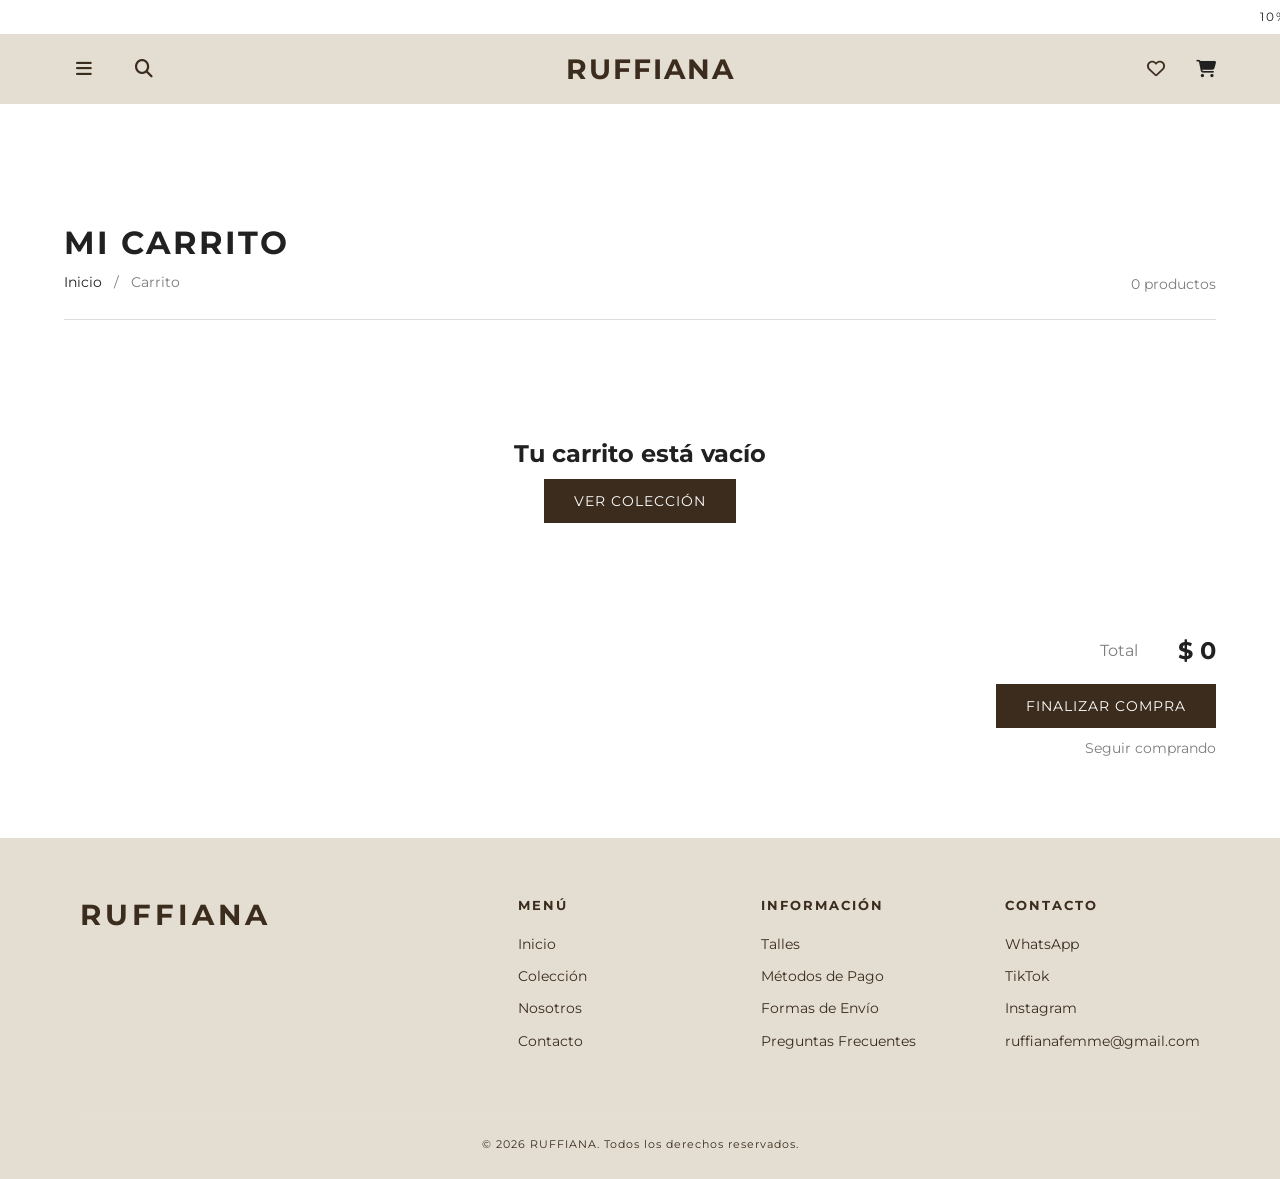
<file: pages/carrito.html>
<!DOCTYPE html>
<html lang="es">

<head>

    <meta charset="UTF-8">

    <meta
        name="viewport"
        content="width=device-width, initial-scale=1.0"
    >

    <title>Carrito | RUFFIANA</title>
    <link rel="icon" type="logo" href="https://media.discordapp.net/attachments/1369088341806682162/1549955371035267073/perfil3.png?ex=6aac93ed&is=6aab426d&hm=20d282a0bd9e2254ed91b00e723239c7509928349552ae250d4722e37c009782&=&format=webp&quality=lossless&width=768&height=679">



    <link
        rel="stylesheet"
        href="../css/style.css"
    >
    
    <link
        rel="stylesheet"
        href="../css/header.css"
    >

    <link
        rel="stylesheet"
        href="../css/products.css"
    >

    <link
        rel="stylesheet"
        href="../css/cart.css"
    >

    <link
        rel="stylesheet"
        href="../css/responsive.css"
    >


    <link
        rel="stylesheet"
        href="https://cdnjs.cloudflare.com/ajax/libs/font-awesome/6.5.0/css/all.min.css"
    >

</head>


<body>


    <!-- =====================================================
    HEADER
    ====================================================== -->

    <header class="header">


        <!-- Barra de anuncio -->

        <div class="adbar">

            <p>
                10% OFF EN TRANSFERENCIA //
                ENVÍO GRATIS A TODO EL PAÍS EN COMPRAS
                SUPERIORES A $120.000 //
            </p>

        </div>


        <!-- Navegación -->

        <nav class="navbar">

            <div class="nav-items-container">


                <!-- Navegación izquierda -->

                <div class="nav-left">

                    <button
                        type="button"
                        id="hamburger-icon"
                        aria-label="Abrir menú"
                        aria-expanded="false"
                        aria-controls="mobile-navigation"
                    >
                        <i class="fa-solid fa-bars"></i>
                    </button>


                    <button
                        type="button"
                        class="search-button"
                        aria-label="Buscar"
                    >
                        <i class="fa-solid fa-magnifying-glass"></i>
                    </button>

                </div>


                <!-- Logo -->

                <a
                    href="../index.html"
                    class="nav-logo"
                    aria-label="RUFFIANA - Inicio"
                >
                    RUFFIANA
                </a>


                <!-- Navegación derecha -->

                <div class="nav-right">

                    <button
                        type="button"
                        class="favorites-button"
                        aria-label="Favoritos"
                    >
                        <i class="fa-regular fa-heart"></i>
                    </button>


                <a
                    href="./carrito.html"
                    class="cart-button"
                    aria-label="Carrito"
                >
                    <i class="fa-solid fa-cart-shopping"></i>
                </a>

                </div>

            </div>


            <!-- Menú mobile -->

            <div
                class="mobile-nav"
                id="mobile-nav"
            >

                <ul class="mobile-nav-list">

                    <li>
                        <a href="../index.html">
                            INICIO
                        </a>
                    </li>

                    <li>
                        <a href="./coleccion.html">
                            COLECCIÓN
                        </a>
                    </li>

                    <li>
                        <a href="./nosotros.html">
                            NOSOTROS
                        </a>
                    </li>

                    <li>
                        <a href="./contacto.html">
                            CONTACTO
                        </a>
                    </li>

                </ul>

            </div>

        </nav>

    </header>


<!-- =====================================================
CARRITO
===================================================== -->

<main class="cart-page">


    <header class="cart-header">

        <h1>
            MI CARRITO
        </h1>

        <p>
            <a href="../index.html">
                Inicio
            </a>

            <span>/</span>

            Carrito
        </p>

        <span
            id="cart-count"
            class="cart-count"
        >
            0 productos
        </span>

    </header>


    <!-- Productos -->

    <section class="cart-products-section">

        <ul
            id="cart-products"
            class="cart-products"
        >
        </ul>

    </section>


    <!-- Resumen -->

    <section class="cart-summary">


        <div class="cart-total">

            <span>
                Total
            </span>

            <strong id="cart-total">
                $0
            </strong>

        </div>


        <a
            href="./checkout.html"
            class="checkout-button"
        >
            FINALIZAR COMPRA
        </a>


        <a
            href="./coleccion.html"
            class="continue-shopping"
        >

            Seguir comprando

        </a>


    </section>


</main>


<!-- =====================================================
    FOOTER
    ====================================================== -->

    <footer class="footer">

        <div class="footer-content">


            <!-- Marca -->

            <div class="footer-brand">

                <h2>
                    RUFFIANA
                </h2>

            </div>


            <!-- Menú -->

            <nav
                class="footer-links"
                aria-label="Menú del footer"
            >

                <h3>
                    MENÚ
                </h3>

                <a href="../index.html">
                    Inicio
                </a>

                <a href="./coleccion.html">
                    Colección
                </a>

                <a href="./nosotros.html">
                    Nosotros
                </a>

                <a href="./contacto.html">
                    Contacto
                </a>

            </nav>


            <!-- Información -->

            <nav
                class="footer-links"
                aria-label="Información"
            >

                <h3>
                    INFORMACIÓN
                </h3>

                <a href="./talles.html">
                    Talles
                </a>

                <a href="./preguntas-frecuentes.html?faq=pago">
                    Métodos de Pago
                </a>

                <a href="./preguntas-frecuentes.html?faq=envio">
                    Formas de Envío
                </a>

                <a href="./preguntas-frecuentes.html">
                    Preguntas Frecuentes
                </a>

            </nav>


            <!-- Contacto -->

            <div class="footer-contact">

                <h3>
                    CONTACTO
                </h3>

                <a href="https://wa.me/5491165557412">
                    WhatsApp
                </a>

                <a
                    href="https://www.tiktok.com/@ruffianaboutique"
                    target="_blank"
                    rel="noopener noreferrer"
                >
                    TikTok
                </a>

                <a
                    href="https://www.instagram.com/ruffiana.boutique/"
                    target="_blank"
                    rel="noopener noreferrer"
                >
                    Instagram
                </a>

                <a href="mailto:ruffianafemme@gmail.com">
                    ruffianafemme@gmail.com
                </a>

            </div>


        </div>


        <!-- Copyright -->

        <div class="footer-bottom">

            <p>
                © 2026 RUFFIANA. Todos los derechos reservados.
            </p>

        </div>

    </footer>





<!-- =====================================================
SCRIPTS
===================================================== -->

<script src="../js/menu.js"></script>

<script src="../js/cart.js"></script>


</body>

</html>
</file>
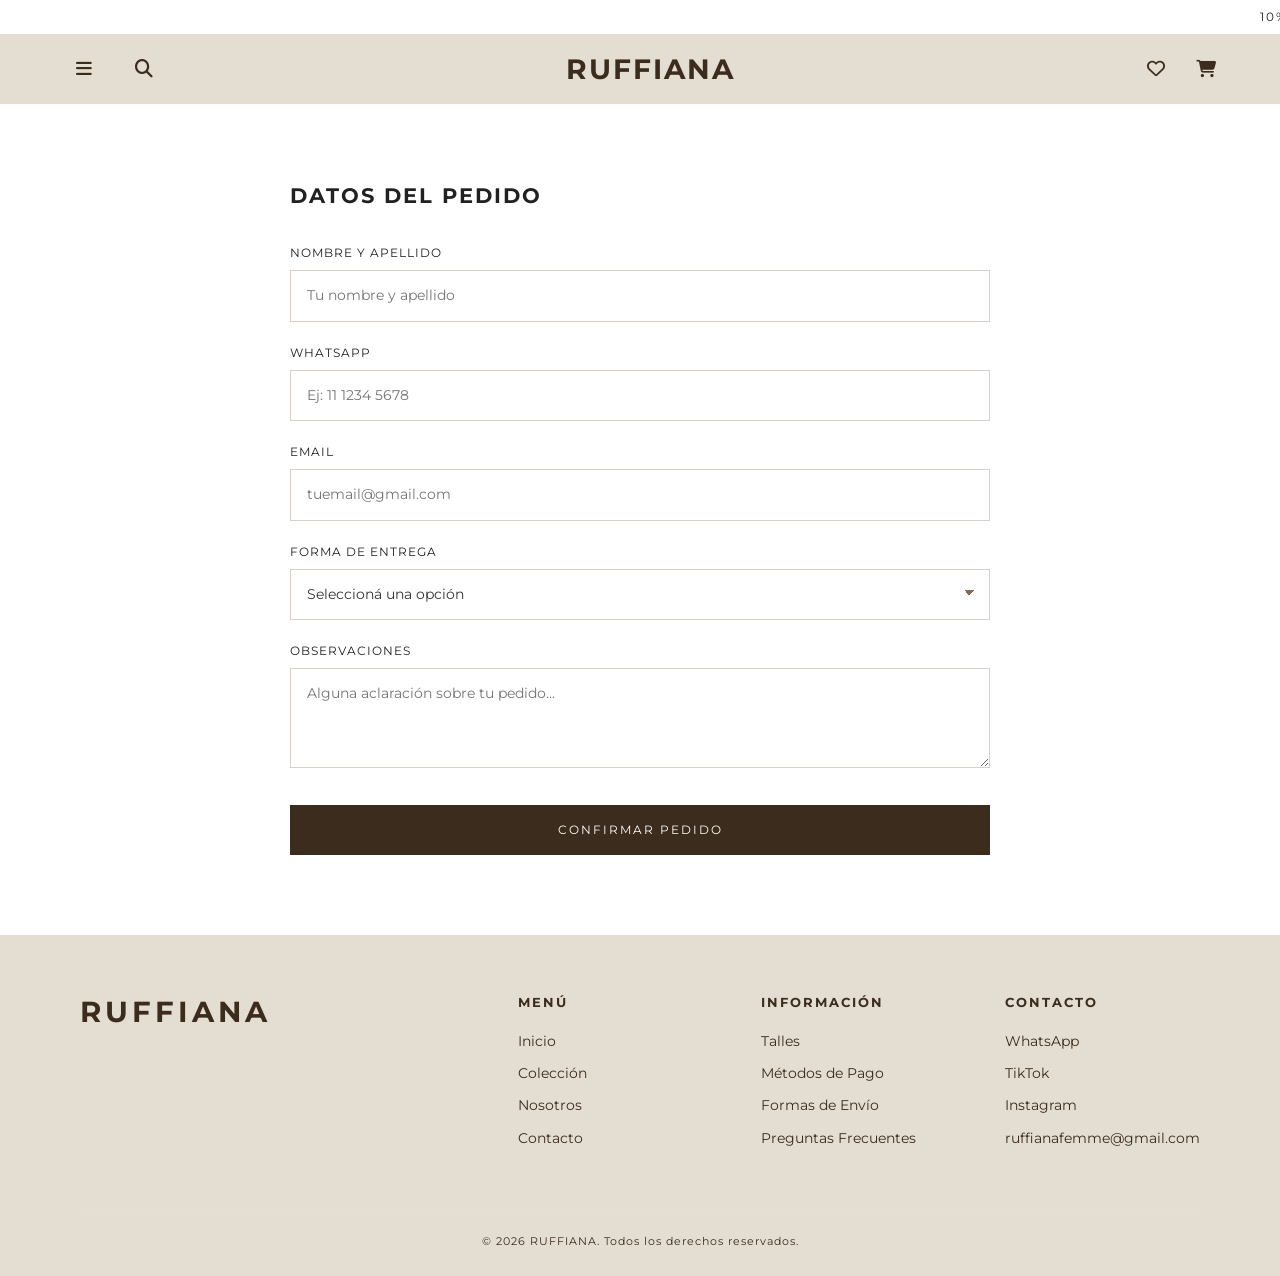
<file: pages/checkout.html>
<!DOCTYPE html>
<html lang="en">
<head>
    <meta charset="UTF-8">
    <meta name="viewport" content="width=device-width, initial-scale=1.0">
    <title>Document</title>
    <link rel="icon" type="logo" href="https://media.discordapp.net/attachments/1369088341806682162/1549955371035267073/perfil3.png?ex=6aac93ed&is=6aab426d&hm=20d282a0bd9e2254ed91b00e723239c7509928349552ae250d4722e37c009782&=&format=webp&quality=lossless&width=768&height=679">


    <!-- Google Fonts -->
    <link rel="preconnect" href="https://fonts.googleapis.com">
    <link rel="preconnect" href="https://fonts.gstatic.com" crossorigin>

    <link
        href="https://fonts.googleapis.com/css2?family=Montserrat:wght@400;500;600;700&display=swap"
        rel="stylesheet"
    >


    <!-- Font Awesome -->
    <link
        rel="stylesheet"
        href="https://cdnjs.cloudflare.com/ajax/libs/font-awesome/6.5.0/css/all.min.css"
    >


    <!-- CSS -->
    <link rel="stylesheet" href="../css/style.css">
    <link rel="stylesheet" href="../css/header.css">
    <link rel="stylesheet" href="../css/hero.css">
    <link rel="stylesheet" href="../css/products.css">
    <link rel="stylesheet" href="../css/footer.css">
    <link rel="stylesheet" href="../css/responsive.css">
    <link rel="stylesheet" href="../css/checkout.css">


</head>


<body>


    <!-- =====================================================
    HEADER
    ====================================================== -->

    <header class="header">


        <!-- Barra de anuncio -->

        <div class="adbar">

            <p>
                10% OFF EN TRANSFERENCIA //
                ENVÍO GRATIS A TODO EL PAÍS EN COMPRAS
                SUPERIORES A $120.000 //
            </p>

        </div>


        <!-- Navegación -->

        <nav class="navbar">

            <div class="nav-items-container">


                <!-- Navegación izquierda -->

                <div class="nav-left">

                    <button
                        type="button"
                        id="hamburger-icon"
                        aria-label="Abrir menú"
                        aria-expanded="false"
                        aria-controls="mobile-navigation"
                    >
                        <i class="fa-solid fa-bars"></i>
                    </button>


                    <button
                        type="button"
                        class="search-button"
                        aria-label="Buscar"
                    >
                        <i class="fa-solid fa-magnifying-glass"></i>
                    </button>

                </div>


                <!-- Logo -->

                <a
                    href="../index.html"
                    class="nav-logo"
                    aria-label="RUFFIANA - Inicio"
                >
                    RUFFIANA
                </a>


                <!-- Navegación derecha -->

                <div class="nav-right">

                    <button
                        type="button"
                        class="favorites-button"
                        aria-label="Favoritos"
                    >
                        <i class="fa-regular fa-heart"></i>
                    </button>


                <a
                    href="./carrito.html"
                    class="cart-button"
                    aria-label="Carrito"
                >
                    <i class="fa-solid fa-cart-shopping"></i>
                </a>

                </div>

            </div>


            <!-- Menú mobile -->

            <div
                class="mobile-nav"
                id="mobile-nav"
            >

                <ul class="mobile-nav-list">

                    <li>
                        <a href="../index.html">
                            INICIO
                        </a>
                    </li>

                    <li>
                        <a href="./coleccion.html">
                            COLECCIÓN
                        </a>
                    </li>

                    <li>
                        <a href="./nosotros.html">
                            NOSOTROS
                        </a>
                    </li>

                    <li>
                        <a href="./contacto.html">
                            CONTACTO
                        </a>
                    </li>

                </ul>

            </div>

        </nav>

    </header>

<!-- ===================================================== CHECKOUT ====================================================== --> 

<section class="checkout-form">

    <h2>
        DATOS DEL PEDIDO
    </h2>

    <form id="checkout-form">

        <!-- =================================================
             DATOS DEL CLIENTE
        ================================================== -->

        <!-- Nombre -->

        <div class="form-group">

            <label for="customer-name">
                Nombre y apellido
            </label>

            <input
                type="text"
                id="customer-name"
                name="customerName"
                placeholder="Tu nombre y apellido"
                required
            >

        </div>


        <!-- WhatsApp -->

        <div class="form-group">

            <label for="customer-phone">
                WhatsApp
            </label>

            <input
                type="tel"
                id="customer-phone"
                name="customerPhone"
                placeholder="Ej: 11 1234 5678"
                required
            >

        </div>


        <!-- Email -->

        <div class="form-group">

            <label for="customer-email">
                Email
            </label>

            <input
                type="email"
                id="customer-email"
                name="customerEmail"
                placeholder="tuemail@gmail.com"
                required
            >

        </div>


        <!-- =================================================
             FORMA DE ENTREGA
        ================================================== -->

        <div class="form-group">

            <label for="shipping-method">
                Forma de entrega
            </label>

            <select
                id="shipping-method"
                name="shippingMethod"
                required
            >

                <option value="">
                    Seleccioná una opción
                </option>

                <option value="envio">
                    Envío a domicilio
                </option>

                <option value="retiro">
                    Retiro en showroom
                </option>

            </select>

        </div>


        <!-- =================================================
             DATOS DE ENVÍO
        ================================================== -->

        <div
            id="shipping-fields"
            hidden
        >


            <!-- =================
                 PROVINCIA
            ================== -->

            <div class="form-group">

                <label for="customer-province">
                    Provincia
                </label>

                <select
                    id="customer-province"
                    name="customerProvince"
                >

                    <option value="">
                        Seleccioná una provincia
                    </option>

                </select>

            </div>


            <!-- =================
                 LOCALIDAD BUENOS AIRES
            ================== -->

            <div
                class="form-group"
                id="city-group"
                hidden
            >

                <label for="customer-city">
                    Localidad
                </label>

                <select
                    id="customer-city"
                    name="customerCity"
                >

                    <option value="">
                        Seleccioná una localidad
                    </option>

                </select>

            </div>


            <!-- =================
                 LOCALIDAD OTRAS PROVINCIAS
            ================== -->

            <div
                class="form-group"
                id="other-city-group"
                hidden
            >

                <label for="customer-city-other">
                    Localidad
                </label>

                <input
                    type="text"
                    id="customer-city-other"
                    name="customerCityOther"
                    placeholder="Ingresá tu localidad"
                >

            </div>


            <!-- =================
                 EMPRESA DE ENVÍO
            ================== -->

            <div
                class="form-group"
                id="carrier-group"
                hidden
            >

                <label for="shipping-carrier">
                    Empresa de envío
                </label>

                <select
                    id="shipping-carrier"
                    name="shippingCarrier"
                >

                    <option value="">
                        Seleccioná una opción
                    </option>

                    <option value="correo-argentino">
                        Correo Argentino
                    </option>

                    <option value="via-cargo">
                        Vía Cargo
                    </option>

                </select>

            </div>


            <!-- =================
                 RESUMEN DE ENVÍO
            ================== -->

            <div
                id="shipping-summary"
                hidden
            >

                <span id="shipping-summary-label"></span>

                <strong id="shipping-summary-price"></strong>

            </div>


            <!-- =================
                 DIRECCIÓN
            ================== -->

            <div class="form-group">

                <label for="customer-address">
                    Dirección
                </label>

                <input
                    type="text"
                    id="customer-address"
                    name="customerAddress"
                    placeholder="Calle y número"
                >

            </div>


            <!-- =================
                 CÓDIGO POSTAL
            ================== -->

            <div class="form-group">

                <label for="customer-postal-code">
                    Código postal
                </label>

                <input
                    type="text"
                    id="customer-postal-code"
                    name="customerPostalCode"
                    placeholder="Ej: 1824"
                >

            </div>


        </div>


        <!-- =================================================
             OBSERVACIONES
        ================================================== -->

        <div class="form-group">

            <label for="customer-notes">
                Observaciones
            </label>

            <textarea
                id="customer-notes"
                name="customerNotes"
                placeholder="Alguna aclaración sobre tu pedido..."
            ></textarea>

        </div>


        <!-- =================================================
             BOTÓN
        ================================================== -->

        <button
            type="submit"
            class="checkout-button"
        >
            CONFIRMAR PEDIDO
        </button>


    </form>

</section>

<!-- =====================================================
    FOOTER
    ====================================================== -->

    <footer class="footer">

        <div class="footer-content">


            <!-- Marca -->

            <div class="footer-brand">

                <h2>
                    RUFFIANA
                </h2>

            </div>


            <!-- Menú -->

            <nav
                class="footer-links"
                aria-label="Menú del footer"
            >

                <h3>
                    MENÚ
                </h3>

                <a href="../index.html">
                    Inicio
                </a>

                <a href="./coleccion.html">
                    Colección
                </a>

                <a href="./nosotros.html">
                    Nosotros
                </a>

                <a href="./contacto.html">
                    Contacto
                </a>

            </nav>


            <!-- Información -->

            <nav
                class="footer-links"
                aria-label="Información"
            >

                <h3>
                    INFORMACIÓN
                </h3>

                <a href="./talles.html">
                    Talles
                </a>

                <a href="./preguntas-frecuentes.html?faq=pago">
                    Métodos de Pago
                </a>

                <a href="./preguntas-frecuentes.html?faq=envio">
                    Formas de Envío
                </a>

                <a href="./preguntas-frecuentes.html">
                    Preguntas Frecuentes
                </a>

            </nav>


            <!-- Contacto -->

            <div class="footer-contact">

                <h3>
                    CONTACTO
                </h3>

                <a href="https://wa.me/5491165557412">
                    WhatsApp
                </a>

                <a
                    href="https://www.tiktok.com/@ruffianaboutique"
                    target="_blank"
                    rel="noopener noreferrer"
                >
                    TikTok
                </a>

                <a
                    href="https://www.instagram.com/ruffiana.boutique/"
                    target="_blank"
                    rel="noopener noreferrer"
                >
                    Instagram
                </a>

                <a href="mailto:ruffianafemme@gmail.com">
                    ruffianafemme@gmail.com
                </a>

            </div>


        </div>


        <!-- Copyright -->

        <div class="footer-bottom">

            <p>
                © 2026 RUFFIANA. Todos los derechos reservados.
            </p>

        </div>

    </footer>



<!-- ================= SCRIPTS ================= -->

<script src="../js/menu.js"></script>

<script src="../js/datos/provincias.js"></script>
<script src="../js/datos/localidades-envio.js"></script>
<script src="../js/checkout.js"></script>
<script src="../js/cart.js"></script>

<script src="../js/buscador.js"></script>
<script src="../js/productos.js"></script>
<script src="../js/coleccion.js"></script>




</body>

</html>
</body>
</html>
</file>
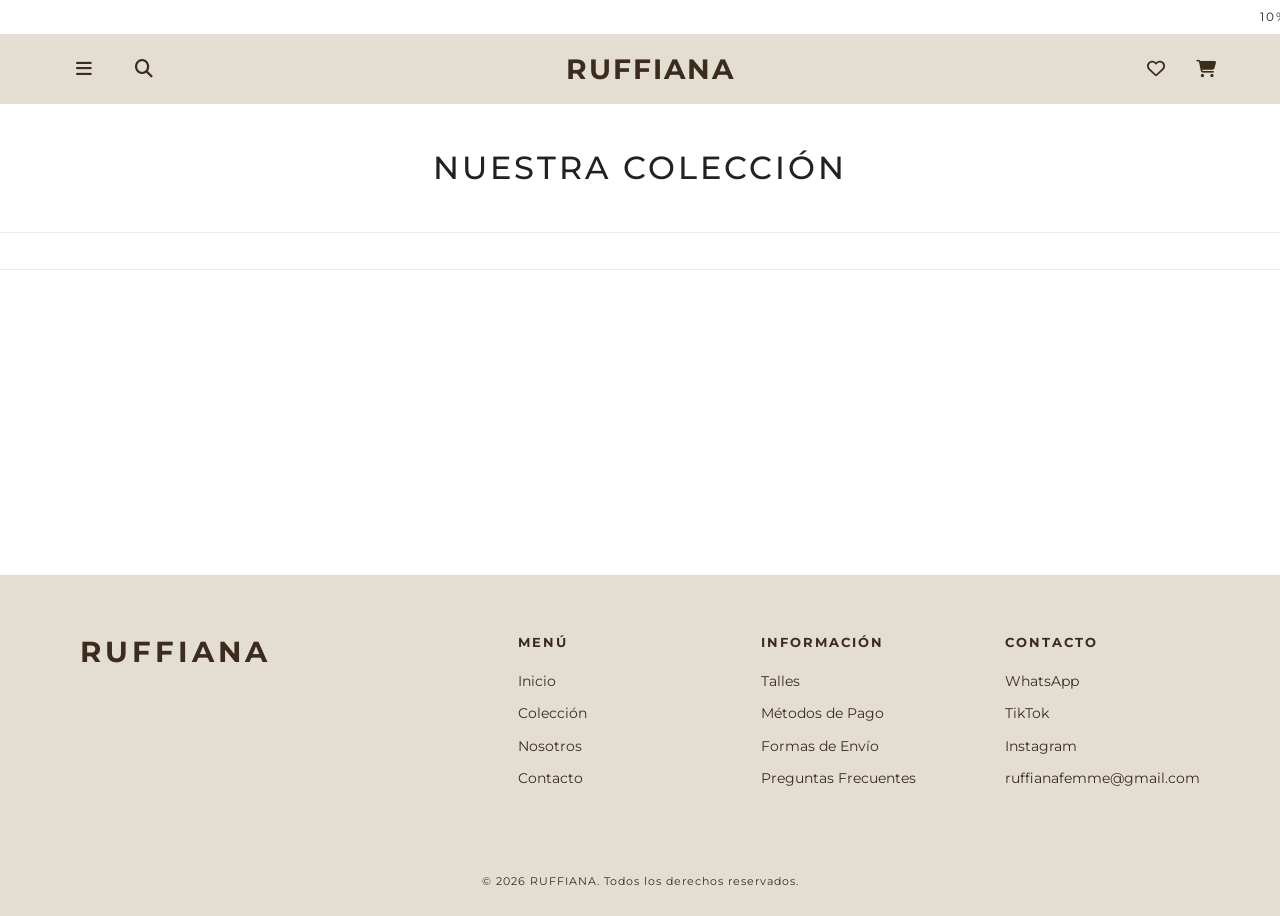
<file: pages/coleccion.html>
<!DOCTYPE html>

<html lang="es">

<head>

    <meta charset="UTF-8">

    <meta
        name="viewport"
        content="width=device-width, initial-scale=1.0"
    >

    <title>Colección | RUFFIANA</title>
    <link rel="icon" type="logo" href="https://media.discordapp.net/attachments/1369088341806682162/1549955371035267073/perfil3.png?ex=6aac93ed&is=6aab426d&hm=20d282a0bd9e2254ed91b00e723239c7509928349552ae250d4722e37c009782&=&format=webp&quality=lossless&width=768&height=679">


        <!-- CSS -->
    <link
        rel="stylesheet"
        href="../css/style.css"
    >

    <link
        rel="stylesheet"
        href="../css/products.css"
    >

    <link
        rel="stylesheet"
        href="../css/coleccion.css"
    >    

    <link
        rel="stylesheet"
        href="../css/responsive.css"
    >


    <link
        rel="stylesheet"
        href="https://cdnjs.cloudflare.com/ajax/libs/font-awesome/6.5.0/css/all.min.css"
    >

</head>


<body>


    <!-- =====================================================
    HEADER
    ====================================================== -->

    <header class="header">


        <!-- Barra de anuncio -->

        <div class="adbar">

            <p>
                10% OFF EN TRANSFERENCIA //
                ENVÍO GRATIS A TODO EL PAÍS EN COMPRAS
                SUPERIORES A $120.000 //
            </p>

        </div>


        <!-- Navegación -->

        <nav class="navbar">

            <div class="nav-items-container">


                <!-- Navegación izquierda -->

                <div class="nav-left">

                    <button
                        type="button"
                        id="hamburger-icon"
                        aria-label="Abrir menú"
                        aria-expanded="false"
                        aria-controls="mobile-navigation"
                    >
                        <i class="fa-solid fa-bars"></i>
                    </button>


                    <button
                        type="button"
                        class="search-button"
                        aria-label="Buscar"
                    >
                        <i class="fa-solid fa-magnifying-glass"></i>
                    </button>

                </div>


                <!-- Logo -->

                <a
                    href="../index.html"
                    class="nav-logo"
                    aria-label="RUFFIANA - Inicio"
                >
                    RUFFIANA
                </a>


                <!-- Navegación derecha -->

                <div class="nav-right">

                    <button
                        type="button"
                        class="favorites-button"
                        aria-label="Favoritos"
                    >
                        <i class="fa-regular fa-heart"></i>
                    </button>


                <a
                    href="./carrito.html"
                    class="cart-button"
                    aria-label="Carrito"
                >
                    <i class="fa-solid fa-cart-shopping"></i>
                </a>

                </div>

            </div>


            <!-- Menú mobile -->

            <div
                class="mobile-nav"
                id="mobile-nav"
            >

                <ul class="mobile-nav-list">

                    <li>
                        <a href="../index.html">
                            INICIO
                        </a>
                    </li>

                    <li>
                        <a href="./coleccion.html">
                            COLECCIÓN
                        </a>
                    </li>

                    <li>
                        <a href="./nosotros.html">
                            NOSOTROS
                        </a>
                    </li>

                    <li>
                        <a href="./contacto.html">
                            CONTACTO
                        </a>
                    </li>

                </ul>

            </div>

        </nav>

    </header>


    <!-- ================= COLECCIÓN ================= -->

    <main>

        <div class="collection-header">

    <h1 id="collection-title">
        NUESTRA COLECCIÓN
    </h1>

</div>


<!-- ================= CATEGORÍAS ================= -->

<nav
    class="collection-categories"
    aria-label="Categorías de productos"
    id="collection-categories"
>
    <!-- Las categorías se generan automáticamente desde Google Sheets -->
</nav>


<!-- ================= RESULTADOS ================= -->

<div class="collection-toolbar">

    <p
        class="collection-results"
        id="collection-results"
    ></p>

</div>


<!-- ================= PRODUCTOS ================= -->

<section
    class="products-section"
    aria-label="Productos"
>

    <div
        class="products-grid"
        id="products-grid"
    >
        <!-- Los productos se cargarán desde Google Sheets -->
    </div>

</section>


<!-- ================= PAGINACIÓN ================= -->

<nav
    class="collection-pagination"
    id="collection-pagination"
    aria-label="Páginas de productos"
>
</nav>

    </main>


    <!-- =====================================================
    FOOTER
    ====================================================== -->

    <footer class="footer">

        <div class="footer-content">


            <!-- Marca -->

            <div class="footer-brand">

                <h2>
                    RUFFIANA
                </h2>

            </div>


            <!-- Menú -->

            <nav
                class="footer-links"
                aria-label="Menú del footer"
            >

                <h3>
                    MENÚ
                </h3>

                <a href="../index.html">
                    Inicio
                </a>

                <a href="./coleccion.html">
                    Colección
                </a>

                <a href="./nosotros.html">
                    Nosotros
                </a>

                <a href="./contacto.html">
                    Contacto
                </a>

            </nav>


            <!-- Información -->

            <nav
                class="footer-links"
                aria-label="Información"
            >

                <h3>
                    INFORMACIÓN
                </h3>

                <a href="./talles.html">
                    Talles
                </a>

                <a href="./preguntas-frecuentes.html?faq=pago">
                    Métodos de Pago
                </a>

                <a href="./preguntas-frecuentes.html?faq=envio">
                    Formas de Envío
                </a>

                <a href="./preguntas-frecuentes.html">
                    Preguntas Frecuentes
                </a>

            </nav>


            <!-- Contacto -->

            <div class="footer-contact">

                <h3>
                    CONTACTO
                </h3>

                <a href="https://wa.me/5491165557412">
                    WhatsApp
                </a>

                <a
                    href="https://www.tiktok.com/@ruffianaboutique"
                    target="_blank"
                    rel="noopener noreferrer"
                >
                    TikTok
                </a>

                <a
                    href="https://www.instagram.com/ruffiana.boutique/"
                    target="_blank"
                    rel="noopener noreferrer"
                >
                    Instagram
                </a>

                <a href="mailto:ruffianafemme@gmail.com">
                    ruffianafemme@gmail.com
                </a>

            </div>


        </div>


        <!-- Copyright -->

        <div class="footer-bottom">

            <p>
                © 2026 RUFFIANA. Todos los derechos reservados.
            </p>

        </div>

    </footer>


    <!-- ================= SCRIPTS ================= -->
    <script src="../js/menu.js"></script>
    
    <script src="../js/cart.js"></script>
    
    <script src="../js/buscador.js"></script>
    
    <script src="../js/productos.js"></script>
    
    <script src="../js/productossaleoff.js"></script>
    
    <script src="../js/coleccion.js"></script>

</body>

</html>
</file>
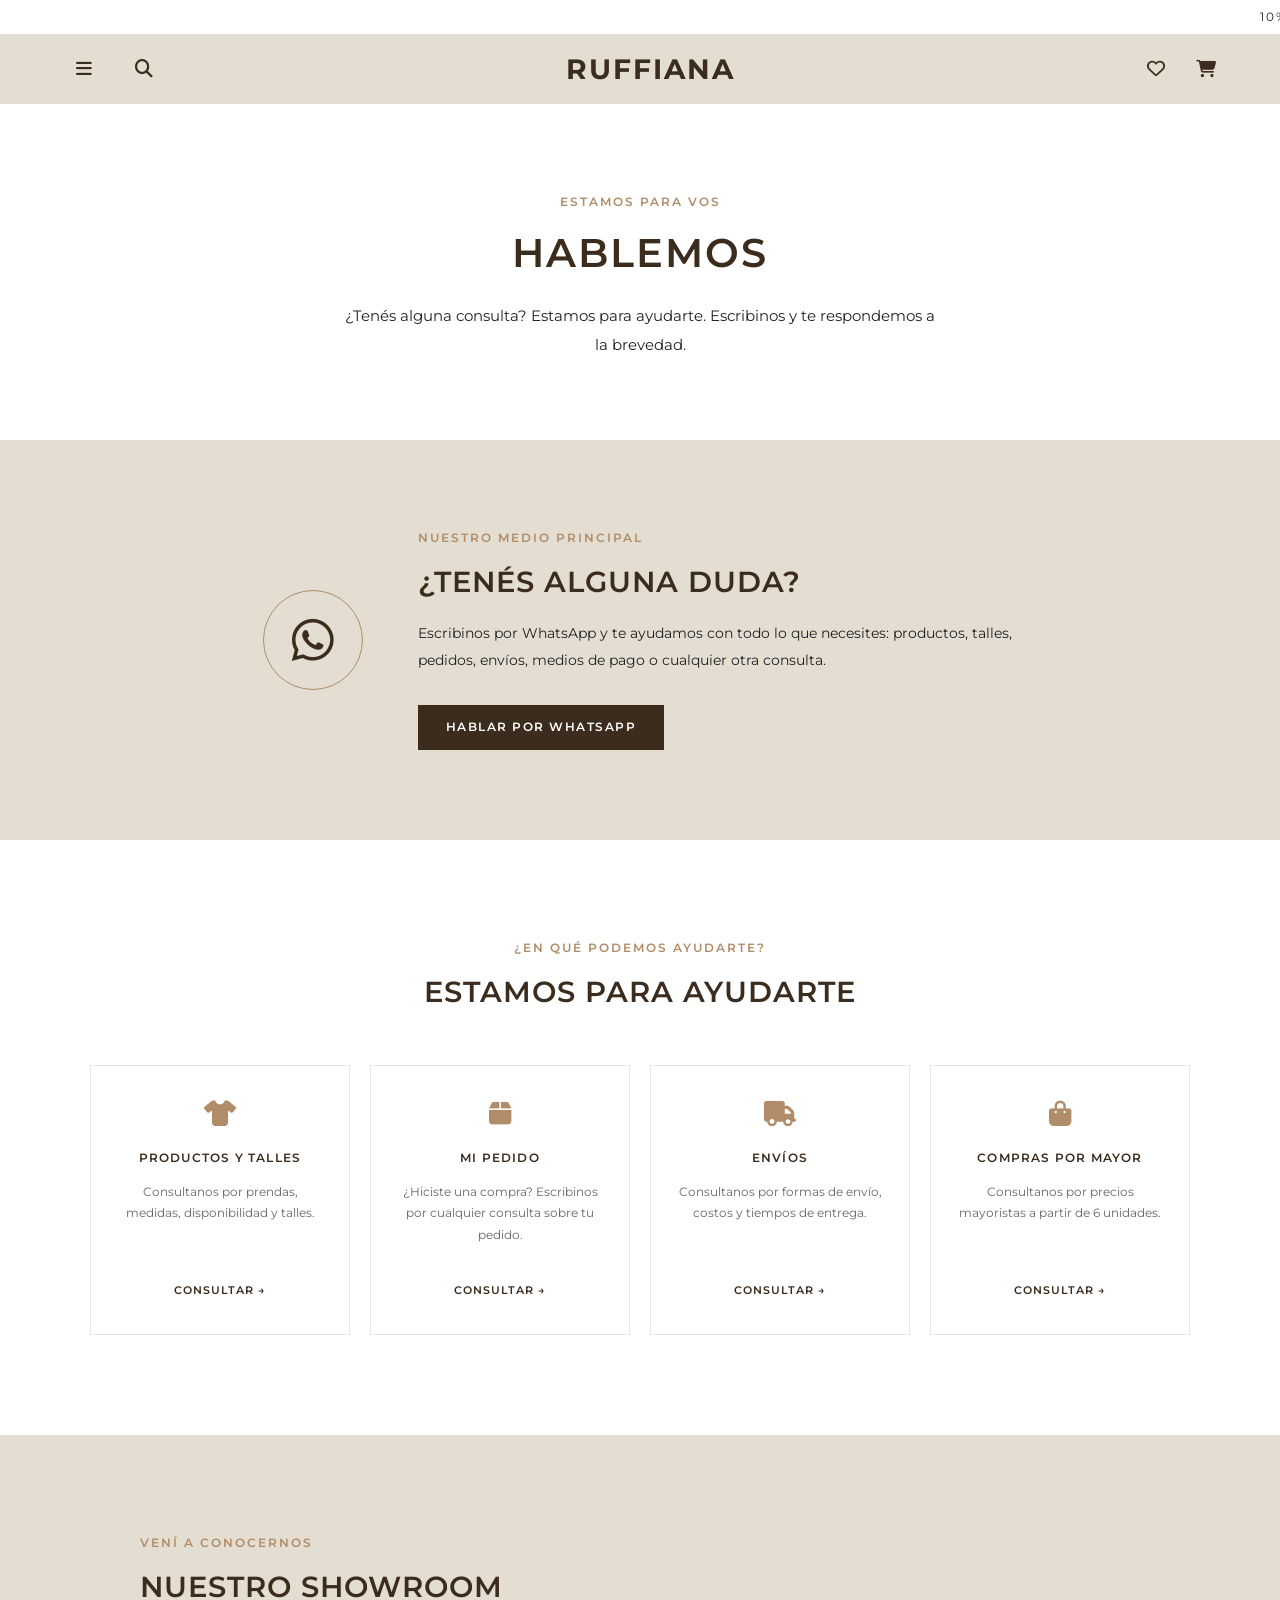
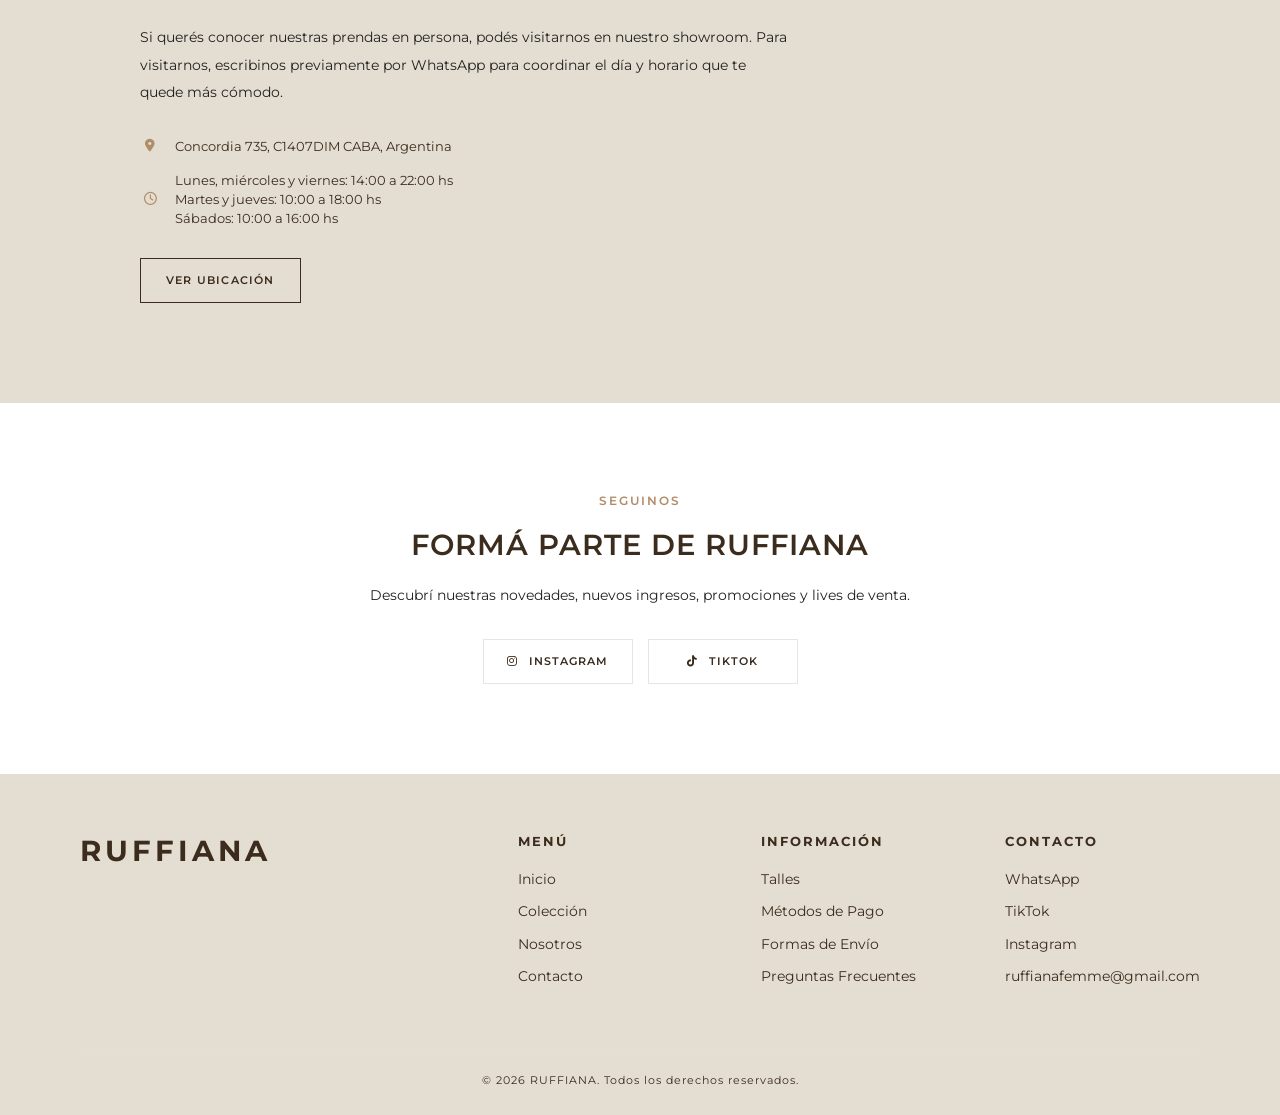
<file: pages/contacto.html>
<!DOCTYPE html>

<html lang="es">

<head>

    <meta charset="UTF-8">

    <meta
        name="viewport"
        content="width=device-width, initial-scale=1.0"
    >

    <title>Contacto | RUFFIANA</title>
    <link rel="icon" type="logo" href="https://media.discordapp.net/attachments/1369088341806682162/1549955371035267073/perfil3.png?ex=6aac93ed&is=6aab426d&hm=20d282a0bd9e2254ed91b00e723239c7509928349552ae250d4722e37c009782&=&format=webp&quality=lossless&width=768&height=679">



    <!-- ================= FONT AWESOME ================= -->

    <link
        rel="stylesheet"
        href="https://cdnjs.cloudflare.com/ajax/libs/font-awesome/6.5.0/css/all.min.css"
    >


    <!-- ================= CSS GENERAL ================= -->

    <link
        rel="stylesheet"
        href="../css/style.css"
    >


    <!-- ================= CSS CONTACTO ================= -->

    <link
        rel="stylesheet"
        href="../css/contacto.css"
    >

</head>


<body>

    <!-- =====================================================
    HEADER
    ====================================================== -->

    <header class="header">


        <!-- Barra de anuncio -->

        <div class="adbar">

            <p>
                10% OFF EN TRANSFERENCIA //
                ENVÍO GRATIS A TODO EL PAÍS EN COMPRAS
                SUPERIORES A $120.000 //
            </p>

        </div>


        <!-- Navegación -->

        <nav class="navbar">

            <div class="nav-items-container">


                <!-- Navegación izquierda -->

                <div class="nav-left">

                    <button
                        type="button"
                        id="hamburger-icon"
                        aria-label="Abrir menú"
                        aria-expanded="false"
                        aria-controls="mobile-navigation"
                    >
                        <i class="fa-solid fa-bars"></i>
                    </button>


                    <button
                        type="button"
                        class="search-button"
                        aria-label="Buscar"
                    >
                        <i class="fa-solid fa-magnifying-glass"></i>
                    </button>

                </div>


                <!-- Logo -->

                <a
                    href="../index.html"
                    class="nav-logo"
                    aria-label="RUFFIANA - Inicio"
                >
                    RUFFIANA
                </a>


                <!-- Navegación derecha -->

                <div class="nav-right">

                    <button
                        type="button"
                        class="favorites-button"
                        aria-label="Favoritos"
                    >
                        <i class="fa-regular fa-heart"></i>
                    </button>


                <a
                    href="./carrito.html"
                    class="cart-button"
                    aria-label="Carrito"
                >
                    <i class="fa-solid fa-cart-shopping"></i>
                </a>

                </div>

            </div>


            <!-- Menú mobile -->

            <div
                class="mobile-nav"
                id="mobile-nav"
            >

                <ul class="mobile-nav-list">

                    <li>
                        <a href="../index.html">
                            INICIO
                        </a>
                    </li>

                    <li>
                        <a href="./coleccion.html">
                            COLECCIÓN
                        </a>
                    </li>

                    <li>
                        <a href="./nosotros.html">
                            NOSOTROS
                        </a>
                    </li>

                    <li>
                        <a href="./contacto.html">
                            CONTACTO
                        </a>
                    </li>

                </ul>

            </div>

        </nav>

    </header>


    <!-- =====================================================
     CONTACTO
    ====================================================== -->

<main class="contacto">

    <!-- =====================================================
         HERO
    ====================================================== -->

    <section class="contacto-hero">

        <div class="contacto-hero-content">

            <span class="contacto-label">
                ESTAMOS PARA VOS
            </span>

            <h1>
                HABLEMOS
            </h1>

            <p>
                ¿Tenés alguna consulta? Estamos para ayudarte.
                Escribinos y te respondemos a la brevedad.
            </p>

        </div>

    </section>


    <!-- =====================================================
         WHATSAPP
    ====================================================== -->

    <section class="contacto-whatsapp">

        <div class="contacto-whatsapp-icon">
            <i class="fa-brands fa-whatsapp"></i>
        </div>

        <div class="contacto-whatsapp-content">

            <span class="contacto-label">
                NUESTRO MEDIO PRINCIPAL
            </span>

            <h2>
                ¿TENÉS ALGUNA DUDA?
            </h2>

            <p>
                Escribinos por WhatsApp y te ayudamos con todo lo
                que necesites: productos, talles, pedidos, envíos,
                medios de pago o cualquier otra consulta.
            </p>

            <a
                href="https://wa.me/5491165557412?text=Hola%20Ruffiana%20%F0%9F%A4%8E%20Queria%20hacer%20una%20consulta."
                class="contacto-whatsapp-button"
                target="_blank"
                rel="noopener noreferrer"
            >
                HABLAR POR WHATSAPP
            </a>

        </div>

    </section>


    <!-- =====================================================
         CONSULTAS
    ====================================================== -->

    <section class="contacto-consultas">

        <div class="contacto-section-title">

            <span class="contacto-label">
                ¿EN QUÉ PODEMOS AYUDARTE?
            </span>

            <h2>
                ESTAMOS PARA AYUDARTE
            </h2>

        </div>


        <div class="contacto-consultas-grid">

            <a
                href="https://wa.me/5491165557412?text=Hola%20Ruffiana%20%F0%9F%A4%8E%20Queria%20consultar%20por%20un%20producto."
                class="contacto-card"
                target="_blank"
                rel="noopener noreferrer"
            >

                <i class="fa-solid fa-shirt"></i>

                <h3>
                    PRODUCTOS Y TALLES
                </h3>

                <p>
                    Consultanos por prendas, medidas,
                    disponibilidad y talles.
                </p>

                <span>
                    CONSULTAR →
                </span>

            </a>


            <a
                href="https://wa.me/5491165557412?text=Hola%20Ruffiana%20%F0%9F%A4%8E%20Queria%20consultar%20por%20mi%20pedido."
                class="contacto-card"
                target="_blank"
                rel="noopener noreferrer"
            >

                <i class="fa-solid fa-box"></i>

                <h3>
                    MI PEDIDO
                </h3>

                <p>
                    ¿Hiciste una compra? Escribinos
                    por cualquier consulta sobre tu pedido.
                </p>

                <span>
                    CONSULTAR →
                </span>

            </a>


            <a
                href="https://wa.me/5491165557412?text=Hola%20Ruffiana%20%F0%9F%A4%8E%20Queria%20consultar%20por%20un%20metodo%20de%20envio."
                class="contacto-card"
                target="_blank"
                rel="noopener noreferrer"
            >

                <i class="fa-solid fa-truck"></i>

                <h3>
                    ENVÍOS
                </h3>

                <p>
                    Consultanos por formas de envío,
                    costos y tiempos de entrega.
                </p>

                <span>
                    CONSULTAR →
                </span>

            </a>


            <a
                href="https://wa.me/5491165557412?text=Hola%20Ruffiana%20%F0%9F%A4%8E%20Queria%20consultar%20por%20compras%20por%20mayor."
                class="contacto-card"
                target="_blank"
                rel="noopener noreferrer"
            >

                <i class="fa-solid fa-bag-shopping"></i>

                <h3>
                    COMPRAS POR MAYOR
                </h3>

                <p>
                    Consultanos por precios mayoristas
                    a partir de 6 unidades.
                </p>

                <span>
                    CONSULTAR →
                </span>

            </a>

        </div>

    </section>


    <!-- =====================================================
         SHOWROOM
    ====================================================== -->

    <section class="contacto-showroom">

        <div class="contacto-showroom-content">

            <div class="contacto-showroom-text">

                <span class="contacto-label">
                    VENÍ A CONOCERNOS
                </span>

                <h2>
                    NUESTRO SHOWROOM
                </h2>

                <p>
                    Si querés conocer nuestras prendas en persona,
                    podés visitarnos en nuestro showroom.

                    Para visitarnos, escribinos previamente por WhatsApp para coordinar el día y horario que te quede más cómodo.
                </p>

                <div class="contacto-showroom-info">

                    <div>
                        <i class="fa-solid fa-location-dot"></i>

                        <span>
                            Concordia 735, C1407DIM CABA, Argentina
                        </span>
                    </div>

                    <div>
                        <i class="fa-regular fa-clock"></i>

                        <span>
                                Lunes, miércoles y viernes: 14:00 a 22:00 hs<br>
                                Martes y jueves: 10:00 a 18:00 hs<br>
                                Sábados: 10:00 a 16:00 hs
                        </span>
                    </div>

                </div>

                <a
                    href="https://maps.app.goo.gl/jmXo6fE5dhtHPs4x9"
                    class="contacto-location-button"
                >
                    VER UBICACIÓN
                </a>

            </div>

        </div>

    </section>


    <!-- =====================================================
         REDES
    ====================================================== -->

    <section class="contacto-redes">

        <span class="contacto-label">
            SEGUINOS
        </span>

        <h2>
            FORMÁ PARTE DE RUFFIANA
        </h2>

        <p>
            Descubrí nuestras novedades, nuevos ingresos,
            promociones y lives de venta.
        </p>

        <div class="contacto-redes-links">

            <a
                href="https://www.instagram.com/ruffiana.boutique/"
                target="_blank"
                rel="noopener noreferrer"
            >
                <i class="fa-brands fa-instagram"></i>
                INSTAGRAM
            </a>

            <a
                href="https://www.tiktok.com/@ruffianaboutique"
                target="_blank"
                rel="noopener noreferrer"
            >
                <i class="fa-brands fa-tiktok"></i>
                TIKTOK
            </a>

        </div>

    </section>

</main>

    <!-- =====================================================
    FOOTER
    ====================================================== -->

    <footer class="footer">


        <div class="footer-content">


            <!-- Marca -->

            <div class="footer-brand">

                <h2>
                    RUFFIANA
                </h2>

            </div>


            <!-- Menú -->

            <nav
                class="footer-links"
                aria-label="Menú del footer"
            >

                <h3>
                    MENÚ
                </h3>

                <a href="../index.html">
                    Inicio
                </a>

                <a href="./coleccion.html">
                    Colección
                </a>

                <a href="./nosotros.html">
                    Nosotros
                </a>

                <a href="./contacto.html">
                    Contacto
                </a>

            </nav>


            <!-- Información -->

            <nav
                class="footer-links"
                aria-label="Información"
            >

                <h3>
                    INFORMACIÓN
                </h3>

                <a href="./talles.html">
                    Talles
                </a>

                <a href="./preguntas-frecuentes.html?faq=pago">
                    Métodos de Pago
                </a>

                <a href="./preguntas-frecuentes.html?faq=envio">
                    Formas de Envío
                </a>

                <a href="./preguntas-frecuentes.html">
                    Preguntas Frecuentes
                </a>

            </nav>


            <!-- Contacto -->

            <div class="footer-contact">

                <h3>
                    CONTACTO
                </h3>

                <a href="https://wa.me/5491165557412">
                    WhatsApp
                </a>

                <a
                    href="https://www.tiktok.com/@ruffianaboutique"
                    target="_blank"
                    rel="noopener noreferrer"
                >
                    TikTok
                </a>

                <a
                    href="https://www.instagram.com/ruffiana.boutique/"
                    target="_blank"
                    rel="noopener noreferrer"
                >
                    Instagram
                </a>

                <a href="mailto:ruffianafemme@gmail.com">
                    ruffianafemme@gmail.com
                </a>

            </div>


        </div>


        <!-- Copyright -->

        <div class="footer-bottom">

            <p>
                © 2026 RUFFIANA. Todos los derechos reservados.
            </p>

        </div>


    </footer>



    <!-- ================= SCRIPTS ================= -->

    <script src="../js/menu.js"></script>

    <script src="../js/cart.js"></script>

    <script src="../js/buscador.js"></script>


</body>

</html>
</file>
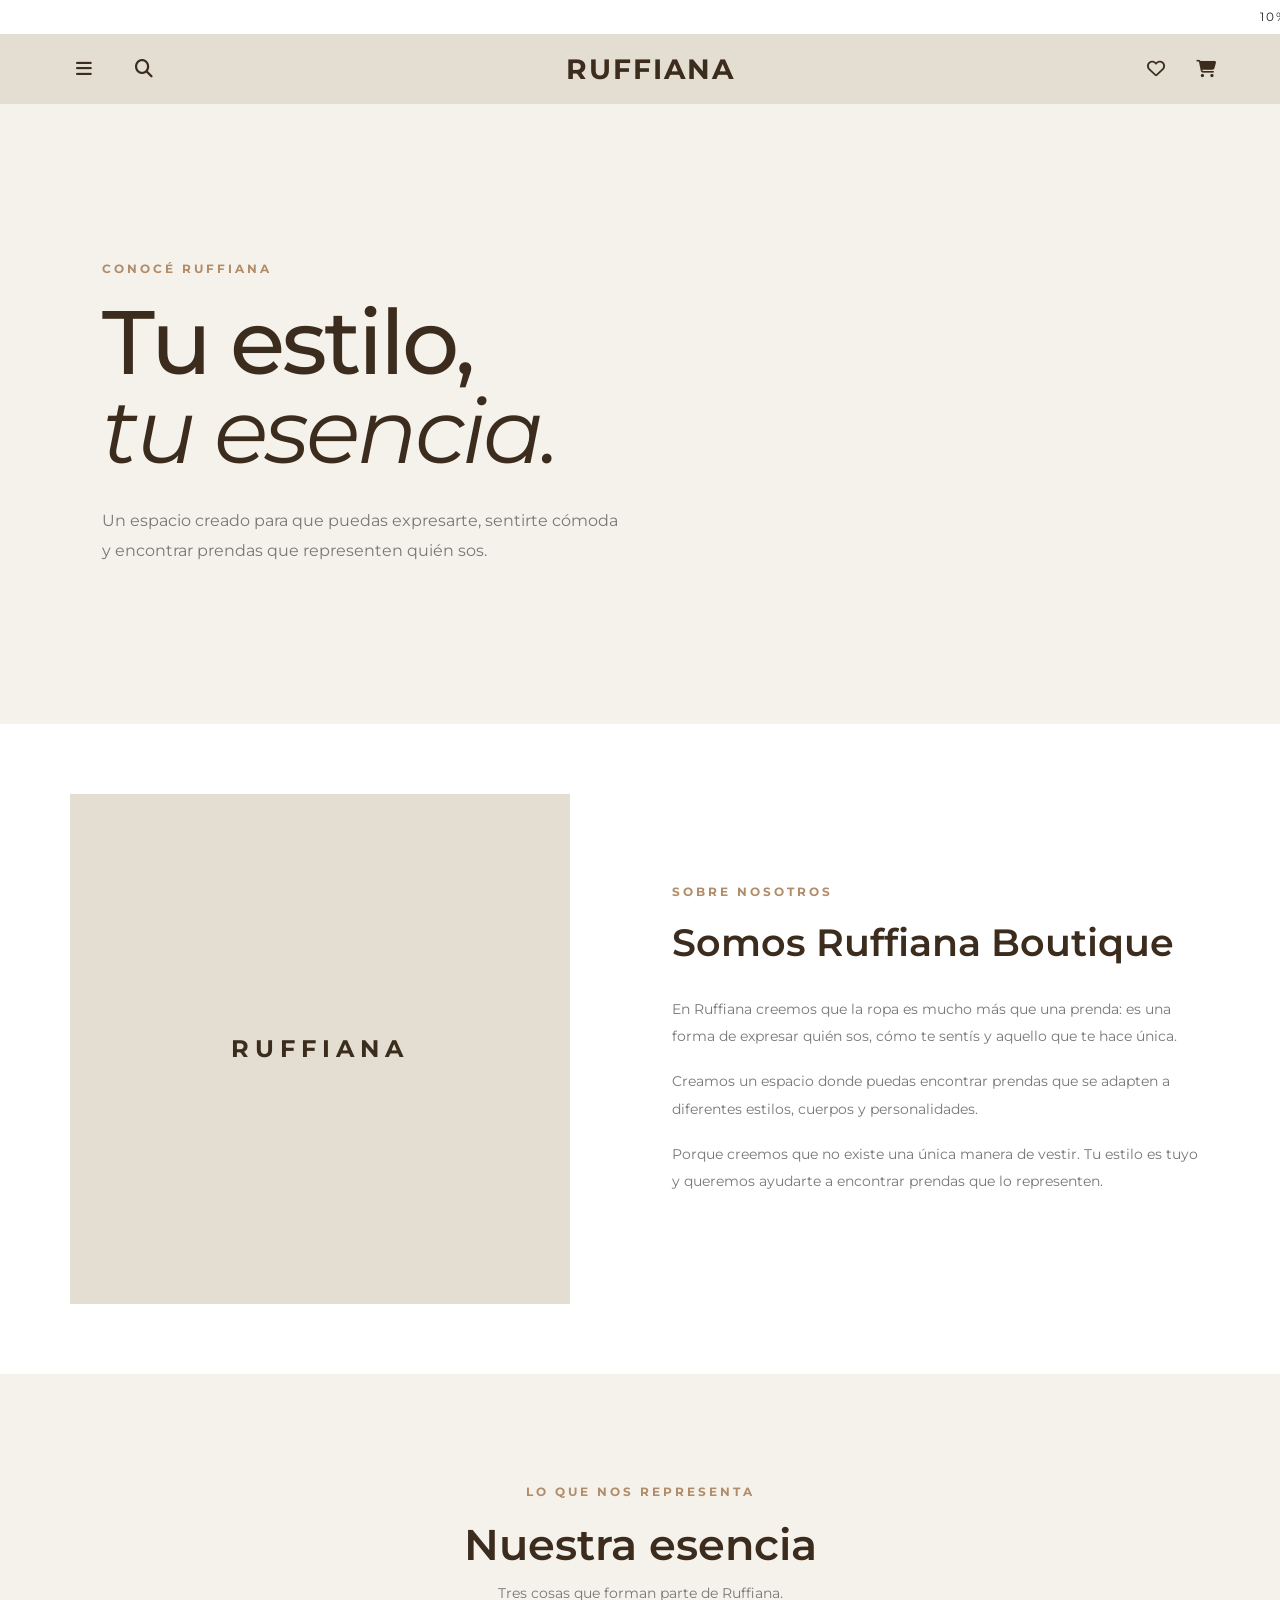
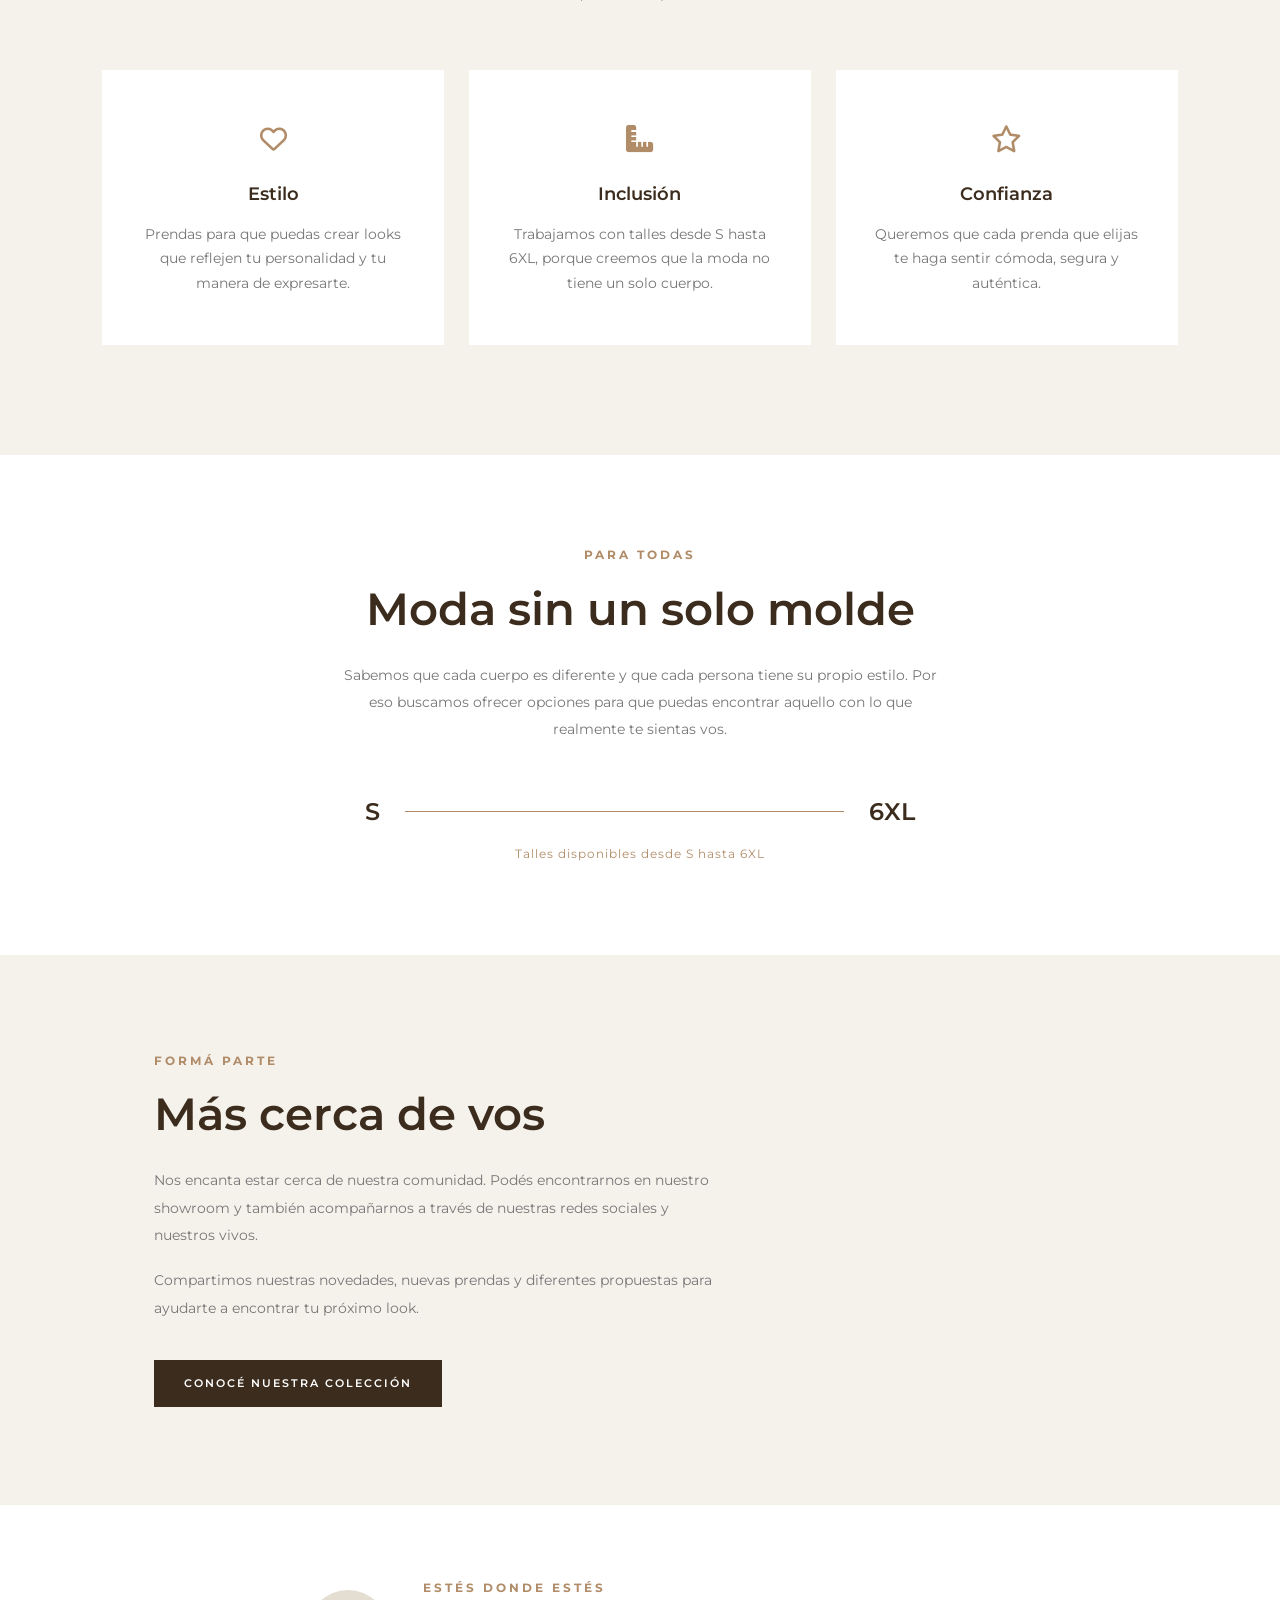
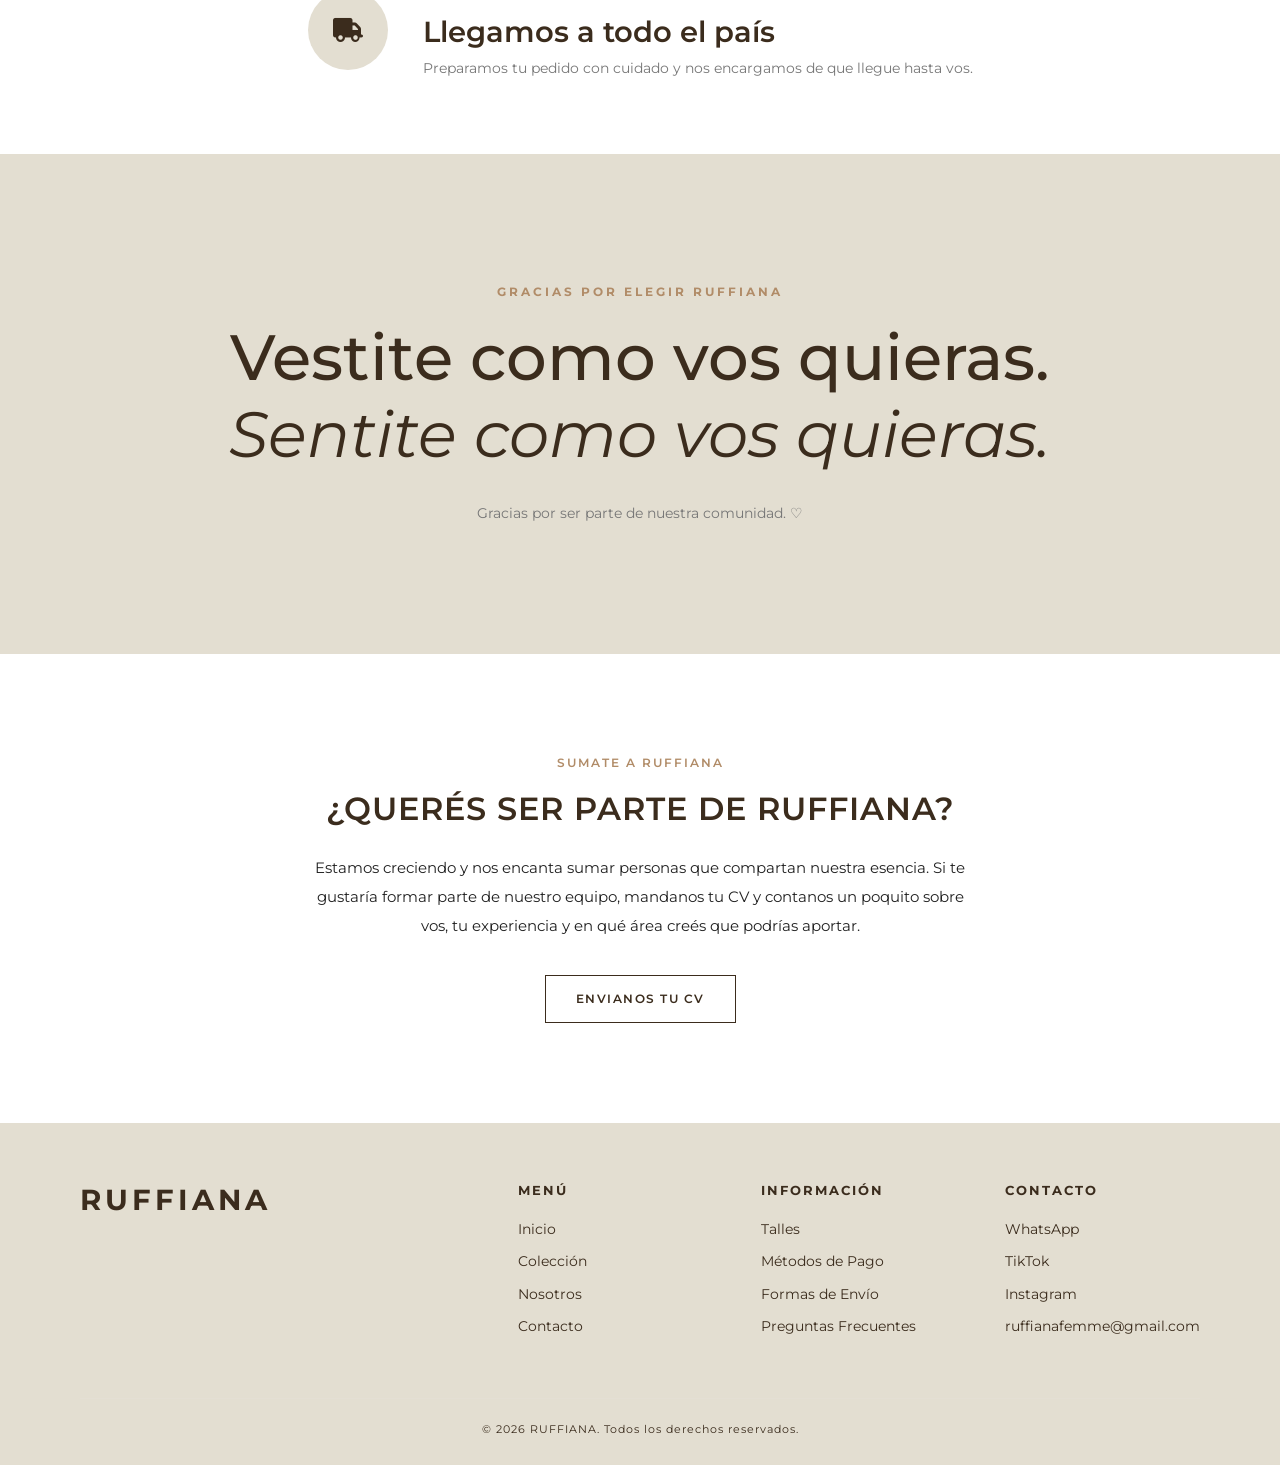
<file: pages/nosotros.html>
<!DOCTYPE html>

<html lang="es">

<head>

    <meta charset="UTF-8">

    <meta
        name="viewport"
        content="width=device-width, initial-scale=1.0"
    >

    <title>Nosotros | RUFFIANA</title>
    <link rel="icon" type="logo" href="https://media.discordapp.net/attachments/1369088341806682162/1549955371035267073/perfil3.png?ex=6aac93ed&is=6aab426d&hm=20d282a0bd9e2254ed91b00e723239c7509928349552ae250d4722e37c009782&=&format=webp&quality=lossless&width=768&height=679">



    <!-- ================= FONT AWESOME ================= -->

    <link
        rel="stylesheet"
        href="https://cdnjs.cloudflare.com/ajax/libs/font-awesome/6.5.0/css/all.min.css"
    >


    <!-- ================= CSS GENERAL ================= -->

    <link
        rel="stylesheet"
        href="../css/style.css"
    >


    <!-- ================= CSS NOSOTROS ================= -->

    <link
        rel="stylesheet"
        href="../css/nosotros.css"
    >

</head>


<body>


    <!-- =====================================================
    HEADER
    ====================================================== -->

    <header class="header">


        <!-- Barra de anuncio -->

        <div class="adbar">

            <p>
                10% OFF EN TRANSFERENCIA //
                ENVÍO GRATIS A TODO EL PAÍS EN COMPRAS
                SUPERIORES A $120.000 //
            </p>

        </div>


        <!-- Navegación -->

        <nav class="navbar">

            <div class="nav-items-container">


                <!-- Navegación izquierda -->

                <div class="nav-left">

                    <button
                        type="button"
                        id="hamburger-icon"
                        aria-label="Abrir menú"
                        aria-expanded="false"
                        aria-controls="mobile-navigation"
                    >
                        <i class="fa-solid fa-bars"></i>
                    </button>


                    <button
                        type="button"
                        class="search-button"
                        aria-label="Buscar"
                    >
                        <i class="fa-solid fa-magnifying-glass"></i>
                    </button>

                </div>


                <!-- Logo -->

                <a
                    href="../index.html"
                    class="nav-logo"
                    aria-label="RUFFIANA - Inicio"
                >
                    RUFFIANA
                </a>


                <!-- Navegación derecha -->

                <div class="nav-right">

                    <button
                        type="button"
                        class="favorites-button"
                        aria-label="Favoritos"
                    >
                        <i class="fa-regular fa-heart"></i>
                    </button>


                <a
                    href="./carrito.html"
                    class="cart-button"
                    aria-label="Carrito"
                >
                    <i class="fa-solid fa-cart-shopping"></i>
                </a>

                </div>

            </div>


            <!-- Menú mobile -->

            <div
                class="mobile-nav"
                id="mobile-nav"
            >

                <ul class="mobile-nav-list">

                    <li>
                        <a href="../index.html">
                            INICIO
                        </a>
                    </li>

                    <li>
                        <a href="./coleccion.html">
                            COLECCIÓN
                        </a>
                    </li>

                    <li>
                        <a href="./nosotros.html">
                            NOSOTROS
                        </a>
                    </li>

                    <li>
                        <a href="./contacto.html">
                            CONTACTO
                        </a>
                    </li>

                </ul>

            </div>

        </nav>

    </header>

    <!-- =====================================================
    MAIN
    ====================================================== -->

    <main class="nosotros">


        <!-- =================================================
        HERO
        ================================================== -->

        <section class="nosotros-hero">

            <div class="nosotros-hero-content">

                <p class="nosotros-eyebrow">
                    CONOCÉ RUFFIANA
                </p>

                <h1>
                    Tu estilo,
                    <span>tu esencia.</span>
                </h1>

                <p class="nosotros-hero-text">
                    Un espacio creado para que puedas expresarte,
                    sentirte cómoda y encontrar prendas que
                    representen quién sos.
                </p>

            </div>

        </section>



        <!-- =================================================
        QUIÉNES SOMOS
        ================================================== -->

        <section class="nosotros-about">


            <!-- IMAGEN -->

            <div class="nosotros-about-image">

                <div class="nosotros-image-placeholder">

                    <span>
                        RUFFIANA
                    </span>

                </div>

            </div>


            <!-- TEXTO -->

            <div class="nosotros-about-content">

                <p class="nosotros-eyebrow">
                    SOBRE NOSOTROS
                </p>

                <h2>
                    Somos Ruffiana Boutique
                </h2>

                <p>
                    En Ruffiana creemos que la ropa es mucho más
                    que una prenda: es una forma de expresar quién
                    sos, cómo te sentís y aquello que te hace única.
                </p>

                <p>
                    Creamos un espacio donde puedas encontrar
                    prendas que se adapten a diferentes estilos,
                    cuerpos y personalidades.
                </p>

                <p>
                    Porque creemos que no existe una única manera
                    de vestir. Tu estilo es tuyo y queremos ayudarte
                    a encontrar prendas que lo representen.
                </p>

            </div>


        </section>



        <!-- =================================================
        ESENCIA
        ================================================== -->

        <section class="nosotros-essence">


            <div class="nosotros-section-heading">

                <p class="nosotros-eyebrow">
                    LO QUE NOS REPRESENTA
                </p>

                <h2>
                    Nuestra esencia
                </h2>

                <p>
                    Tres cosas que forman parte de Ruffiana.
                </p>

            </div>


            <div class="nosotros-essence-grid">


                <!-- ESTILO -->

                <article class="nosotros-card">

                    <div class="nosotros-card-icon">

                        <i class="fa-regular fa-heart"></i>

                    </div>

                    <h3>
                        Estilo
                    </h3>

                    <p>
                        Prendas para que puedas crear looks
                        que reflejen tu personalidad y tu
                        manera de expresarte.
                    </p>

                </article>


                <!-- INCLUSIÓN -->

                <article class="nosotros-card">

                    <div class="nosotros-card-icon">

                        <i class="fa-solid fa-ruler-combined"></i>

                    </div>

                    <h3>
                        Inclusión
                    </h3>

                    <p>
                        Trabajamos con talles desde S hasta 6XL,
                        porque creemos que la moda no tiene
                        un solo cuerpo.
                    </p>

                </article>


                <!-- CONFIANZA -->

                <article class="nosotros-card">

                    <div class="nosotros-card-icon">

                        <i class="fa-regular fa-star"></i>

                    </div>

                    <h3>
                        Confianza
                    </h3>

                    <p>
                        Queremos que cada prenda que elijas
                        te haga sentir cómoda, segura y
                        auténtica.
                    </p>

                </article>


            </div>

        </section>



        <!-- =================================================
        TALLES
        ================================================== -->

        <section class="nosotros-sizes">


            <div class="nosotros-sizes-content">

                <p class="nosotros-eyebrow">
                    PARA TODAS
                </p>

                <h2>
                    Moda sin un solo molde
                </h2>

                <p>
                    Sabemos que cada cuerpo es diferente y que
                    cada persona tiene su propio estilo. Por eso
                    buscamos ofrecer opciones para que puedas
                    encontrar aquello con lo que realmente te
                    sientas vos.
                </p>


                <div class="nosotros-size-range">

                    <span>S</span>

                    <div class="nosotros-size-line"></div>

                    <span>6XL</span>

                </div>

                <p class="nosotros-size-text">
                    Talles disponibles desde S hasta 6XL
                </p>

            </div>


        </section>



        <!-- =================================================
        COMUNIDAD
        ================================================== -->

        <section class="nosotros-community">


            <div class="nosotros-community-content">

                <p class="nosotros-eyebrow">
                    FORMÁ PARTE
                </p>

                <h2>
                    Más cerca de vos
                </h2>

                <p>
                    Nos encanta estar cerca de nuestra comunidad.
                    Podés encontrarnos en nuestro showroom y
                    también acompañarnos a través de nuestras
                    redes sociales y nuestros vivos.
                </p>

                <p>
                    Compartimos nuestras novedades, nuevas prendas
                    y diferentes propuestas para ayudarte a
                    encontrar tu próximo look.
                </p>


                <a
                    href="./coleccion.html"
                    class="nosotros-button"
                >
                    CONOCÉ NUESTRA COLECCIÓN
                </a>

            </div>


        </section>



        <!-- =================================================
        ENVÍOS
        ================================================== -->

        <section class="nosotros-shipping">


            <div class="nosotros-shipping-icon">

                <i class="fa-solid fa-truck"></i>

            </div>


            <div>

                <p class="nosotros-eyebrow">
                    ESTÉS DONDE ESTÉS
                </p>

                <h2>
                    Llegamos a todo el país
                </h2>

                <p>
                    Preparamos tu pedido con cuidado y nos
                    encargamos de que llegue hasta vos.
                </p>

            </div>


        </section>



        <!-- =================================================
        CIERRE
        ================================================== -->

        <section class="nosotros-final">


            <div>

                <p class="nosotros-eyebrow">
                    GRACIAS POR ELEGIR RUFFIANA
                </p>

                <h2>
                    Vestite como vos quieras.
                    <span>
                        Sentite como vos quieras.
                    </span>
                </h2>

                <p>
                    Gracias por ser parte de nuestra comunidad. ♡
                </p>

            </div>


        </section>


    </main>

<!-- TRABAJA CON NOSOTROS -->

    <section class="nosotros-trabaja">

    <div class="nosotros-trabaja-content">

        <span class="nosotros-trabaja-label">
            SUMATE A RUFFIANA
        </span>

        <h2>
            ¿QUERÉS SER PARTE DE RUFFIANA?
        </h2>

        <p>
            Estamos creciendo y nos encanta sumar personas que
            compartan nuestra esencia. Si te gustaría formar parte
            de nuestro equipo, mandanos tu CV y contanos un poquito
            sobre vos, tu experiencia y en qué área creés que podrías aportar.
        </p>

        <a
            href="mailto:ruffianafemme@gmail.com?subject=Quiero%20ser%20parte%20de%20Ruffiana"
            class="nosotros-trabaja-button"
        >
            ENVIANOS TU CV
        </a>

    </div>

</section>


    <!-- =====================================================
    FOOTER
    ====================================================== -->

    <footer class="footer">


        <div class="footer-content">


            <!-- Marca -->

            <div class="footer-brand">

                <h2>
                    RUFFIANA
                </h2>

            </div>


            <!-- Menú -->

            <nav
                class="footer-links"
                aria-label="Menú del footer"
            >

                <h3>
                    MENÚ
                </h3>

                <a href="../index.html">
                    Inicio
                </a>

                <a href="./coleccion.html">
                    Colección
                </a>

                <a href="./nosotros.html">
                    Nosotros
                </a>

                <a href="./contacto.html">
                    Contacto
                </a>

            </nav>


            <!-- Información -->

            <nav
                class="footer-links"
                aria-label="Información"
            >

                <h3>
                    INFORMACIÓN
                </h3>

                <a href="./talles.html">
                    Talles
                </a>

                <a href="./preguntas-frecuentes.html?faq=pago">
                    Métodos de Pago
                </a>

                <a href="./preguntas-frecuentes.html?faq=envio">
                    Formas de Envío
                </a>

                <a href="./preguntas-frecuentes.html">
                    Preguntas Frecuentes
                </a>

            </nav>


            <!-- Contacto -->

            <div class="footer-contact">

                <h3>
                    CONTACTO
                </h3>

                <a href="https://wa.me/5491165557412">
                    WhatsApp
                </a>

                <a
                    href="https://www.tiktok.com/@ruffianaboutique"
                    target="_blank"
                    rel="noopener noreferrer"
                >
                    TikTok
                </a>

                <a
                    href="https://www.instagram.com/ruffiana.boutique/"
                    target="_blank"
                    rel="noopener noreferrer"
                >
                    Instagram
                </a>

                <a href="mailto:ruffianafemme@gmail.com">
                    ruffianafemme@gmail.com
                </a>

            </div>


        </div>


        <!-- Copyright -->

        <div class="footer-bottom">

            <p>
                © 2026 RUFFIANA. Todos los derechos reservados.
            </p>

        </div>


    </footer>



    <!-- ================= SCRIPTS ================= -->

    <script src="../js/menu.js"></script>

    <script src="../js/cart.js"></script>

    <script src="../js/buscador.js"></script>


</body>

</html>
</file>
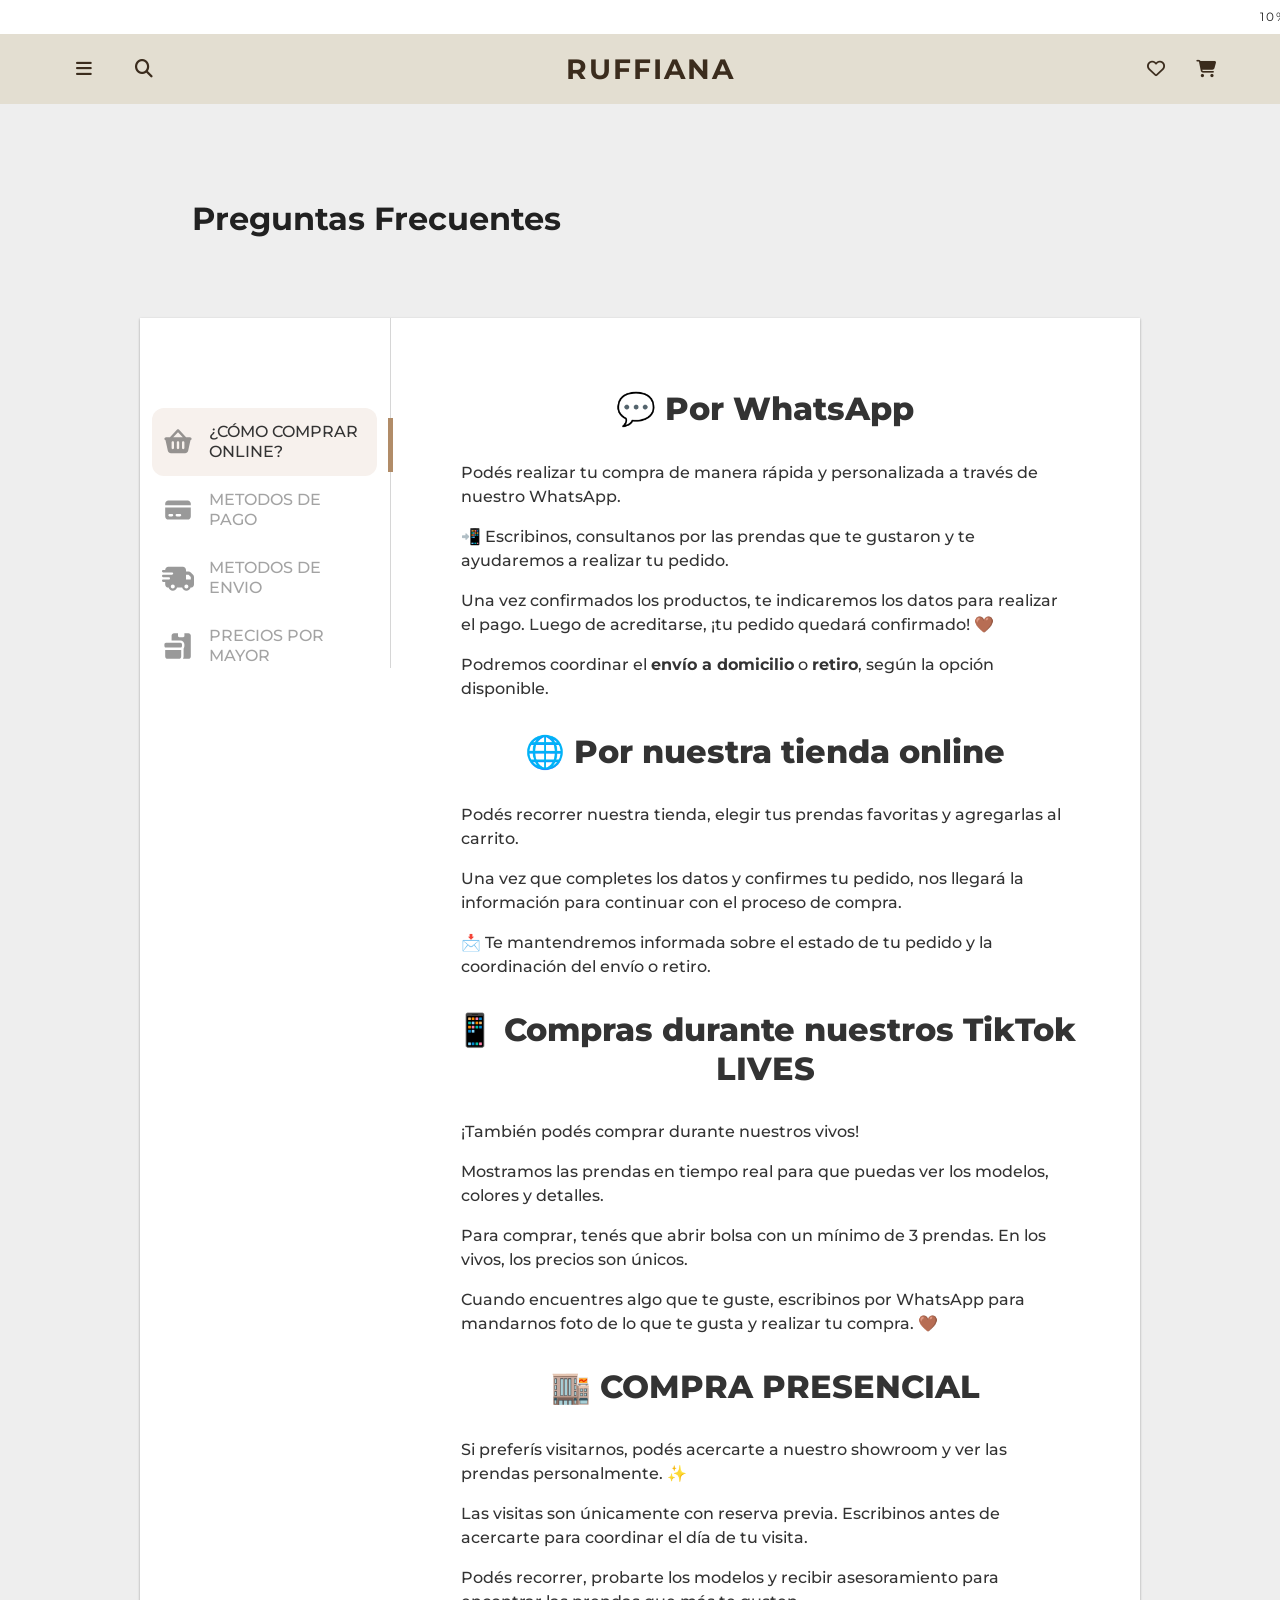
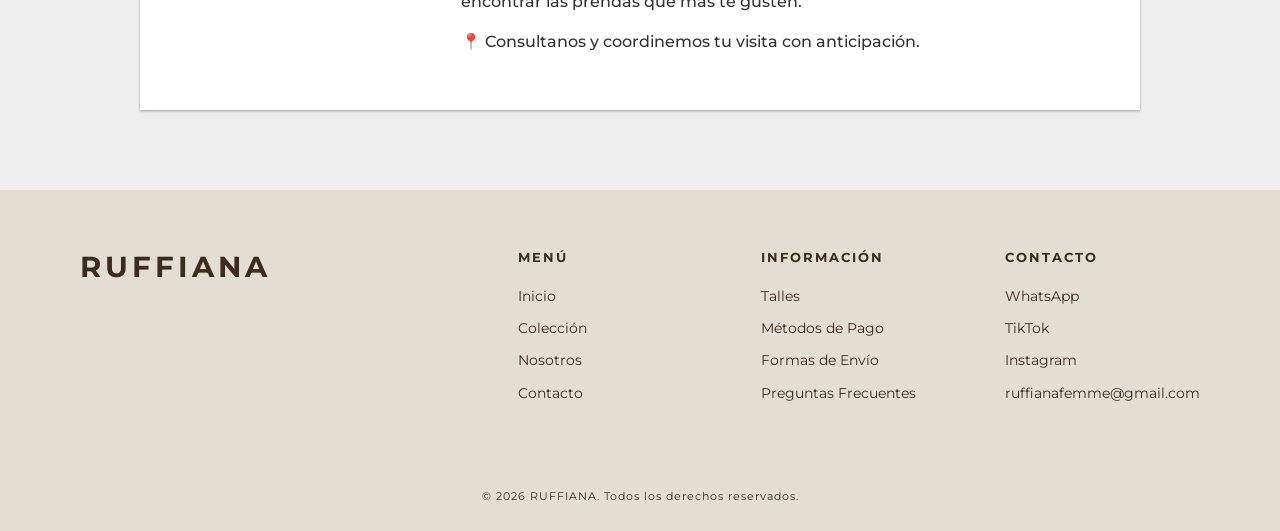
<file: pages/preguntas-frecuentes.html>
<!DOCTYPE html>

<html lang="es">

<head>

    <meta charset="UTF-8">

    <meta
        name="viewport"
        content="width=device-width, initial-scale=1.0"
    >

    <title>Preguntas Frecuentes | RUFFIANA</title>
    <link rel="icon" type="logo" href="https://media.discordapp.net/attachments/1369088341806682162/1549955371035267073/perfil3.png?ex=6aac93ed&is=6aab426d&hm=20d282a0bd9e2254ed91b00e723239c7509928349552ae250d4722e37c009782&=&format=webp&quality=lossless&width=768&height=679">


        <!-- Font Awesome -->
    <link
        rel="stylesheet"
        href="https://cdnjs.cloudflare.com/ajax/libs/font-awesome/6.5.0/css/all.min.css"
    >



    <link
        rel="stylesheet"
        href="../css/style.css"
    >
    

    <link
        rel="stylesheet"
        href="../css/products.css"
    >

    <link
        rel="stylesheet"
        href="../css/coleccion.css"
    >    

    <link
        rel="stylesheet"
        href="../css/faq.css"
    >

    <link
        rel="stylesheet"
        href="../css/responsive.css"
    >

    <link
        rel="stylesheet"
        href="https://cdnjs.cloudflare.com/ajax/libs/font-awesome/6.5.0/css/all.min.css"
    >

</head>


<body>


    <!-- =====================================================
    HEADER
    ====================================================== -->

    <header class="header">


        <!-- Barra de anuncio -->

        <div class="adbar">

            <p>
                10% OFF EN TRANSFERENCIA //
                ENVÍO GRATIS A TODO EL PAÍS EN COMPRAS
                SUPERIORES A $120.000 //
            </p>

        </div>


        <!-- Navegación -->

        <nav class="navbar">

            <div class="nav-items-container">


                <!-- Navegación izquierda -->

                <div class="nav-left">

                    <button
                        type="button"
                        id="hamburger-icon"
                        aria-label="Abrir menú"
                        aria-expanded="false"
                        aria-controls="mobile-navigation"
                    >
                        <i class="fa-solid fa-bars"></i>
                    </button>


                    <button
                        type="button"
                        class="search-button"
                        aria-label="Buscar"
                    >
                        <i class="fa-solid fa-magnifying-glass"></i>
                    </button>

                </div>


                <!-- Logo -->

                <a
                    href="../index.html"
                    class="nav-logo"
                    aria-label="RUFFIANA - Inicio"
                >
                    RUFFIANA
                </a>


                <!-- Navegación derecha -->

                <div class="nav-right">

                    <button
                        type="button"
                        class="favorites-button"
                        aria-label="Favoritos"
                    >
                        <i class="fa-regular fa-heart"></i>
                    </button>


                <a
                    href="./carrito.html"
                    class="cart-button"
                    aria-label="Carrito"
                >
                    <i class="fa-solid fa-cart-shopping"></i>
                </a>

                </div>

            </div>


            <!-- Menú mobile -->

            <div
                class="mobile-nav"
                id="mobile-nav"
            >

                <ul class="mobile-nav-list">

                    <li>
                        <a href="../index.html">
                            INICIO
                        </a>
                    </li>

                    <li>
                        <a href="./coleccion.html">
                            COLECCIÓN
                        </a>
                    </li>

                    <li>
                        <a href="./nosotros.html">
                            NOSOTROS
                        </a>
                    </li>

                    <li>
                        <a href="./contacto.html">
                            CONTACTO
                        </a>
                    </li>

                </ul>

            </div>

        </nav>

    </header>

    <!-- Preguntas frecuentes -->

    <main>

        <div class="faq-container">

            <h2>
                Preguntas Frecuentes
            </h2>

        </div>


        <div class="faq-content">


            <div id="wrapper">

                <div id="left-side">

                    <ul>

                        <li class="choose active">

                            <div class="icon">
                            <svg xmlns="http://www.w3.org/2000/svg" viewBox="0 0 640 640"><!--!Font Awesome Free v7.3.1 by @fontawesome - https://fontawesome.com License - https://fontawesome.com/license/free Copyright 2026 Fonticons, Inc.--><path d="M320 64C326.6 64 332.9 66.7 337.4 71.5L481.4 223.5L481.9 224L560 224C577.7 224 592 238.3 592 256C592 270.5 582.4 282.7 569.2 286.7L523.1 493.9C516.6 523.2 490.6 544 460.6 544L179.3 544C149.3 544 123.3 523.2 116.8 493.9L70.8 286.7C57.6 282.8 48 270.5 48 256C48 238.3 62.3 224 80 224L158.1 224L158.6 223.5L302.6 71.5C307.1 66.7 313.4 64 320 64zM320 122.9L224.2 224L415.8 224L320 122.9zM240 328C240 314.7 229.3 304 216 304C202.7 304 192 314.7 192 328L192 440C192 453.3 202.7 464 216 464C229.3 464 240 453.3 240 440L240 328zM320 304C306.7 304 296 314.7 296 328L296 440C296 453.3 306.7 464 320 464C333.3 464 344 453.3 344 440L344 328C344 314.7 333.3 304 320 304zM448 328C448 314.7 437.3 304 424 304C410.7 304 400 314.7 400 328L400 440C400 453.3 410.7 464 424 464C437.3 464 448 453.3 448 440L448 328z"/></svg>
                            </div>

                        ¿CÓMO COMPRAR ONLINE?

                        </li>


                        <li class="pay">

                            <div class="icon">

                            <svg xmlns="http://www.w3.org/2000/svg" viewBox="0 0 640 640"><!--!Font Awesome Free v7.3.1 by @fontawesome - https://fontawesome.com License - https://fontawesome.com/license/free Copyright 2026 Fonticons, Inc.--><path d="M64 192L64 224L576 224L576 192C576 156.7 547.3 128 512 128L128 128C92.7 128 64 156.7 64 192zM64 272L64 448C64 483.3 92.7 512 128 512L512 512C547.3 512 576 483.3 576 448L576 272L64 272zM128 424C128 410.7 138.7 400 152 400L200 400C213.3 400 224 410.7 224 424C224 437.3 213.3 448 200 448L152 448C138.7 448 128 437.3 128 424zM272 424C272 410.7 282.7 400 296 400L360 400C373.3 400 384 410.7 384 424C384 437.3 373.3 448 360 448L296 448C282.7 448 272 437.3 272 424z"/></svg>

                            </div>

                            METODOS DE PAGO

                        </li>


                        <li class="wrap">

                            <div class="icon">

                            <svg xmlns="http://www.w3.org/2000/svg" viewBox="0 0 640 640"><!--!Font Awesome Free v7.3.1 by @fontawesome - https://fontawesome.com License - https://fontawesome.com/license/free Copyright 2026 Fonticons, Inc.--><path d="M64 160C64 124.7 92.7 96 128 96L416 96C451.3 96 480 124.7 480 160L480 192L530.7 192C547.7 192 564 198.7 576 210.7L621.3 256C633.3 268 640 284.3 640 301.3L640 448C640 483.3 611.3 512 576 512L572.7 512C562.3 548.9 528.3 576 488 576C447.7 576 413.8 548.9 403.3 512L300.7 512C290.3 548.9 256.3 576 216 576C175.7 576 141.8 548.9 131.3 512L128 512C92.7 512 64 483.3 64 448L64 400L24 400C10.7 400 0 389.3 0 376C0 362.7 10.7 352 24 352L136 352C149.3 352 160 341.3 160 328C160 314.7 149.3 304 136 304L24 304C10.7 304 0 293.3 0 280C0 266.7 10.7 256 24 256L200 256C213.3 256 224 245.3 224 232C224 218.7 213.3 208 200 208L24 208C10.7 208 0 197.3 0 184C0 170.7 10.7 160 24 160L64 160zM576 352L576 301.3L530.7 256L480 256L480 352L576 352zM256 488C256 465.9 238.1 448 216 448C193.9 448 176 465.9 176 488C176 510.1 193.9 528 216 528C238.1 528 256 510.1 256 488zM488 528C510.1 528 528 510.1 528 488C528 465.9 510.1 448 488 448C465.9 448 448 465.9 448 488C448 510.1 465.9 528 488 528z"/></svg>
                            </div>

                            METODOS DE ENVIO

                        </li>


                        <li class="ship">

                            <div class="icon">
                            <svg xmlns="http://www.w3.org/2000/svg" viewBox="0 0 640 640"><!--!Font Awesome Free v7.3.1 by @fontawesome - https://fontawesome.com License - https://fontawesome.com/license/free Copyright 2026 Fonticons, Inc.--><path d="M240 64L320 64L320 120C320 133.3 330.7 144 344 144L424 144C437.3 144 448 133.3 448 120L448 64L528 64C554.5 64 576 85.5 576 112L576 528C576 554.5 554.5 576 528 576L419.2 576C427.4 561.9 432 545.5 432 528L432 368C442 354.6 448 338 448 320L448 288C448 243.8 412.2 208 368 208L192 208L192 112C192 85.5 213.5 64 240 64zM64 400L384 400L384 528C384 554.5 362.5 576 336 576L112 576C85.5 576 64 554.5 64 528L64 400zM80 256L368 256C385.7 256 400 270.3 400 288L400 320C400 337.7 385.7 352 368 352L80 352C62.3 352 48 337.7 48 320L48 288C48 270.3 62.3 256 80 256z"/></svg>
                            </div>

                            PRECIOS POR MAYOR

                        </li>

                    </ul>

                </div>


                <div id="border">

                    <div id="line" class="one"></div>

                </div>


                <div id="right-side">

                    <div id="first" class="active">

                        <div class="info">
                            <h1>
                            💬 Por WhatsApp
                            </h1>
                            
                            <p>
                            Podés realizar tu compra de manera rápida y personalizada a través de nuestro WhatsApp.
                            </p>
                            <p>📲 Escribinos, consultanos por las prendas que te gustaron y te ayudaremos a realizar tu pedido.</p>

                            <p>Una vez confirmados los productos, te indicaremos los datos para realizar el pago. Luego de acreditarse, ¡tu pedido quedará confirmado! 🤎</p>

                            <p>Podremos coordinar el <strong>envío a domicilio</strong> o <strong>retiro</strong>, según la opción disponible.</p>

                            <h1>
                            🌐 Por nuestra tienda online
                            </h1>
                            <p>Podés recorrer nuestra tienda, elegir tus prendas favoritas y agregarlas al carrito.</p>

                            <p>Una vez que completes los datos y confirmes tu pedido, nos llegará la información para continuar con el proceso de compra.</p>

                            <p>📩 Te mantendremos informada sobre el estado de tu pedido y la coordinación del envío o retiro.</p>

                            <h1>
                            📱 Compras durante nuestros TikTok LIVES
                            </h1>
                            <p>¡También podés comprar durante nuestros vivos!</p>

                            <p>Mostramos las prendas en tiempo real para que puedas ver los modelos, colores y detalles.</p>

                            <p>Para comprar, tenés que abrir bolsa con un mínimo de 3 prendas. En los vivos, los precios son únicos.</p>

                            <p>Cuando encuentres algo que te guste, escribinos por WhatsApp para mandarnos foto de lo que te gusta y realizar tu compra. 🤎</p>

                            <h1>
                            🏬 COMPRA PRESENCIAL
                            </h1>

                            <p>Si preferís visitarnos, podés acercarte a nuestro showroom y ver las prendas personalmente. ✨</p>

                            <p>Las visitas son únicamente con reserva previa. Escribinos antes de acercarte para coordinar el día de tu visita.</p>

                            <p>Podés recorrer, probarte los modelos y recibir asesoramiento para encontrar las prendas que más te gusten.</p>

                            <p>📍 Consultanos y coordinemos tu visita con anticipación.</p>
                        
                        </div>


                    </div>


                    <div id="second">

                        <div class="icon big">

                            <svg viewBox="0 0 32 32">

                                <g filter="">
                                    <use xlink:href="#credit-card"></use>
                                </g>

                            </svg>

                        </div>
                        
                        <div class="info" id="metodos-de-pago">

                            <h1>
                                💵 Efectivo
                            </h1>

                            <p>
                                Podés abonar tu compra en efectivo al momento de retirar tu pedido o realizar tu compra presencial.
                            </p>

                            <h1>
                                🏦 Transferencia
                            </h1>

                            <p>
                                Podés realizar tu pago mediante transferencia bancaria, envianos el comprobante por WhatsApp para poder confirmar tu pedido.
                            </p>
                        </div>


                    </div>


                    <div id="third">

                        <div class="icon big">

                            <svg viewBox="0 0 32 32">

                                <g filter="">
                                    <use xlink:href="#gift"></use>
                                </g>

                            </svg>

                        </div>

                        <div class="info" id="envios">         
                            <h1>🚚 ENVÍOS</h1>
                            <p>Trabajamos con <strong>Correo Argentino</strong> y <strong>moto mensajería.</strong></p>
                            <p><strong>- El costo del envío está a cargo del cliente.</strong></p>
                            <p><strong>- Despachamos los pedidos dentro de las 72 hs. hábiles</strong> luego de acreditado el pago.</p>
                            <p><strong>- Nos encargamos del embalaje y de la logística</strong> hasta entregar el paquete al transporte.</p>
                            <p><strong>- Una vez despachado, enviamos la guía o comprobante</strong> correspondiente a cada cliente.</p>
                            <h1>📦 IMPORTANTE</h1>
                            <p>Al recibir tu pedido, te recomendamos<strong> filmar el paquete antes y durante la apertura,</strong> hasta verificar que todas las prendas se encuentren correctamente.</p>
                            <p><strong>NO abras el paquete con objetos cortantes,</strong>ya que podrías dañar las prendas.</p>
                            <h1>🛵 MOTO MENSAJERÍA</h1>
                            <p>Disponible en<strong> CABA.</strong></p>
                            <p><strong>Consultá zonas y costos</strong> antes de realizar tu compra.</p>
                            <h1>📍 PUNTO DE ENTREGA</h1>
                            <p>Podés retirar tu pedido<strong>en nuestro local,</strong> coordinando previamente <strong>día y horario.</strong></p>



                        </div>


                    </div>


                    <div id="fourth">

                        <div class="icon big">

                            <svg viewBox="0 0 32 32">

                                <g filter="">
                                    <use xlink:href="#package"></use>
                                </g>

                            </svg>

                        </div>

                        <div class="info">         
                            <h1>🛍️¿Querés comprar varias prendas?</h1>
                            <p>Contamos con precios especiales por mayor. Si querés conocer las condiciones, cantidades mínimas y precios mayoristas, comunicate con nosotros a través de:</p>
                            <p><strong>📲 WhatsApp</strong></p>
                            <p><strong>📧 E-mail</strong></p>
                            <p>Nuestro equipo te brindará toda la información y te ayudará con tu consulta.</p>
                        </div>

                    </div>

                </div>

            </div>

        </div>

    </main>


<!-- =====================================================
    FOOTER
    ====================================================== -->

    <footer class="footer">

        <div class="footer-content">


            <!-- Marca -->

            <div class="footer-brand">

                <h2>
                    RUFFIANA
                </h2>

            </div>


            <!-- Menú -->

            <nav
                class="footer-links"
                aria-label="Menú del footer"
            >

                <h3>
                    MENÚ
                </h3>

                <a href="../index.html">
                    Inicio
                </a>

                <a href="./coleccion.html">
                    Colección
                </a>

                <a href="./nosotros.html">
                    Nosotros
                </a>

                <a href="./contacto.html">
                    Contacto
                </a>

            </nav>


            <!-- Información -->

            <nav
                class="footer-links"
                aria-label="Información"
            >

                <h3>
                    INFORMACIÓN
                </h3>

                <a href="./talles.html">
                    Talles
                </a>

                <a href="./preguntas-frecuentes.html?faq=pago">
                    Métodos de Pago
                </a>

                <a href="./preguntas-frecuentes.html?faq=envio">
                    Formas de Envío
                </a>

                <a href="./preguntas-frecuentes.html">
                    Preguntas Frecuentes
                </a>

            </nav>


            <!-- Contacto -->

            <div class="footer-contact">

                <h3>
                    CONTACTO
                </h3>

                <a href="https://wa.me/5491165557412">
                    WhatsApp
                </a>

                <a
                    href="https://www.tiktok.com/@ruffianaboutique"
                    target="_blank"
                    rel="noopener noreferrer"
                >
                    TikTok
                </a>

                <a
                    href="https://www.instagram.com/ruffiana.boutique/"
                    target="_blank"
                    rel="noopener noreferrer"
                >
                    Instagram
                </a>

                <a href="mailto:ruffianafemme@gmail.com">
                    ruffianafemme@gmail.com
                </a>

            </div>


        </div>


        <!-- Copyright -->

        <div class="footer-bottom">

            <p>
                © 2026 RUFFIANA. Todos los derechos reservados.
            </p>

        </div>

    </footer>


    <!-- ================= SCRIPTS ================= -->

    <script src="../js/menu.js"></script>
    <script src="../js/cart.js"></script>
    <script src="../js/buscador.js"></script>
    <script src="../js/productos.js"></script>
    <script src="../js/coleccion.js"></script>
    <script src="../js/faq.js"></script>

</body>

</html>
</file>
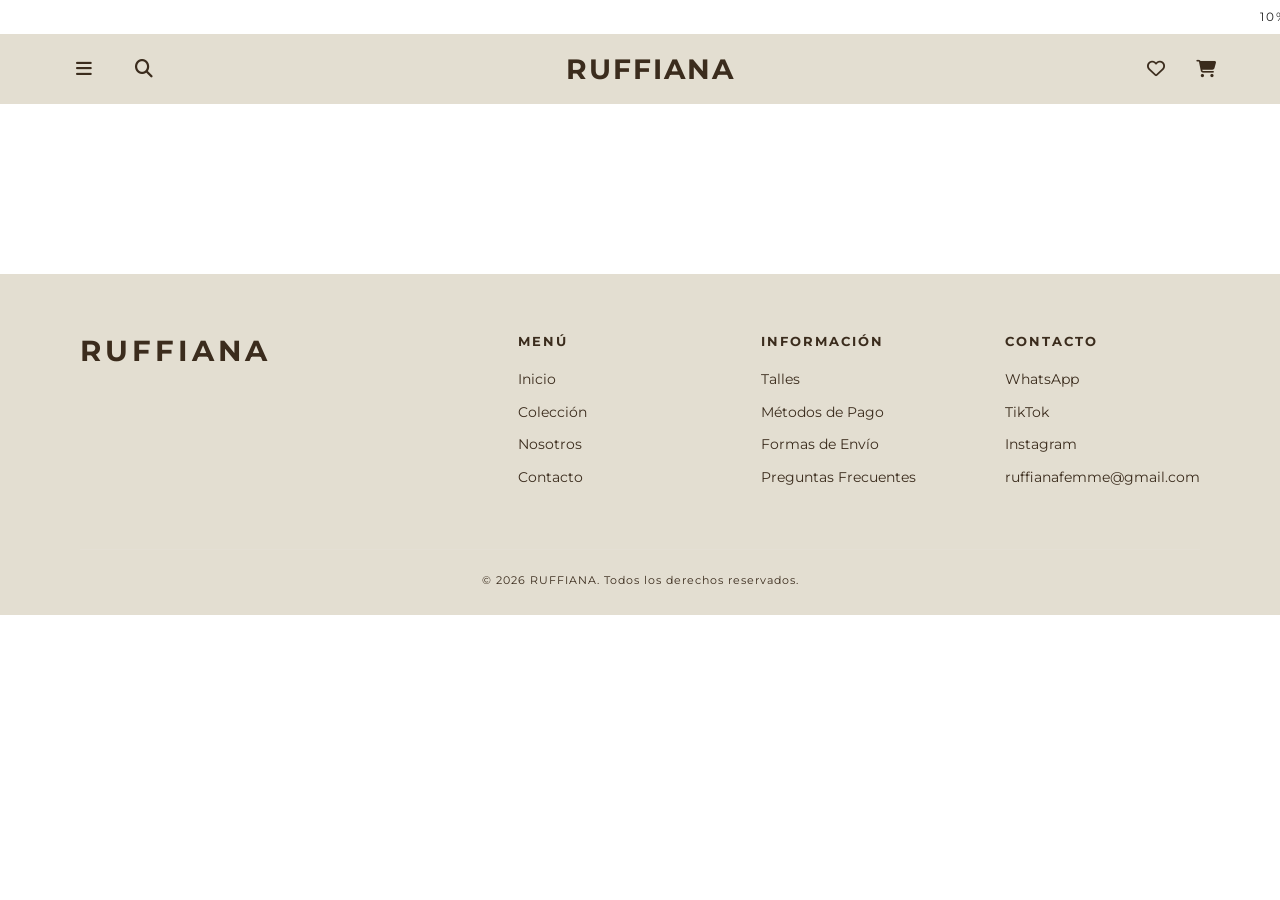
<file: pages/producto.html>
<!DOCTYPE html>
<html lang="en">
<head>
    <meta charset="UTF-8">
    <meta name="viewport" content="width=device-width, initial-scale=1.0">
    <title>Document</title>
    <link rel="icon" type="logo" href="https://media.discordapp.net/attachments/1369088341806682162/1549955371035267073/perfil3.png?ex=6aac93ed&is=6aab426d&hm=20d282a0bd9e2254ed91b00e723239c7509928349552ae250d4722e37c009782&=&format=webp&quality=lossless&width=768&height=679">

<link
        rel="stylesheet"
        href="../css/style.css"
    >
    
    <link
        rel="stylesheet"
        href="../css/header.css"
    >

    <link
        rel="stylesheet"
        href="../css/products.css"
    >

        <link
        rel="stylesheet"
        href="../css/producto.css"
    >

    <link
        rel="stylesheet"
        href="../css/responsive.css"
    >



    <link
        rel="stylesheet"
        href="https://cdnjs.cloudflare.com/ajax/libs/font-awesome/6.5.0/css/all.min.css"
    >

</head>


<body>


    <!-- =====================================================
    HEADER
    ====================================================== -->

    <header class="header">


        <!-- Barra de anuncio -->

        <div class="adbar">

            <p>
                10% OFF EN TRANSFERENCIA //
                ENVÍO GRATIS A TODO EL PAÍS EN COMPRAS
                SUPERIORES A $120.000 //
            </p>

        </div>


        <!-- Navegación -->

        <nav class="navbar">

            <div class="nav-items-container">


                <!-- Navegación izquierda -->

                <div class="nav-left">

                    <button
                        type="button"
                        id="hamburger-icon"
                        aria-label="Abrir menú"
                        aria-expanded="false"
                        aria-controls="mobile-navigation"
                    >
                        <i class="fa-solid fa-bars"></i>
                    </button>


                    <button
                        type="button"
                        class="search-button"
                        aria-label="Buscar"
                    >
                        <i class="fa-solid fa-magnifying-glass"></i>
                    </button>

                </div>


                <!-- Logo -->

                <a
                    href="../index.html"
                    class="nav-logo"
                    aria-label="RUFFIANA - Inicio"
                >
                    RUFFIANA
                </a>


                <!-- Navegación derecha -->

                <div class="nav-right">

                    <button
                        type="button"
                        class="favorites-button"
                        aria-label="Favoritos"
                    >
                        <i class="fa-regular fa-heart"></i>
                    </button>


                <a
                    href="./carrito.html"
                    class="cart-button"
                    aria-label="Carrito"
                >
                    <i class="fa-solid fa-cart-shopping"></i>
                </a>

                </div>

            </div>


            <!-- Menú mobile -->

            <div
                class="mobile-nav"
                id="mobile-nav"
            >

                <ul class="mobile-nav-list">

                    <li>
                        <a href="../index.html">
                            INICIO
                        </a>
                    </li>

                    <li>
                        <a href="./coleccion.html">
                            COLECCIÓN
                        </a>
                    </li>

                    <li>
                        <a href="./nosotros.html">
                            NOSOTROS
                        </a>
                    </li>

                    <li>
                        <a href="./contacto.html">
                            CONTACTO
                        </a>
                    </li>

                </ul>

            </div>

        </nav>

    </header>

    <!-- ================= PRODUCTO ================= -->

    <main>

        <section
            class="product-detail"
            aria-label="Detalle del producto"
        >

            <div
                id="product-detail-container"
                class="product-detail-container"
            >

                <!-- El producto se cargará desde Google Sheets -->

            </div>

        </section>

    </main>


        <!-- =====================================================
    FOOTER
    ====================================================== -->

    <footer class="footer">

        <div class="footer-content">


            <!-- Marca -->

            <div class="footer-brand">

                <h2>
                    RUFFIANA
                </h2>

            </div>


            <!-- Menú -->

            <nav
                class="footer-links"
                aria-label="Menú del footer"
            >

                <h3>
                    MENÚ
                </h3>

                <a href="../index.html">
                    Inicio
                </a>

                <a href="./coleccion.html">
                    Colección
                </a>

                <a href="./nosotros.html">
                    Nosotros
                </a>

                <a href="./contacto.html">
                    Contacto
                </a>

            </nav>


            <!-- Información -->

            <nav
                class="footer-links"
                aria-label="Información"
            >

                <h3>
                    INFORMACIÓN
                </h3>

                <a href="./talles.html">
                    Talles
                </a>

                <a href="./metodos-de-pago.html">
                    Métodos de Pago
                </a>

                <a href="./formas-de-envio.html">
                    Formas de Envío
                </a>

                <a href="./preguntas-frecuentes.html">
                    Preguntas Frecuentes
                </a>

            </nav>


            <!-- Contacto -->

            <div class="footer-contact">

                <h3>
                    CONTACTO
                </h3>

                <a href="https://wa.me/5491165557412">
                    WhatsApp
                </a>

                <a
                    href="https://www.tiktok.com/@ruffianaboutique"
                    target="_blank"
                    rel="noopener noreferrer"
                >
                    TikTok
                </a>

                <a
                    href="https://www.instagram.com/ruffiana.boutique/"
                    target="_blank"
                    rel="noopener noreferrer"
                >
                    Instagram
                </a>

                <a href="mailto:ruffianafemme@gmail.com">
                    ruffianafemme@gmail.com
                </a>

            </div>


        </div>


        <!-- Copyright -->

        <div class="footer-bottom">

            <p>
                © 2026 RUFFIANA. Todos los derechos reservados.
            </p>

        </div>

    </footer>


    <!-- ================= SCRIPTS ================= -->

    <script src="../js/cart.js"></script>

    <script src="../js/producto.js"></script>

    <script src="../js/menu.js"></script>
    


</body>
</html>
</file>
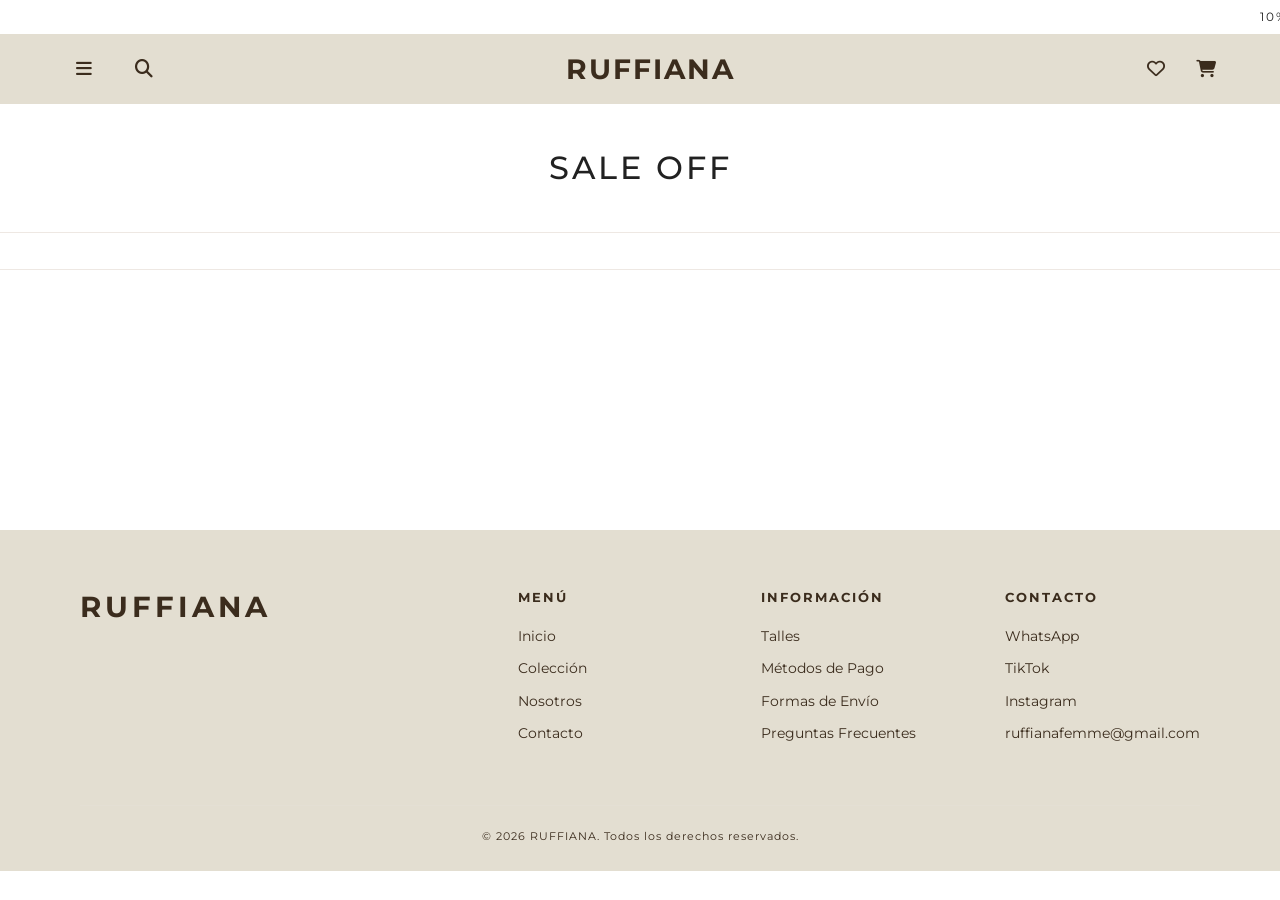
<file: pages/saleoff.html>
<!DOCTYPE html>
<html lang="es">

<head>

    <meta charset="UTF-8">

    <meta
        name="viewport"
        content="width=device-width, initial-scale=1.0"
    >

    <title>SALE OFF | RUFFIANA</title>
    <link rel="icon" type="logo" href="https://media.discordapp.net/attachments/1369088341806682162/1549955371035267073/perfil3.png?ex=6aac93ed&is=6aab426d&hm=20d282a0bd9e2254ed91b00e723239c7509928349552ae250d4722e37c009782&=&format=webp&quality=lossless&width=768&height=679">


    <link
        rel="stylesheet"
        href="../css/style.css"
    >

    <link
        rel="stylesheet"
        href="../css/header.css"
    >

    <link
        rel="stylesheet"
        href="../css/products.css"
    >

    <link
        rel="stylesheet"
        href="../css/coleccion.css"
    >

    <link
        rel="stylesheet"
        href="../css/responsive.css"
    >

    <link
        rel="stylesheet"
        href="https://cdnjs.cloudflare.com/ajax/libs/font-awesome/6.5.0/css/all.min.css"
    >

</head>


<body>

    <header class="header">

        <div class="adbar">

            <p>
                10% OFF EN TRANSFERENCIA //
                ENVÍO GRATIS A TODO EL PAÍS EN COMPRAS
                SUPERIORES A $120.000 //
            </p>

        </div>


        <nav class="navbar">

            <div class="nav-items-container">

                <div class="nav-left">

                    <button
                        type="button"
                        id="hamburger-icon"
                        aria-label="Abrir menú"
                        aria-expanded="false"
                    >
                        <i class="fa-solid fa-bars"></i>
                    </button>


                    <button
                        type="button"
                        class="search-button"
                        aria-label="Buscar"
                    >
                        <i class="fa-solid fa-magnifying-glass"></i>
                    </button>

                </div>


                <a
                    href="../index.html"
                    class="nav-logo"
                >
                    RUFFIANA
                </a>


                <div class="nav-right">

                    <button
                        type="button"
                        class="favorites-button"
                        aria-label="Favoritos"
                    >
                        <i class="fa-regular fa-heart"></i>
                    </button>


                    <a
                        href="./carrito.html"
                        class="cart-button"
                        aria-label="Carrito"
                    >
                        <i class="fa-solid fa-cart-shopping"></i>
                    </a>

                </div>

            </div>


            <div
                class="mobile-nav"
                id="mobile-nav"
            >

                <ul class="mobile-nav-list">

                    <li>
                        <a href="../index.html">
                            INICIO
                        </a>
                    </li>

                    <li>
                        <a href="./coleccion.html">
                            COLECCIÓN
                        </a>
                    </li>

                    <li>
                        <a href="./nosotros.html">
                            NOSOTROS
                        </a>
                    </li>

                    <li>
                        <a href="./contacto.html">
                            CONTACTO
                        </a>
                    </li>

                </ul>

            </div>

        </nav>

    </header>


    <main>

        <div class="collection-header">

            <h1 id="collection-title">
                SALE OFF
            </h1>

        </div>


        <nav
            class="collection-categories"
            aria-label="Categorías SALE"
            id="collection-categories"
        ></nav>


        <section
            class="products-section"
            aria-label="Productos SALE"
        >

            <div
                class="products-grid"
                id="products-grid"
            ></div>

        </section>


        <nav
            class="collection-pagination"
            id="collection-pagination"
            aria-label="Páginas de productos"
        ></nav>

    </main>


    <!-- =====================================================
    FOOTER
    ====================================================== -->

    <footer class="footer">


        <div class="footer-content">


            <!-- Marca -->

            <div class="footer-brand">

                <h2>
                    RUFFIANA
                </h2>

            </div>


            <!-- Menú -->

            <nav
                class="footer-links"
                aria-label="Menú del footer"
            >

                <h3>
                    MENÚ
                </h3>

                <a href="../index.html">
                    Inicio
                </a>

                <a href="./coleccion.html">
                    Colección
                </a>

                <a href="./nosotros.html">
                    Nosotros
                </a>

                <a href="./contacto.html">
                    Contacto
                </a>

            </nav>


            <!-- Información -->

            <nav
                class="footer-links"
                aria-label="Información"
            >

                <h3>
                    INFORMACIÓN
                </h3>

                <a href="./talles.html">
                    Talles
                </a>

                <a href="./preguntas-frecuentes.html?faq=pago">
                    Métodos de Pago
                </a>

                <a href="./preguntas-frecuentes.html?faq=envio">
                    Formas de Envío
                </a>

                <a href="./preguntas-frecuentes.html">
                    Preguntas Frecuentes
                </a>

            </nav>


            <!-- Contacto -->

            <div class="footer-contact">

                <h3>
                    CONTACTO
                </h3>

                <a href="https://wa.me/5491165557412">
                    WhatsApp
                </a>

                <a
                    href="https://www.tiktok.com/@ruffianaboutique"
                    target="_blank"
                    rel="noopener noreferrer"
                >
                    TikTok
                </a>

                <a
                    href="https://www.instagram.com/ruffiana.boutique/"
                    target="_blank"
                    rel="noopener noreferrer"
                >
                    Instagram
                </a>

                <a href="mailto:ruffianafemme@gmail.com">
                    ruffianafemme@gmail.com
                </a>

            </div>


        </div>


        <!-- Copyright -->

        <div class="footer-bottom">

            <p>
                © 2026 RUFFIANA. Todos los derechos reservados.
            </p>

        </div>


    </footer>


    <script src="../js/menu.js"></script>

    <script src="../js/cart.js"></script>

    <script src="../js/buscador.js"></script>
    
    <script src="../js/productossaleoff.js"></script>

    <script src="../js/saleoff.js"></script>

</body>

</html>
</file>
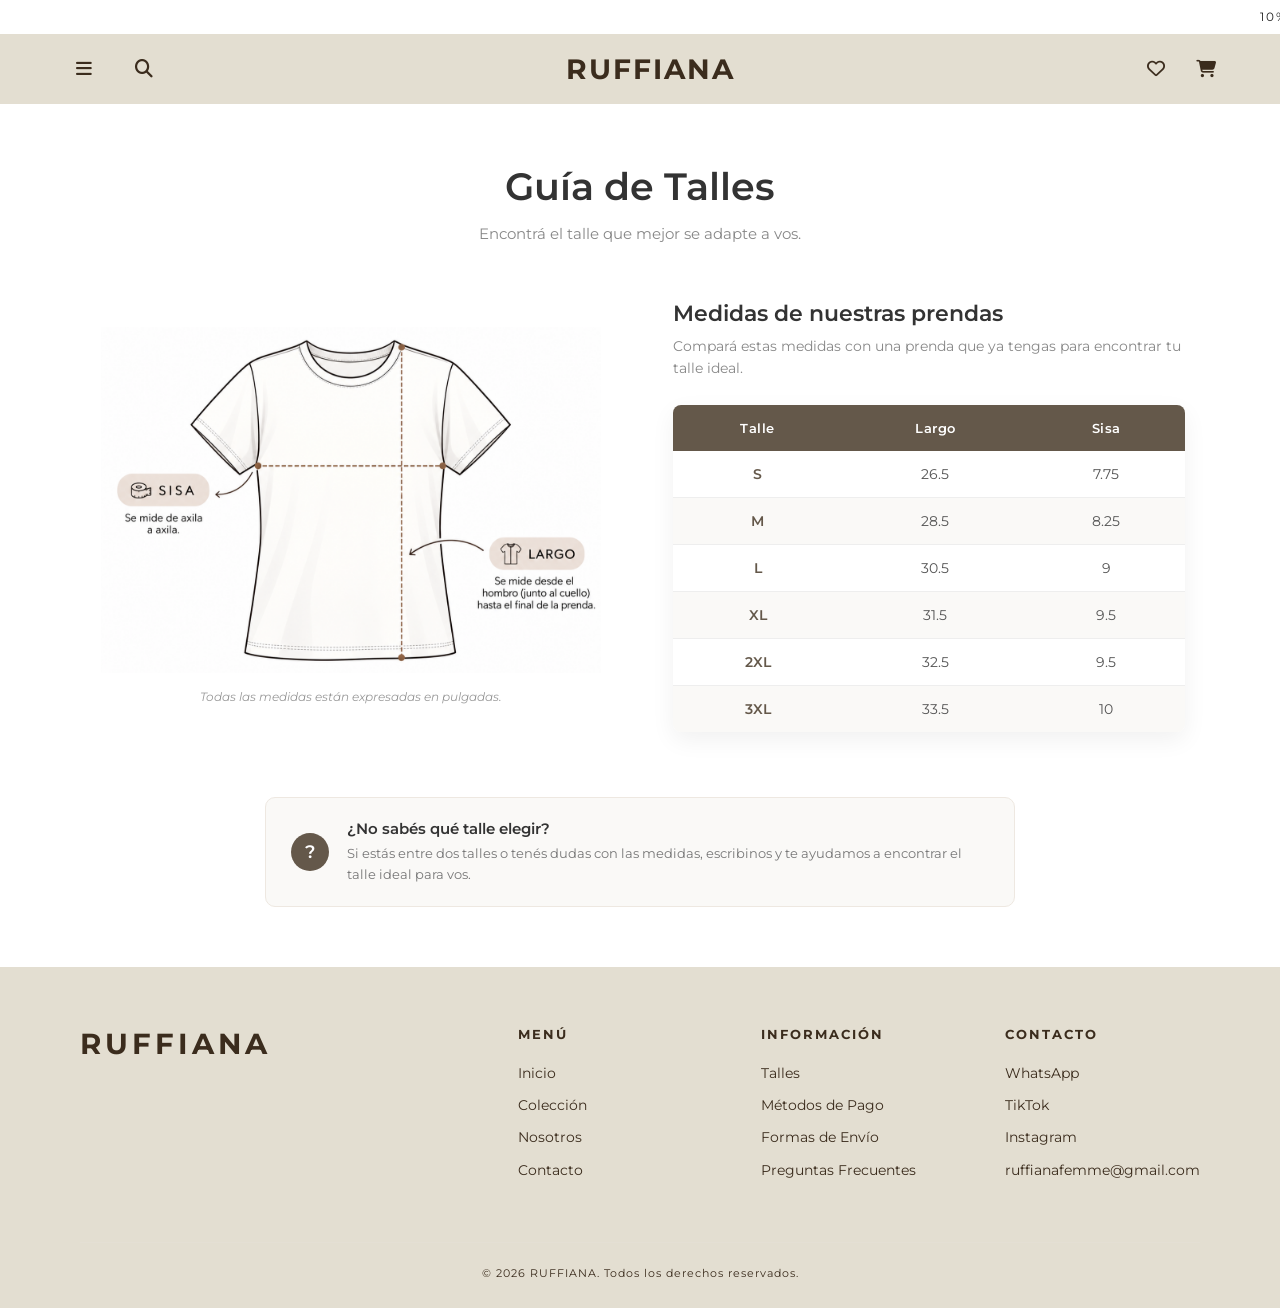
<file: pages/talles.html>
<head>

    <meta charset="UTF-8">

    <meta
        name="viewport"
        content="width=device-width, initial-scale=1.0"
    >

    <title>Guía de Talles | RUFFIANA</title>
    <link rel="icon" type="logo" href="https://media.discordapp.net/attachments/1369088341806682162/1549955371035267073/perfil3.png?ex=6aac93ed&is=6aab426d&hm=20d282a0bd9e2254ed91b00e723239c7509928349552ae250d4722e37c009782&=&format=webp&quality=lossless&width=768&height=679">


    <!-- ================= FONT AWESOME ================= -->

    <link
        rel="stylesheet"
        href="https://cdnjs.cloudflare.com/ajax/libs/font-awesome/6.5.0/css/all.min.css"
    >


    <!-- ================= CSS GENERAL ================= -->

    <link
        rel="stylesheet"
        href="../css/style.css"
    >

        <link
        rel="stylesheet"
        href="../css/responsive.css"
    >

    <!-- ================= CSS TALLES ================= -->

    <link
        rel="stylesheet"
        href="../css/talles.css"
    >

</head>

<body>

    <!-- =====================================================
    HEADER
    ====================================================== -->

    <header class="header">


        <!-- Barra de anuncio -->

        <div class="adbar">

            <p>
                10% OFF EN TRANSFERENCIA //
                ENVÍO GRATIS A TODO EL PAÍS EN COMPRAS
                SUPERIORES A $120.000 //
            </p>

        </div>


        <!-- Navegación -->

        <nav class="navbar">

            <div class="nav-items-container">


                <!-- Navegación izquierda -->

                <div class="nav-left">

                    <button
                        type="button"
                        id="hamburger-icon"
                        aria-label="Abrir menú"
                        aria-expanded="false"
                        aria-controls="mobile-navigation"
                    >
                        <i class="fa-solid fa-bars"></i>
                    </button>


                    <button
                        type="button"
                        class="search-button"
                        aria-label="Buscar"
                    >
                        <i class="fa-solid fa-magnifying-glass"></i>
                    </button>

                </div>


                <!-- Logo -->

                <a
                    href="../index.html"
                    class="nav-logo"
                    aria-label="RUFFIANA - Inicio"
                >
                    RUFFIANA
                </a>


                <!-- Navegación derecha -->

                <div class="nav-right">

                    <button
                        type="button"
                        class="favorites-button"
                        aria-label="Favoritos"
                    >
                        <i class="fa-regular fa-heart"></i>
                    </button>


                <a
                    href="./carrito.html"
                    class="cart-button"
                    aria-label="Carrito"
                >
                    <i class="fa-solid fa-cart-shopping"></i>
                </a>

                </div>

            </div>


            <!-- Menú mobile -->

            <div
                class="mobile-nav"
                id="mobile-nav"
            >

                <ul class="mobile-nav-list">

                    <li>
                        <a href="../index.html">
                            INICIO
                        </a>
                    </li>

                    <li>
                        <a href="./coleccion.html">
                            COLECCIÓN
                        </a>
                    </li>

                    <li>
                        <a href="./nosotros.html">
                            NOSOTROS
                        </a>
                    </li>

                    <li>
                        <a href="./contacto.html">
                            CONTACTO
                        </a>
                    </li>

                </ul>

            </div>

        </nav>

    </header>


    <!-- =====================================================
    MAIN
    ====================================================== -->

    <main class="size-guide">

        <!-- ENCABEZADO -->
        <header class="size-guide-header">

            <h1>Guía de Talles</h1>

            <p>
                Encontrá el talle que mejor se adapte a vos.
            </p>

        </header>


        <!-- CONTENIDO PRINCIPAL -->
        <section class="size-guide-content">

            <!-- IMAGEN -->
            <figure class="size-guide-image">

                <img
                    src="../assets/images/talles.png"
                    alt="Guía visual para tomar las medidas de Ruffiana"
                >

                <figcaption>
                    Todas las medidas están expresadas en pulgadas.
                </figcaption>

            </figure>


            <!-- TABLA -->
            <div class="size-guide-table-wrapper">

                <div class="table-title">
                    <h2>Medidas de nuestras prendas</h2>

                    <p>
                        Compará estas medidas con una prenda que ya tengas
                        para encontrar tu talle ideal.
                    </p>
                </div>

                <div class="table-responsive">

                    <table class="size-guide-table">

                        <thead>
                            <tr>
                                <th scope="col">Talle</th>
                                <th scope="col">Largo</th>
                                <th scope="col">Sisa</th>
                            </tr>
                        </thead>

                        <tbody>

                            <tr>
                                <th scope="row">S</th>
                                <td>26.5</td>
                                <td>7.75</td>
                            </tr>

                            <tr>
                                <th scope="row">M</th>
                                <td>28.5</td>
                                <td>8.25</td>
                            </tr>

                            <tr>
                                <th scope="row">L</th>
                                <td>30.5</td>
                                <td>9</td>
                            </tr>

                            <tr>
                                <th scope="row">XL</th>
                                <td>31.5</td>
                                <td>9.5</td>
                            </tr>

                            <tr>
                                <th scope="row">2XL</th>
                                <td>32.5</td>
                                <td>9.5</td>
                            </tr>

                            <tr>
                                <th scope="row">3XL</th>
                                <td>33.5</td>
                                <td>10</td>
                            </tr>

                        </tbody>

                    </table>

                </div>

            </div>

        </section>


        <!-- AYUDA -->
        <section class="size-guide-help">

            <div class="help-icon">
                ?
            </div>

            <div class="help-content">

                <h2>¿No sabés qué talle elegir?</h2>

                <p>
                    Si estás entre dos talles o tenés dudas con las medidas,
                    escribinos y te ayudamos a encontrar el talle ideal para vos.
                </p>

            </div>

        </section>

    </main>

    <!-- =====================================================
    FOOTER
    ====================================================== -->

    <footer class="footer">


        <div class="footer-content">


            <!-- Marca -->

            <div class="footer-brand">

                <h2>
                    RUFFIANA
                </h2>

            </div>


            <!-- Menú -->

            <nav
                class="footer-links"
                aria-label="Menú del footer"
            >

                <h3>
                    MENÚ
                </h3>

                <a href="../index.html">
                    Inicio
                </a>

                <a href="./coleccion.html">
                    Colección
                </a>

                <a href="./nosotros.html">
                    Nosotros
                </a>

                <a href="./contacto.html">
                    Contacto
                </a>

            </nav>


            <!-- Información -->

            <nav
                class="footer-links"
                aria-label="Información"
            >

                <h3>
                    INFORMACIÓN
                </h3>

                <a href="./talles.html">
                    Talles
                </a>

                <a href="./preguntas-frecuentes.html?faq=pago">
                    Métodos de Pago
                </a>

                <a href="./preguntas-frecuentes.html?faq=envio">
                    Formas de Envío
                </a>

                <a href="./preguntas-frecuentes.html">
                    Preguntas Frecuentes
                </a>

            </nav>


            <!-- Contacto -->

            <div class="footer-contact">

                <h3>
                    CONTACTO
                </h3>

                <a href="https://wa.me/5491165557412">
                    WhatsApp
                </a>

                <a
                    href="https://www.tiktok.com/@ruffianaboutique"
                    target="_blank"
                    rel="noopener noreferrer"
                >
                    TikTok
                </a>

                <a
                    href="https://www.instagram.com/ruffiana.boutique/"
                    target="_blank"
                    rel="noopener noreferrer"
                >
                    Instagram
                </a>

                <a href="mailto:ruffianafemme@gmail.com">
                    ruffianafemme@gmail.com
                </a>

            </div>


        </div>


        <!-- Copyright -->

        <div class="footer-bottom">

            <p>
                © 2026 RUFFIANA. Todos los derechos reservados.
            </p>

        </div>


    </footer>



    <!-- ================= SCRIPTS ================= -->
    <script src="../js/menu.js"></script>
    <script src="../js/cart.js"></script>
    <script src="../js/buscador.js"></script>
    <script src="../js/productos.js"></script>
    <script src="../js/coleccion.js"></script>


</body>

</html>
</file>
<file: css/style.css>
/* =========================================================
IMPORTAR FOOTER Y HEADER
========================================================= */
@import url("header.css");
@import url("footer.css");


@import url('https://fonts.googleapis.com/css2?family=Montserrat:ital,wght@0,100..900;1,100..900&display=swap');


/* =========================================================
estilos generales
========================================================= */


/* =========================================================
VARIABLES
========================================================= */

:root {
    /* colores */
    --color-accent: #b18c68;
    --color-dark: #212121;
    --color-white: #ffffff;
    --color-navbar: #3b2c1d;
    --color-letter:#3b2c1d;
    --color-backnav:#E3DED1;
    
    /* tipografia */
    --title-font: 'Montserrat', sans-serif;

     /* layout */
    --max-width: 1200px;

    /* transiciones */
    --transition: 0.3s ease;
}


/* =========================
RESET
========================= */

* {
    margin: 0;
    padding: 0;
    box-sizing: border-box;
}


html {
    scroll-behavior: smooth;
}


body {
    font-family: var(--title-font);
    color: var(--color-dark);
    background-color: var(--color-white);
    line-height: 1.5;
}


img {
    display: block;
    max-width: 100%;
}


a {
    color: inherit;
    text-decoration: none;
}


button,
input,
select,
textarea {
    font: inherit;
}


button {
    cursor: pointer;
}


ul {
    list-style: none;
}


/* =========================
CONTAINER
========================= */

.container {
    width: min(90%, var(--max-width));
    margin: 0 auto;
}


/* =========================
TIPOGRAFÍA
========================= */

h1,
h2,
h3,
h4,
h5,
h6 {
    font-family: var(--title-font);
    line-height: 1.2;
}


p {
    line-height: 1.5;
}


/* =========================
UTILIDADES
========================= */

.text-center {
    text-align: center;
}


.sr-only {
    position: absolute;
    width: 1px;
    height: 1px;
    padding: 0;
    margin: -1px;
    overflow: hidden;
    clip: rect(0, 0, 0, 0);
    white-space: nowrap;
    border: 0;
}


/* =========================
SEPARADOR
========================= */

.separator {
    width: 100%;
    height: 1px;
    background-color: #e5e5e5;
}
</file>
<file: css/header.css>
/* =========================================================
header, barra de anuncio y navegación
========================================================= */


/* =========================================================
HEADER
========================================================= */

.header {
    width: 100%;
    background-color: var(--color-white);
}


/* =========================================================
BARRA DE ANUNCIO
========================================================= */

.adbar {
    width: 100%;
    padding: 8px 20px;

    background-color: var(--color-white);
    color: var(--color-dark);

    text-align: center;
    overflow: hidden;
}

.adbar p {

    margin:0;

    padding-left:100%;

    white-space:nowrap;

    font-family:var(--title-font);

    font-size:.75rem;

    letter-spacing:2px;

    text-transform:uppercase;

    animation:marquee 30s linear infinite;
}

@keyframes marquee{

    from{

        transform:translateX(0);

    }


    to{

        transform:translateX(-100%);

    }

}

/* =========================================================
NAVBAR
========================================================= */

.navbar {
    width: 100%;
    background-color: var(--color-backnav);

}


/* Contenedor principal */

.nav-items-container {
    width: min(90%, var(--max-width));
    height: 70px;
    margin: 0 auto;

    display: flex;
    align-items: center;
    justify-content: space-between;
}


/* =========================================================
NAV LEFT / NAV RIGHT
========================================================= */

.nav-left,
.nav-right {
    display: flex;
    align-items: center;
    gap: 20px;
}


/* =========================================================
BOTONES DEL NAV
========================================================= */

.nav-left button,
.nav-right button {
    width: 40px;
    height: 40px;

    display: flex;
    align-items: center;
    justify-content: center;

    border: none;
    background: transparent;

    color: var(--color-letter);

    font-size: 18px;

    transition: var(--transition);
}


/* Hover */

.nav-left button:hover,
.nav-right button:hover {
    opacity: 0.7;
}


/* =========================================================
LOGO
========================================================= */

.nav-logo {
    color: var(--color-letter);

    font-size: 28px;
    font-weight: 700;
    letter-spacing: 2px;

    transition: var(--transition);
}


.nav-logo:hover {
    opacity: 0.8;
}


/* =========================================================
MENU CELULAR
========================================================= */

.mobile-nav {
    display: none;

    width: 100%;

    background-color: #E9E5DB;
}


.mobile-nav-list {
    display: flex;
    flex-direction: column;

    padding: 20px;
    gap: 20px;

    text-align: center;
}


.mobile-nav-list a {
    color: var(--color-letter);

    font-size: 14px;
    font-weight: 600;
    letter-spacing: 1px;

    transition: var(--transition);
}


.mobile-nav-list a:hover {
    opacity: 0.7;
}


/* =========================================================
ESTADO ABIERTO DEL MENÚ
========================================================= */

.mobile-nav.active {
    display: block;
}


/* =========================================================
   CART
========================================================= */

.cart-button {
    position: relative;

    display: flex;

    align-items: center;
    justify-content: center;

    color: var(--color-letter);

    text-decoration: none;

    cursor: pointer;
}


.cart-button i {
    font-size: 1.1rem;

    transition: color 0.3s ease;
}


.cart-button:hover i {
    opacity: 0.7;
}


/* Contador */

.cart-count-badge {

    position: absolute;

    top: -9px;
    right: -10px;

    min-width: 18px;
    height: 18px;

    display: flex;

    align-items: center;
    justify-content: center;

    padding: 2px 5px;

    border-radius: 50%;

    background-color: var(--color-white);
    
    color: #3b2c1d;

    font-family: var(--title-font);

    font-size: 0.65rem;

    line-height: 1;

}

/* =========================================================
   RUFFIANA — BUSCADOR
========================================================= */

.nav-left {
    position: relative;
}


/* CONTENEDOR */

.ruffiana-search-container {

    display: flex;

    align-items: center;

    position: absolute;

    left: 38px;

    top: 50%;

    transform:
        translateY(-50%)
        scaleX(0);

    transform-origin: left center;

    opacity: 0;

    pointer-events: none;

    width: 0;

    overflow: hidden;

    transition:
        width 0.3s ease,
        opacity 0.2s ease,
        transform 0.3s ease;

}


/* ABIERTO */

.ruffiana-search-container.active {

    width: 260px;

    opacity: 1;

    pointer-events: auto;

    transform:
        translateY(-50%)
        scaleX(1);

}


/* INPUT */

.ruffiana-search-input {

    width: 100%;

    height: 38px;

    border: none;

    border-bottom:
        1px solid var(--accent);

    background: transparent;

    outline: none;

    padding:
        0 35px 0 8px;

    font-family:
        Montserrat,
        sans-serif;

    font-size: 13px;

    color:#1f1a1a;;

}


/* PLACEHOLDER */

.ruffiana-search-input::placeholder {

    color: #000000;

    letter-spacing:
        0.5px;

}


/* QUITAR LA "X" NATIVA DEL INPUT SEARCH */

.ruffiana-search-input::-webkit-search-cancel-button {

    -webkit-appearance: none;

    appearance: none;

    display: none;

}


/* CRUZ PRINCIPAL */

.ruffiana-search-close {

    position: absolute;

    right: 5px;

    top: 50%;

    transform:
        translateY(-50%);

    border: none;

    background: transparent;

    padding: 5px;

    cursor: pointer;

    font-size: 22px;

    line-height: 1;

    color:
        var(--dark);

    font-family:
        Arial,
        sans-serif;

}


/* LUPA OCULTA MIENTRAS BUSCA */

.search-button.search-hidden {

    opacity: 0;

    pointer-events: none;

}


.home .nav-logo {
    display: none;
}
</file>
<file: css/products.css>
/* =========================================================
Categorias
========================================================= */


/* =========================================================
SECCION PRODUCTS
========================================================= */

.products {
    margin-top: 100px;
    margin-bottom: 100px;

    padding: 40px 60px;
}


/* =========================================================
GRID DE CATEGORIAS
========================================================= */

.products-grid {
    display: grid;

    grid-template-columns: repeat(3, 1fr);

    gap: 20px;
}


/* =========================================================
CATEGORIAS
========================================================= */

.category {
    height: 300px;

    overflow: hidden;
}


/* =========================================================
CATEGORIA SALE
========================================================= */

.category-sale {
    display: flex;

    justify-content: center;
    align-items: center;

    text-align: center;
}


.category-sale h5 {
    margin: 0;

    font-family: var(--title-font);
}


.category-sale h4 {
    margin: 0;

    font-family: var(--title-font);

    color: var(--color-accent);
}


/* =========================================================
IMAGENES DE CATEGORIAS
========================================================= */

/*Google Sheets.*/

.category-image {
    background-size: cover;
    background-position: center;
    background-repeat: no-repeat;

    transition:
        transform 0.35s ease,
        box-shadow 0.35s ease;
}


/* sale off */

.category-sale-off1 {
    background-image: url("https://www.pngall.com/wp-content/uploads/6/Sweater-PNG-Free-Image.png");
}

.category-sale-off2 {
    background-image: url("https://media.discordapp.net/attachments/1369088341806682162/1547408967108661299/8f6160f3-bdb6-453c-9e9b-d2e4579977cd-Photoroom.png?ex=6aa35067&is=6aa1fee7&hm=f64cabe3e09fdf19fce96ca3699aad688d3cfbda8b05b0050ee194e9607a85ab&=&format=webp&quality=lossless&width=583&height=768");
    width: 110%;
}

.category-sale-off3 {
    background-image: url("https://static.vecteezy.com/system/resources/previews/068/200/994/non_2x/beige-high-waisted-wide-leg-pants-pleated-front-stylish-trousers-women-fashion-free-png.png");
    width: 130%;
}


/* banner */

.banner-ruffiana{
    width: 100%;
    height: auto;
    display: flex;
    align-items: center;
    justify-content: center;
    opacity: 0.3;
}


/* =========================================================
MINI ZOOM
========================================================= */

.category-image:hover {
    transform: scale(1.03);

    /*
    box-shadow:
        0 15px 35px rgba(0, 0, 0, 0.15);
    */
}


/* =========================================================
SEPARADOR
========================================================= */

.separator {
    width: 90%;
    height: 1px;

    margin: 40px auto;

    background-color: #d6d6d6;
}


/* =========================================================
   PRODUCTOS
========================================================= */

.products-section {

    width: 90%;

    max-width: 1400px;

    margin: 100px auto;

}


.products-grid {

    display: grid;

    grid-template-columns:
        repeat(4, 1fr);

    gap: 25px;

}


/* TARJETA */

.product-card {

    display: flex;

    flex-direction: column;

}


/* IMAGEN */

.product-image {

    width: 100%;

    aspect-ratio: 3 / 4;

    overflow: hidden;

    background: #f5f5f5;

}


.product-image img {

    width: 100%;

    height: 100%;

    object-fit: cover;

    display: block;

    transition:
        transform .4s ease;

}


.product-card:hover
.product-image img {

    transform: scale(1.04);

}


/* INFORMACIÓN */

.product-info {

    padding-top: 15px;

}


.product-info h3 {

    margin: 0 0 8px;

    font-family:
        var(--title-font);

    font-size: .8rem;

    font-weight: 500;

    letter-spacing: 1px;

}


.product-price {

    margin: 0 0 10px;

    font-family:
        var(--title-font);

    font-size: .9rem;

}


.product-color,
.product-size {

    margin: 4px 0;

    font-size: .8rem;

    color: #777;

}


/* BOTÓN */

.add-to-cart {

    margin-top: 15px;

    padding: 12px 15px;

    border: none;

    background:
        var(--color-navbar);

    color:
        var(--color-white);

    font-family:
        var(--title-font);

    font-size: .65rem;

    letter-spacing: 1.5px;

    cursor: pointer;

    transition:
        background .3s ease;

}


.add-to-cart:hover {

    background:
        var(--color-accent);

}



/* coleccion */

.add-to-cart.disabled {
    background-color: #d3d3d3;
    border-color: #d3d3d3;
    color: #777;
    cursor: not-allowed;
    opacity: 1;
}

.add-to-cart.disabled::after {
    display: none;
}


/* sale off */

/* =========================================================
   SALE — PRECIOS
========================================================= */

.product-price-sale {
    display: flex;
    align-items: center;
    gap: 10px;
    margin: 5px 0 12px;
}

/* PRECIO ORIGINAL */

.product-price-original {
    margin: 0 !important;

    color: #999 !important;

    font-family: var(--title-font) !important;
    font-size: 0.72rem !important;
    font-weight: 400 !important;

    text-decoration: line-through !important;
    text-decoration-thickness: 1px !important;
    text-decoration-color: #999 !important;
}

/* PRECIO SALE */

.sale-price {
    margin: 0 !important;

    color: var(--color-accent) !important;

    font-family: var(--title-font) !important;
    font-size: 1.15rem !important;
    font-weight: 700 !important;

    line-height: 1;
}

/* PORCENTAJE */

.sale-badge {
    position: absolute;

    top: 15px;
    right: -8px;

    z-index: 10;

    padding: 8px 12px;

    background: var(--color-accent);
    color: var(--color-white);

    font-family: var(--title-font);
    font-size: 1rem;
    font-weight: 700;
    letter-spacing: 1px;

    white-space: nowrap;
}

/* =========================================================
   SALE — BADGE SUPERPUESTO
========================================================= */

.product-image {
    position: relative;
}

.sale-badge {
    position: absolute;

    top: 15px;
    left: -8px;

    z-index: 10;

    padding: 8px 12px;

    background: var(--color-accent);
    color: var(--color-white);

    font-family: var(--title-font);
    font-size: 1rem;
    font-weight: 700;
    letter-spacing: 1px;

    white-space: nowrap;
}

.sale-discount {
    display: inline-block;
    padding: 4px 7px;
    background: var(--color-accent);
    color: var(--color-white);
    font-family: var(--title-font);
    font-size: 0.6rem;
    font-weight: 700;
    letter-spacing: 0.8px;
    white-space: nowrap;
}
</file>
<file: css/cart.css>
/* =========================================================
   RUFFIANA — CART.CSS
   Página del carrito
========================================================= */


/* =========================================================
   1. PÁGINA
========================================================= */

.cart-page {
    width: min(90%, var(--max-width));

    margin: 120px auto 80px;
}


/* =========================================================
   2. HEADER DEL CARRITO
========================================================= */

.cart-header {
    position: relative;

    margin-bottom: 40px;

    padding-bottom: 25px;

    border-bottom: 1px solid #ddd;
}


.cart-header h1 {
    margin: 0 0 10px;

    font-family: var(--title-font);

    font-size: 2rem;

    letter-spacing: 2px;
}


.cart-header p {
    margin: 0;

    color: #7d7d7d;

    font-size: 0.9rem;
}


.cart-header p a {
    color: var(--color-dark);

    text-decoration: none;
}


.cart-header p span {
    margin: 0 8px;
}


.cart-count {
    position: absolute;

    right: 0;
    bottom: 25px;

    color: #7d7d7d;

    font-size: 0.85rem;
}


/* =========================================================
   3. LISTA
========================================================= */

.cart-products {
    margin: 0;
    padding: 0;

    list-style: none;
}


.cart-product {
    display: grid;

    grid-template-columns: 140px 1fr 180px;

    align-items: center;

    gap: 25px;

    padding: 20px 0;

    border-bottom: 1px solid #ddd;
}


/* =========================================================
   4. IMAGEN
========================================================= */

.cart-product-image {
    width: 140px;
    height: 170px;

    overflow: hidden;
}


.cart-product-image img {
    width: 100%;
    height: 100%;

    object-fit: cover;
}


/* =========================================================
   5. INFORMACIÓN
========================================================= */

.cart-product-info h2 {
    margin: 0 0 10px;

    font-family: var(--title-font);

    font-size: 1.1rem;

    font-weight: 600;
}


.cart-product-info p {
    margin: 5px 0;

    color: #7d7d7d;

    font-size: 0.9rem;
}


.cart-product-price {
    margin-top: 15px !important;

    color: var(--color-dark) !important;

    font-size: 1.2rem !important;
}


/* =========================================================
   6. CONTROLES
========================================================= */

.cart-product-actions {
    display: flex;

    align-items: center;

    justify-content: flex-end;

    gap: 20px;
}


.quantity-control {
    display: flex;

    align-items: center;

    border: 1px solid #ddd;
}


.quantity-control button {
    width: 38px;
    height: 38px;

    border: none;

    background: transparent;

    color: var(--color-dark);

    font-size: 1.1rem;

    cursor: pointer;
}


.quantity-control button:hover {
    color: var(--color-accent);

    background: transparent;
}


.quantity-control span {
    min-width: 35px;

    text-align: center;

    font-size: 0.9rem;
}


/* =========================================================
   7. ELIMINAR
========================================================= */

.remove-product {
    width: 35px;
    height: 35px;

    border: none;

    background: transparent;

    color: #888;

    cursor: pointer;

    font-size: 1rem;
}


.remove-product:hover {
    color: var(--color-accent);

    background: transparent;
}


/* =========================================================
   8. RESUMEN
========================================================= */

.cart-summary {
    width: 100%;

    margin-top: 40px;

    text-align: right;
}


.cart-total {
    display: flex;

    justify-content: flex-end;

    align-items: center;

    gap: 40px;

    margin-bottom: 25px;
}


.cart-total span {
    color: #7d7d7d;

    font-size: 1rem;
}


.cart-total strong {
    font-family: var(--title-font);

    font-size: 1.5rem;
}


/* =========================================================
   9. CHECKOUT
========================================================= */

.checkout-button {
    padding: 14px 30px;

    border: none;

    background-color: var(--color-navbar);

    color: var(--color-white);

    font-family: var(--title-font);

    font-size: 0.85rem;

    letter-spacing: 1px;

    cursor: pointer;

    transition: var(--transition);
}


.checkout-button:hover {
    background-color: var(--color-accent);
}


/* =========================================================
   10. SEGUIR COMPRANDO
========================================================= */

.continue-shopping {
    display: block;

    margin-top: 20px;

    color: #7d7d7d;

    font-size: 0.85rem;

    text-decoration: none;
}


.continue-shopping:hover {
    color: var(--color-accent);
}


/* =========================================================
   11. CARRITO VACÍO
========================================================= */

.empty-cart {
    padding: 80px 20px;

    text-align: center;
}


.empty-cart h2 {
    margin-bottom: 20px;

    font-family: var(--title-font);
}

/* cart button */

.cart-button {
    color: var(--color-dark);

    text-decoration: none;

    position: relative;

    display: flex;

    align-items: center;
    justify-content: center;

    cursor: pointer;
}


.cart-button i {
    color: var(--color-dark);

    font-size: 1.1rem;

    transition: color 0.3s ease;
}


.cart-button:hover i {
    color: var(--color-accent);
}
</file>
<file: css/responsive.css>
/* =========================================================
responsive
========================================================= */


/* =========================================================
TABLET
========================================================= */

/* =========================================================
   TABLET
   Hasta 900px
========================================================= */

@media (max-width: 900px) {


    /* =====================================================
    HEADER
    ===================================================== */

    .nav-items-container {
        width: 92%;
    }


    /* =====================================================
    HERO
    ===================================================== */

    .hero {
        margin-top: 120px;
        margin-bottom: 140px;
    }


    .hero h1 {
        font-size: clamp(70px, 12vw, 150px);
    }


    /* =====================================================
    PRODUCTS
    ===================================================== */

    .products {
        padding: 30px;
    }


    .products-grid {
        grid-template-columns: repeat(3, 1fr);

        gap: 15px;
    }


    .category {
        height: 250px;
    }


    /* =====================================================
    FOOTER
    ===================================================== */

    .footer {
        padding: 50px 40px 25px;
    }


    .footer-content {
        grid-template-columns: repeat(4, 1fr);

        gap: 40px;
    }

}

/* =========================================================
CELULAR
========================================================= */

@media (max-width: 600px) {


    /* =====================================================
    HEADER
    ===================================================== */


    .nav-left .search-button,
    .nav-right .favorites-button {
        display: none;
    }

    .adbar {
        padding: 7px 10px;
    }


    .adbar p {
        font-size: 10px;
        white-space: nowrap;
    }


    .nav-items-container {
        height: 60px;
    }


    .nav-left,
    .nav-right {
        gap: 8px;
    }


    .nav-left button,
    .nav-right button {
        width: 35px;
        height: 35px;

        font-size: 16px;
    }


    .nav-logo {
        font-size: 22px;
        letter-spacing: 1.5px;
    }


    /* =====================================================
    HERO
    ===================================================== */

    .hero {
        margin-top: 90px;
        margin-bottom: 100px;
    }


    .hero h1 {
        font-size: clamp(55px, 18vw, 100px);
        letter-spacing: 4px;
    }


    /* =====================================================
    PRODUCTS
    ===================================================== */

    .products {
        margin-top: 60px;
        margin-bottom: 60px;

        padding: 30px 20px;
    }


    .products-grid {
        grid-template-columns: 1fr;

        gap: 15px;
    }


    .category {
    height: 300px;
    }

    .category-image {
    background-size: contain;
    background-color: var(--color-white);
    }


    /* =====================================================
    FOOTER
    ===================================================== */

    .footer {
        padding: 50px 25px 20px;
    }


    .footer-content {
        grid-template-columns: 1fr;

        gap: 35px;

        text-align: center;
    }


    .footer-links,
    .footer-contact {
        align-items: center;
    }


    .footer-brand h2 {
        font-size: 1.5rem;
    }


    .footer-bottom {
        margin-top: 35px;
    }

}


/* =========================================================
CELULAR
========================================================= */

@media (max-width: 400px) {

    .nav-left .search-button,
    .nav-right .favorites-button {
        display: none;
    }

    .hero h1 {
        font-size: 55px;
    }


    .products {
        padding: 25px 15px;
    }


    .category {
        height: 220px;
    }


    .footer {
        padding-left: 20px;
        padding-right: 20px;
    }

}


@media (max-width: 900px) {

    .products-grid {

        grid-template-columns:
            repeat(2, 1fr);

        gap: 20px;

    }

}


@media (max-width: 600px) {

    .products-section {

        width: 92%;

        margin: 70px auto;

    }


    .products-grid {

        grid-template-columns:
            repeat(2, 1fr);

        gap: 15px;

    }


    .product-info h3 {

        font-size: .7rem;

    }


    .add-to-cart {

        width: 100%;

        padding: 11px 8px;

    }

}
</file>
<file: css/hero.css>
/* =========================================================
portada
========================================================= */


/* =========================================================
HERO
========================================================= */

.hero {
    width: 100%;

    margin-top: 160px;
    margin-bottom: 180px;

    background-repeat: no-repeat;
    background-position: 80% center;
    background-size: cover;

    display: flex;
    justify-content: center;
    align-items: center;
}


/* =========================================================
CONTENIDO DEL HERO
========================================================= */

.hero-text {
    display: flex;
    justify-content: center;
    align-items: center;

    width: 100%;

    text-align: center;
}


/* =========================================================
RUFFIANA
========================================================= */

.hero h1 {
    margin: 0;

    font-family: var(--title-font);

    font-size: clamp(80px, 12vw, 220px);

    line-height: 1;

    text-transform: uppercase;

    background: linear-gradient(
        to right,
        #6b5134,
        #dbdfc5
    );

    background-clip: text;
    -webkit-background-clip: text;

    color: transparent;
    -webkit-text-fill-color: transparent;
}
</file>
<file: css/footer.css>
/* =========================================================
footer
========================================================= */


/* =========================================================
FOOTER
========================================================= */

.footer {
    background-color: var(--color-backnav);

    padding: 60px 80px 25px;

    color: var(--color-letter);
}


/* =========================================================
CONTENIDO
========================================================= */

.footer-content {
    display: grid;

    grid-template-columns: 2fr 1fr 1fr 1fr;

    gap: 50px;
}


/* =========================================================
RUFFIANA
========================================================= */

.footer-brand h2 {
    margin: 0 0 20px;

    color: var(--color-letter);

    font-family: var(--title-font);

    font-size: 1.8rem;

    letter-spacing: 4px;
}


/* =========================================================
TÍTULOS DE SECCIONES
========================================================= */

.footer-links h3,
.footer-contact h3 {
    margin: 0 0 20px;

    color: var(--color-letter);

    font-family: var(--title-font);

    font-size: 0.8rem;

    letter-spacing: 2px;
}


/* =========================================================
PÁRRAFOS
========================================================= */

.footer p {
    margin: 0;

    font-size: 0.85rem;

    line-height: 1.8;
}


/* =========================================================
LINKS
========================================================= */

.footer-links {
    display: flex;

    flex-direction: column;
}


.footer-links a {
    margin-bottom: 12px;

    color: var(--color-letter);

    font-size: 0.85rem;

    text-decoration: none;

    transition: var(--transition);
}


.footer-links a:hover {
    color: var(--color-accent);
}


/* =========================================================
CONTACTO
========================================================= */

.footer-contact {
    display: flex;

    flex-direction: column;
}


.footer-contact a {
    margin-bottom: 12px;

    color: var(--color-letter);

    font-size: 0.85rem;

    text-decoration: none;

    transition: var(--transition);
}


.footer-contact a:hover {
    color: var(--color-accent);
}


/* =========================================================
PARTE INFERIOR
========================================================= */

.footer-bottom {
    margin-top: 50px;

    padding-top: 20px;

    border-top: 1px solid rgba(233, 227, 227, 0.15);

    text-align: center;
}


.footer-bottom p {
    font-size: 0.7rem;

    letter-spacing: 1px;
}
</file>
<file: css/checkout.css>
/* =========================================================
   CHECKOUT
========================================================= */

.checkout-form {

    width: 90%;

    max-width: 700px;

    margin: 80px auto;

}


.checkout-form h2 {

    margin-bottom: 35px;

    font-family: var(--title-font);

    font-size: 1.3rem;

    letter-spacing: 2px;

    color: var(--color-dark);

}


#checkout-form {

    display: flex;

    flex-direction: column;

    gap: 22px;

}


.form-group {

    display: flex;

    flex-direction: column;

    gap: 8px;

}


.form-group label {

    font-family: var(--title-font);

    font-size: .75rem;

    letter-spacing: 1px;

    text-transform: uppercase;

    color: var(--color-dark);

}


.form-group input,
.form-group select,
.form-group textarea {

    width: 100%;

    padding: 14px 16px;

    border: 1px solid #d8d1cb;

    background: var(--color-white);

    font-family: inherit;

    font-size: .9rem;

    outline: none;

    transition: border-color .3s ease;

}


.form-group input:focus,
.form-group select:focus,
.form-group textarea:focus {

    border-color: var(--color-accent);

}


.form-group textarea {

    min-height: 100px;

    resize: vertical;

}


.checkout-button {

    margin-top: 15px;

    padding: 16px 30px;

    border: none;

    background: var(--color-navbar);

    color: var(--color-white);

    font-family: var(--title-font);

    font-size: .75rem;

    letter-spacing: 2px;

    cursor: pointer;

    transition: background .3s ease;

}


.checkout-button:hover {

    background: var(--color-accent);

}

#shipping-fields {
    flex-direction: column;
    gap: 22px;
}

/* =========================================
ENVÍO
========================================= */

[hidden] {
    display: none !important;
}

/* =========================================================
   RESUMEN DE ENVÍO
========================================================= */

#shipping-summary {
    width: 100%;
    box-sizing: border-box;

    margin-top: 4px;
    margin-bottom: 22px;

    padding: 14px 16px;

    display: flex;
    align-items: center;
    justify-content: space-between;

    background: #f8f5f1;
    border: 1px solid #e4ddd5;

    font-size: .85rem;
}


#shipping-summary-label {
    color: #666;
}


#shipping-summary-price {
    color: var(--color-accent);
    font-weight: 600;
}

#shipping-fields .form-group {
    margin-bottom: 22px;
}

#shipping-fields .form-group:last-child {
    margin-bottom: 0;
}


/* =========================================================
   SELECTS
========================================================= */

/* Select nativo */
.form-group select {
    width: 100%;
    min-height: 48px;
    padding: 14px 45px 14px 16px;

    box-sizing: border-box;

    background-color: var(--color-white);
    border: 1px solid #d8d1cb;

    color: #333;
    font-family: inherit;
    font-size: .9rem;

    outline: none;

    cursor: pointer;

    appearance: none;
    -webkit-appearance: none;
    -moz-appearance: none;

    background-image:
        linear-gradient(
            45deg,
            transparent 50%,
            #866b50 50%
        ),
        linear-gradient(
            135deg,
            #866b50 50%,
            transparent 50%
        );

    background-position:
        calc(100% - 20px) 20px,
        calc(100% - 15px) 20px;

    background-size:
        5px 5px,
        5px 5px;

    background-repeat: no-repeat;

    transition:
        border-color .25s ease,
        box-shadow .25s ease;
}


/* Hover */
.form-group select:hover {
    border-color: var(--color-accent);
}


/* Focus */
.form-group select:focus {
    border-color: var(--color-accent);

    box-shadow:
        0 0 0 2px rgba(177, 140, 104, .10);
}


/* =========================================================
   SELECT CUSTOM GENERADO POR JAVASCRIPT
========================================================= */

.custom-select-wrapper {
    position: relative;
    width: 100%;
}


/* Ocultar select original */
.custom-select-native {
    position: absolute !important;

    width: 1px !important;
    height: 1px !important;

    padding: 0 !important;
    margin: -1px !important;

    overflow: hidden !important;

    clip: rect(0, 0, 0, 0) !important;

    white-space: nowrap !important;

    border: 0 !important;

    opacity: 0 !important;

    pointer-events: none !important;
}


/* Contenedor */
.custom-select {
    position: relative;
    width: 100%;
}


/* Botón visible */
.custom-select-trigger {
    width: 100%;
    min-height: 48px;

    padding: 14px 45px 14px 16px;

    display: flex;
    align-items: center;

    position: relative;

    box-sizing: border-box;

    background: var(--color-white);

    border: 1px solid #d8d1cb;

    color: #333;

    font-family: inherit;
    font-size: .9rem;

    cursor: pointer;

    transition:
        border-color .25s ease,
        box-shadow .25s ease,
        background-color .25s ease;
}


/* Placeholder */
.custom-select-trigger.placeholder {
    color: #999;
}


/* Hover */
.custom-select-trigger:hover {
    border-color: var(--color-accent);
}


/* Abierto */
.custom-select.open .custom-select-trigger {
    border-color: var(--color-accent);

    background: #fff;

    box-shadow:
        0 0 0 2px rgba(177, 140, 104, .10);
}


/* =========================================================
   FLECHA
========================================================= */

.custom-select-arrow {
    position: absolute;

    right: 17px;
    top: 50%;

    width: 7px;
    height: 7px;

    border-right: 1px solid #866b50;
    border-bottom: 1px solid #866b50;

    transform:
        translateY(-70%)
        rotate(45deg);

    transition:
        transform .2s ease;
}


.custom-select.open
.custom-select-arrow {

    transform:
        translateY(-25%)
        rotate(225deg);
}


/* =========================================================
   OPCIONES
========================================================= */

.custom-select-options {

    position: absolute;

    top: calc(100% + 4px);
    left: 0;

    width: 100%;

    max-height: 240px;

    overflow-y: auto;

    box-sizing: border-box;

    background: #fff;

    border: 1px solid #d8d1cb;

    box-shadow:
        0 8px 18px rgba(60, 45, 30, .10);

    z-index: 9999;

    opacity: 0;
    visibility: hidden;

    transform:
        translateY(-4px);

    transition:
        opacity .18s ease,
        transform .18s ease,
        visibility .18s ease;
}


/* Mostrar opciones */
.custom-select.open
.custom-select-options {

    opacity: 1;

    visibility: visible;

    transform:
        translateY(0);
}


/* Cada opción */
.custom-select-option {

    display: flex;

    align-items: center;

    width: 100%;

    min-height: 44px;

    padding: 12px 16px;

    box-sizing: border-box;

    background: #fff;

    color: #333;

    font-family: inherit;

    font-size: .9rem;

    line-height: 1.2;

    cursor: pointer;

    transition:
        background-color .18s ease,
        color .18s ease;
}


/* Hover opción */
.custom-select-option:hover {

    background: #f4efe8;

    color: #866b50;
}


/* Opción seleccionada */
.custom-select-option.selected {

    background: #eee7df;

    color: #866b50;

    font-weight: 500;
}


/* Scroll */
.custom-select-options::-webkit-scrollbar {
    width: 5px;
}

.custom-select-options::-webkit-scrollbar-track {
    background: #f8f5f1;
}

.custom-select-options::-webkit-scrollbar-thumb {
    background: #d2c3b4;
}
</file>
<file: css/coleccion.css>
/* =========================================================
RUFFIANA — COLECCIÓN
Diseño de categorías, productos y paginación
========================================================= */

/* =========================================================
CONTENEDOR PRINCIPAL
========================================================= */

.collection {
width: 100%;
padding: 70px 0 100px;
}

.collection .container {
width: 92%;
max-width: 1400px;
margin: 0 auto;
}

/* =========================================================
ENCABEZADO
========================================================= */

.collection-header {
text-align: center;
margin-top: 45px;
margin-bottom: 45px;
}


.collection-header h1 {
margin: 0;

font-family: var(--title-font);
font-size: 2rem;
font-weight: 500;
letter-spacing: 3px;

color: var(--color-dark);


}


/* =========================================================
CATEGORÍAS
========================================================= */

.collection-categories {
width: 100%;


display: flex;
justify-content: center;
align-items: center;
flex-wrap: wrap;

gap: 8px;

margin-bottom: 45px;

border-top: 1px solid #eee8e3;
border-bottom: 1px solid #eee8e3;

padding: 18px 0;


}

.collection-category-button {
border: none;
background: transparent;

padding: 9px 16px;

font-family: var(--title-font);
font-size: 0.68rem;
font-weight: 500;
letter-spacing: 1.5px;
text-transform: uppercase;

color: #777;

cursor: pointer;

transition:
    color 0.25s ease,
    background 0.25s ease;

}

.collection-category-button:hover {
color: var(--color-dark);
}

.collection-category-button.active {
background: var(--color-navbar);
color: var(--color-white);
}

/* =========================================================
BARRA DE RESULTADOS
========================================================= */

.collection-toolbar {
display: flex;
justify-content: space-between;
align-items: center;


margin-bottom: 25px;


}

.collection-results {
margin: 0;

font-family: var(--title-font);
font-size: 0.68rem;
font-weight: 500;
letter-spacing: 1.2px;
text-transform: uppercase;

color: #777;


}

/* =========================================================
GRILLA DE PRODUCTOS
========================================================= */

.products-section {
width: 100%;
}

.products-grid {
width: 100%;

display: grid;

grid-template-columns: repeat(4, minmax(0, 1fr));

gap: 45px 22px;
padding: 0 60px;

}

/* =========================================================
TARJETA
========================================================= */

.product-card {
min-width: 0;


background: transparent;

transition:
    transform 0.3s ease;


}

.product-card:hover {
transform: translateY(-3px);
}

/* =========================================================
IMAGEN
========================================================= */

.product-card .product-image {
width: 100%;


aspect-ratio: 4 / 5;

overflow: hidden;

background: #f7f5f3;

cursor: pointer;


}

.product-card .product-image img {
width: 100%;
height: 100%;

display: block;

object-fit: cover;

transition:
    transform 0.5s ease;


}

.product-card:hover .product-image img {
transform: scale(1.035);
}

/* =========================================================
INFORMACIÓN DEL PRODUCTO
========================================================= */

.product-info {
padding: 15px 2px 0;
}

.product-info h3 {
margin: 0 0 7px;
font-family: var(--title-font);
font-size: 0.8rem;
font-weight: 500;
letter-spacing: 0.8px;
line-height: 1.4;
color: var(--color-dark);
}

.product-price {
margin: 0;
font-family: var(--title-font);
font-size: 0.82rem;
font-weight: 500;
color: var(--color-dark);
font-weight: 600;


}

/* para que no aparezcan las variantes */
.product-variants {
display: none;
}

.product-description {
display: none;
}

/* =========================================================
BOTÓN VER PRODUCTO
========================================================= */

.product-card .add-to-cart {
width: 100%;


margin-top: 16px;
padding: 12px 15px;

border: 1px solid var(--color-navbar);

background: transparent;

color: var(--color-navbar);

font-family: var(--title-font);
font-size: 0.65rem;
font-weight: 500;
letter-spacing: 1.5px;

cursor: pointer;

transition:
    background 0.25s ease,
    color 0.25s ease,
    border-color 0.25s ease;


}

.product-card .add-to-cart:hover {
background: var(--color-navbar);
color: var(--color-white);
}

.product-card .add-to-cart.disabled {
border-color: #d4d0cc;


background: #d4d0cc;

color: #777;

cursor: not-allowed;


}

.product-card .add-to-cart.disabled:hover {
background: #d4d0cc;
color: #777;
}

/* =========================================================
SIN RESULTADOS
========================================================= */

.collection-empty {
grid-column: 1 / -1;


padding: 90px 20px;

text-align: center;


}

.collection-empty h2 {
margin: 0 0 12px;


font-family: var(--title-font);
font-size: 1.2rem;
font-weight: 500;
letter-spacing: 1px;

color: var(--color-dark);

}

.collection-empty p {
margin: 0;


font-size: 0.8rem;
line-height: 1.6;

color: #888;


}

/* =========================================================
PAGINACIÓN
========================================================= */

.collection-pagination {
display: flex;
justify-content: center;
align-items: center;


gap: 6px;

margin-top: 65px;


}

.collection-page-button {
min-width: 38px;
height: 38px;


padding: 0 10px;

border: 1px solid #ddd5cf;

background: transparent;

color: #555;

font-family: var(--title-font);
font-size: 0.7rem;

cursor: pointer;

transition:
    background 0.25s ease,
    color 0.25s ease,
    border-color 0.25s ease;


}

.collection-page-button:hover {
border-color: var(--color-navbar);


color: var(--color-navbar);


}

.collection-page-button.active {
border-color: var(--color-navbar);


background: var(--color-navbar);

color: var(--color-white);


}

.collection-page-button.disabled {
opacity: 0.35;


cursor: not-allowed;


}

/* =========================================================
TABLET
========================================================= */

@media (max-width: 1100px) {


.products-grid {
    grid-template-columns: repeat(3, minmax(0, 1fr));

    gap: 38px 18px;
}


}

/* =========================================================
TABLET PEQUEÑA
========================================================= */

@media (max-width: 800px) {


.collection {
    padding: 55px 0 80px;
}

.collection .container {
    width: 94%;
}

.collection-header {
    margin-bottom: 35px;
}

.collection-header h1 {
    font-size: 1.6rem;
}

.collection-categories {
    justify-content: flex-start;

    overflow-x: auto;
    flex-wrap: nowrap;

    padding: 14px 2px;

    scrollbar-width: none;
}

.collection-categories::-webkit-scrollbar {
    display: none;
}

.collection-category-button {
    flex: 0 0 auto;
}

.products-grid {
    grid-template-columns: repeat(2, minmax(0, 1fr));

    gap: 35px 14px;
}


}

/* =========================================================
CELULAR
========================================================= */

@media (max-width: 600px) {

.collection {
    padding: 40px 0 65px;
}

.collection .container {
    width: 92%;
}


/* Encabezado */

.collection-header {
    margin-bottom: 28px;
}

.collection-eyebrow {
    font-size: 0.58rem;
    letter-spacing: 2.5px;
}

.collection-header h1 {
    font-size: 1.35rem;
    letter-spacing: 2px;
}

.collection-subtitle {
    max-width: 320px;

    margin-top: 14px;

    font-size: 0.75rem;
}


/* Categorías */

.collection-categories {
    margin-bottom: 30px;

    gap: 3px;

    padding: 11px 0;
}

.collection-category-button {
    padding: 8px 12px;

    font-size: 0.6rem;
    letter-spacing: 1px;
}


/* Resultados */

.collection-toolbar {
    margin-bottom: 20px;
}

.collection-results {
    font-size: 0.6rem;
}


/* Productos */

.products-grid {
    grid-template-columns: repeat(2, minmax(0, 1fr));

    gap: 30px 10px;
}

.product-info {
    padding-top: 11px;
}

.product-info h3 {
    font-size: 0.68rem;
}

.product-price {
    font-size: 0.7rem;
}

.product-variants {
    font-size: 0.6rem;
}

.product-description {
    font-size: 0.62rem;
}


/* Botón */

.product-card .add-to-cart {
    margin-top: 11px;

    padding: 10px 8px;

    font-size: 0.58rem;
    letter-spacing: 1px;
}


/* Paginación */

.collection-pagination {
    margin-top: 45px;

    gap: 4px;
}

.collection-page-button {
    min-width: 34px;
    height: 34px;

    font-size: 0.62rem;
}


}

/* =========================================================
CELULAR MUY PEQUEÑO
========================================================= */

@media (max-width: 380px) {


.products-grid {
    gap: 25px 8px;
}

.product-card .add-to-cart {
    font-size: 0.52rem;
}

}

/* =========================================================
PAGINACIÓN
========================================================= */

.collection-pagination {
    margin-top: 50px;
    margin-bottom: 60px;
}
</file>
<file: css/contacto.css>
/* =========================================================
   CONTACTO
========================================================= */

.contacto {
    width: 100%;
}


/* =========================================================
   HERO
========================================================= */

.contacto-hero {
    padding: 90px 20px 80px;
    text-align: center;
    background-color: var(--color-white);
}

.contacto-hero-content {
    width: min(90%, 700px);
    margin: 0 auto;
}

.contacto-label {
    display: block;
    margin-bottom: 18px;
    color: var(--color-accent);
    font-size: 0.72rem;
    font-weight: 600;
    letter-spacing: 2px;
}

.contacto-hero h1 {
    margin-bottom: 25px;
    color: var(--color-letter);
    font-size: 2.5rem;
    font-weight: 600;
    letter-spacing: 2px;
}

.contacto-hero p {
    max-width: 600px;
    margin: 0 auto;
    color: var(--color-dark);
    font-size: 0.95rem;
    line-height: 1.9;
}


/* =========================================================
   WHATSAPP
========================================================= */

.contacto-whatsapp {
    display: flex;
    align-items: center;
    justify-content: center;
    gap: 55px;
    padding: 90px 20px;
    background-color: var(--color-backnav);
}

.contacto-whatsapp-icon {
    width: 100px;
    height: 100px;
    display: flex;
    align-items: center;
    justify-content: center;
    border: 1px solid var(--color-accent);
    border-radius: 50%;
    color: var(--color-letter);
    font-size: 3rem;
    flex-shrink: 0;
}

.contacto-whatsapp-content {
    width: min(90%, 600px);
}

.contacto-whatsapp-content h2 {
    margin-bottom: 20px;
    color: var(--color-letter);
    font-size: 1.8rem;
    font-weight: 600;
    letter-spacing: 1px;
}

.contacto-whatsapp-content p {
    margin-bottom: 30px;
    color: var(--color-dark);
    font-size: 0.9rem;
    line-height: 1.9;
}

.contacto-whatsapp-button {
    display: inline-block;
    padding: 14px 28px;
    background-color: var(--color-letter);
    color: var(--color-white);
    font-size: 0.72rem;
    font-weight: 600;
    letter-spacing: 1.5px;
    transition: var(--transition);
}

.contacto-whatsapp-button:hover {
    background-color: var(--color-accent);
}


/* =========================================================
   CONSULTAS
========================================================= */

.contacto-consultas {
    padding: 100px 20px;
    background-color: var(--color-white);
}

.contacto-section-title {
    margin-bottom: 55px;
    text-align: center;
}

.contacto-section-title h2 {
    color: var(--color-letter);
    font-size: 1.8rem;
    font-weight: 600;
    letter-spacing: 1px;
}

.contacto-consultas-grid {
    width: min(90%, 1100px);
    margin: 0 auto;
    display: grid;
    grid-template-columns: repeat(4, 1fr);
    gap: 20px;
}

.contacto-card {
    min-height: 270px;
    padding: 35px 25px;
    display: flex;
    flex-direction: column;
    align-items: center;
    text-align: center;
    border: 1px solid #e5e5e5;
    color: var(--color-letter);
    transition: var(--transition);
}

.contacto-card:hover {
    border-color: var(--color-accent);
    transform: translateY(-5px);
}

.contacto-card i {
    margin-bottom: 25px;
    color: var(--color-accent);
    font-size: 1.6rem;
}

.contacto-card h3 {
    margin-bottom: 15px;
    font-size: 0.78rem;
    font-weight: 600;
    letter-spacing: 1.2px;
}

.contacto-card p {
    margin-bottom: 20px;
    color: #666;
    font-size: 0.78rem;
    line-height: 1.7;
}

.contacto-card span {
    margin-top: auto;
    font-size: 0.68rem;
    font-weight: 600;
    letter-spacing: 1px;
}


/* =========================================================
   SHOWROOM
========================================================= */

.contacto-showroom {
    padding: 100px 20px;
    background-color: var(--color-backnav);
}

.contacto-showroom-content {
    width: min(90%, 1000px);
    margin: 0 auto;
}

.contacto-showroom-text {
    max-width: 650px;
}

.contacto-showroom-text h2 {
    margin-bottom: 20px;
    color: var(--color-letter);
    font-size: 1.8rem;
    font-weight: 600;
    letter-spacing: 1px;
}

.contacto-showroom-text > p {
    margin-bottom: 30px;
    color: var(--color-dark);
    font-size: 0.9rem;
    line-height: 1.9;
}

.contacto-showroom-info {
    display: flex;
    flex-direction: column;
    gap: 15px;
    margin-bottom: 30px;
}

.contacto-showroom-info div {
    display: flex;
    align-items: center;
    gap: 15px;
    color: var(--color-letter);
    font-size: 0.8rem;
}

.contacto-showroom-info i {
    width: 20px;
    color: var(--color-accent);
    text-align: center;
}

.contacto-location-button {
    display: inline-block;
    padding: 13px 25px;
    border: 1px solid var(--color-letter);
    color: var(--color-letter);
    font-size: 0.7rem;
    font-weight: 600;
    letter-spacing: 1.2px;
    transition: var(--transition);
}

.contacto-location-button:hover {
    background-color: var(--color-letter);
    color: var(--color-white);
}


/* =========================================================
   REDES
========================================================= */

.contacto-redes {
    padding: 90px 20px;
    text-align: center;
    background-color: var(--color-white);
}

.contacto-redes h2 {
    margin-bottom: 20px;
    color: var(--color-letter);
    font-size: 1.8rem;
    font-weight: 600;
    letter-spacing: 1px;
}

.contacto-redes p {
    max-width: 600px;
    margin: 0 auto 30px;
    color: var(--color-dark);
    font-size: 0.9rem;
    line-height: 1.8;
}

.contacto-redes-links {
    display: flex;
    justify-content: center;
    gap: 15px;
}

.contacto-redes-links a {
    min-width: 150px;
    padding: 13px 20px;
    border: 1px solid #e5e5e5;
    color: var(--color-letter);
    font-size: 0.7rem;
    font-weight: 600;
    letter-spacing: 1px;
    transition: var(--transition);
}

.contacto-redes-links a:hover {
    border-color: var(--color-accent);
    color: var(--color-accent);
}

.contacto-redes-links i {
    margin-right: 7px;
}


/* =========================================================
   RESPONSIVE
========================================================= */

@media (max-width: 900px) {

    .contacto-consultas-grid {
        grid-template-columns: repeat(2, 1fr);
    }

    .contacto-whatsapp {
        gap: 35px;
    }

}


@media (max-width: 600px) {

    .contacto-hero {
        padding: 70px 20px 60px;
    }

    .contacto-hero h1 {
        font-size: 2rem;
    }

    .contacto-whatsapp {
        flex-direction: column;
        gap: 30px;
        padding: 70px 20px;
        text-align: center;
    }

    .contacto-whatsapp-content {
        width: 100%;
    }

    .contacto-whatsapp-content h2 {
        font-size: 1.5rem;
    }

    .contacto-consultas {
        padding: 70px 20px;
    }

    .contacto-consultas-grid {
        width: 100%;
        grid-template-columns: 1fr;
    }

    .contacto-showroom {
        padding: 70px 20px;
    }

    .contacto-showroom-content {
        width: 100%;
    }

    .contacto-redes {
        padding: 70px 20px;
    }

    .contacto-redes-links {
        flex-direction: column;
        align-items: center;
    }

    .contacto-redes-links a {
        width: 100%;
        max-width: 250px;
    }

}
</file>
<file: css/nosotros.css>
/* =========================================================
   RUFFIANA — NOSOTROS
========================================================= */


/* =========================================================
   VARIABLES
========================================================= */

.nosotros {
    --nosotros-beige: #E3DED1;
    --nosotros-beige-light: #F5F2EC;
    --nosotros-brown: #3b2c1d;
    --nosotros-accent: #b18c68;
    --nosotros-gray: #777777;
    --nosotros-white: #ffffff;
}


/* =========================================================
   HERO
========================================================= */

.nosotros-hero {

    min-height: 620px;

    display: flex;

    align-items: center;

    padding: 80px 8%;

    background-color: var(--nosotros-beige-light);

}


.nosotros-hero-content {

    width: min(100%, 700px);

}


.nosotros-eyebrow {

    margin-bottom: 18px;

    color: var(--nosotros-accent);

    font-size: 0.72rem;

    font-weight: 700;

    letter-spacing: 3px;

}


.nosotros-hero h1 {

    margin-bottom: 30px;

    color: var(--nosotros-brown);

    font-size: clamp(3.5rem, 7vw, 6.5rem);

    font-weight: 500;

    line-height: 1;

    letter-spacing: -3px;

}


.nosotros-hero h1 span {

    display: block;

    font-weight: 400;

    font-style: italic;

}


.nosotros-hero-text {

    max-width: 520px;

    color: var(--nosotros-gray);

    font-size: 1rem;

    line-height: 1.9;

}



/* =========================================================
   SOBRE NOSOTROS
========================================================= */

.nosotros-about {

    display: grid;

    grid-template-columns: 1fr 1fr;

    min-height: 650px;

    background-color: var(--nosotros-white);

}


.nosotros-about-image {

    padding: 70px;

}


.nosotros-image-placeholder {

    width: 100%;

    height: 100%;

    min-height: 510px;

    display: flex;

    align-items: center;

    justify-content: center;

    background-color: var(--nosotros-beige);

}


.nosotros-image-placeholder span {

    color: var(--nosotros-brown);

    font-size: 1.5rem;

    font-weight: 700;

    letter-spacing: 6px;

}


.nosotros-about-content {

    display: flex;

    flex-direction: column;

    justify-content: center;

    padding: 80px 12% 80px 5%;

}


.nosotros-about-content h2 {

    margin-bottom: 30px;

    color: var(--nosotros-brown);

    font-size: clamp(2rem, 3vw, 2.6rem);

    font-weight: 600;

}


.nosotros-about-content p:not(.nosotros-eyebrow) {

    max-width: 550px;

    margin-bottom: 18px;

    color: var(--nosotros-gray);

    font-size: 0.9rem;

    line-height: 1.9;

}



/* =========================================================
   NUESTRA ESENCIA
========================================================= */

.nosotros-essence {

    padding: 110px 8%;

    background-color: var(--nosotros-beige-light);

}


.nosotros-section-heading {

    margin-bottom: 65px;

    text-align: center;

}


.nosotros-section-heading h2 {

    margin-bottom: 12px;

    color: var(--nosotros-brown);

    font-size: clamp(2rem, 4vw, 2.7rem);

    font-weight: 600;

}


.nosotros-section-heading > p:last-child {

    color: var(--nosotros-gray);

    font-size: 0.9rem;

}


.nosotros-essence-grid {

    width: min(100%, 1100px);

    margin: 0 auto;

    display: grid;

    grid-template-columns: repeat(3, 1fr);

    gap: 25px;

}


.nosotros-card {

    padding: 50px 35px;

    text-align: center;

    background-color: var(--nosotros-white);

    transition: var(--transition);

}


.nosotros-card:hover {

    transform: translateY(-6px);

}


.nosotros-card-icon {

    margin-bottom: 22px;

    color: var(--nosotros-accent);

    font-size: 1.7rem;

}


.nosotros-card h3 {

    margin-bottom: 18px;

    color: var(--nosotros-brown);

    font-size: 1.1rem;

    font-weight: 600;

}


.nosotros-card p {

    color: var(--nosotros-gray);

    font-size: 0.85rem;

    line-height: 1.8;

}



/* =========================================================
   TALLES
========================================================= */

.nosotros-sizes {

    min-height: 500px;

    display: flex;

    align-items: center;

    justify-content: center;

    padding: 90px 8%;

    text-align: center;

    background-color: var(--nosotros-white);

}


.nosotros-sizes-content {

    width: min(100%, 700px);

}


.nosotros-sizes h2 {

    margin-bottom: 25px;

    color: var(--nosotros-brown);

    font-size: clamp(2rem, 4vw, 2.8rem);

    font-weight: 600;

}


.nosotros-sizes-content > p:not(.nosotros-eyebrow):not(.nosotros-size-text) {

    max-width: 600px;

    margin: 0 auto;

    color: var(--nosotros-gray);

    font-size: 0.9rem;

    line-height: 1.9;

}


.nosotros-size-range {

    width: min(100%, 550px);

    margin: 50px auto 15px;

    display: flex;

    align-items: center;

    gap: 25px;

    color: var(--nosotros-brown);

    font-size: 1.5rem;

    font-weight: 600;

}


.nosotros-size-line {

    flex: 1;

    height: 1px;

    background-color: var(--nosotros-accent);

}


.nosotros-size-text {

    color: var(--nosotros-accent);

    font-size: 0.75rem;

    letter-spacing: 1px;

}



/* =========================================================
   COMUNIDAD
========================================================= */

.nosotros-community {

    min-height: 550px;

    display: flex;

    align-items: center;

    padding: 90px 12%;

    background-color: var(--nosotros-beige-light);

}


.nosotros-community-content {

    width: min(100%, 650px);

}


.nosotros-community h2 {

    margin-bottom: 25px;

    color: var(--nosotros-brown);

    font-size: clamp(2rem, 4vw, 2.8rem);

    font-weight: 600;

}


.nosotros-community-content > p:not(.nosotros-eyebrow) {

    max-width: 570px;

    margin-bottom: 18px;

    color: var(--nosotros-gray);

    font-size: 0.9rem;

    line-height: 1.9;

}



/* =========================================================
   BOTÓN
========================================================= */

.nosotros-button {

    display: inline-block;

    margin-top: 20px;

    padding: 15px 30px;

    background-color: var(--nosotros-brown);

    color: var(--nosotros-white);

    font-size: 0.7rem;

    font-weight: 600;

    letter-spacing: 2px;

    transition: var(--transition);

}


.nosotros-button:hover {

    background-color: var(--nosotros-accent);

}



/* =========================================================
   ENVÍOS
========================================================= */

.nosotros-shipping {

    display: flex;

    align-items: center;

    justify-content: center;

    gap: 35px;

    padding: 75px 8%;

    background-color: var(--nosotros-white);

}


.nosotros-shipping-icon {

    width: 80px;

    height: 80px;

    display: flex;

    align-items: center;

    justify-content: center;

    flex-shrink: 0;

    border-radius: 50%;

    background-color: var(--nosotros-beige);

    color: var(--nosotros-brown);

    font-size: 1.5rem;

}


.nosotros-shipping h2 {

    margin-bottom: 8px;

    color: var(--nosotros-brown);

    font-size: 1.8rem;

    font-weight: 600;

}


.nosotros-shipping > div:last-child > p:last-child {

    color: var(--nosotros-gray);

    font-size: 0.9rem;

}



/* =========================================================
   MENSAJE FINAL
========================================================= */

.nosotros-final {

    min-height: 500px;

    display: flex;

    align-items: center;

    justify-content: center;

    padding: 90px 20px;

    text-align: center;

    background-color: var(--nosotros-beige);

}


.nosotros-final h2 {

    max-width: 850px;

    margin-bottom: 30px;

    color: var(--nosotros-brown);

    font-size: clamp(2.2rem, 5vw, 4.2rem);

    font-weight: 500;

    line-height: 1.2;

}


.nosotros-final h2 span {

    display: block;

    font-weight: 400;

    font-style: italic;

}


.nosotros-final > div > p:last-child {

    color: var(--nosotros-gray);

    font-size: 0.9rem;

}



/* =========================================================
   RESPONSIVE — TABLET
========================================================= */

@media (max-width: 900px) {


    .nosotros-about {

        grid-template-columns: 1fr;

    }


    .nosotros-about-image {

        padding: 50px;

    }


    .nosotros-image-placeholder {

        min-height: 450px;

    }


    .nosotros-about-content {

        padding: 70px 8%;

    }


    .nosotros-essence-grid {

        grid-template-columns: 1fr;

        max-width: 500px;

    }


    .nosotros-community {

        padding: 80px 8%;

    }


}



/* =========================================================
   RESPONSIVE — CELULAR
========================================================= */

@media (max-width: 600px) {


    .nosotros-hero {

        min-height: 520px;

        padding: 70px 8%;

    }


    .nosotros-hero h1 {

        font-size: 3.5rem;

        letter-spacing: -2px;

    }


    .nosotros-hero-text {

        font-size: 0.9rem;

    }


    .nosotros-about-image {

        padding: 25px;

    }


    .nosotros-image-placeholder {

        min-height: 330px;

    }


    .nosotros-about-content {

        padding: 60px 8%;

    }


    .nosotros-about-content h2 {

        font-size: 2rem;

    }


    .nosotros-essence {

        padding: 80px 7%;

    }


    .nosotros-card {

        padding: 40px 30px;

    }


    .nosotros-sizes {

        padding: 80px 8%;

    }


    .nosotros-size-range {

        gap: 15px;

        font-size: 1.2rem;

    }


    .nosotros-community {

        min-height: 500px;

        padding: 70px 8%;

    }


    .nosotros-shipping {

        flex-direction: column;

        padding: 65px 8%;

        text-align: center;

    }


    .nosotros-final {

        min-height: 450px;

        padding: 70px 20px;

    }


}

/* =========================================================
   TRABAJÁ CON NOSOTROS
========================================================= */

.nosotros-trabaja {
    padding: 100px 20px;
    text-align: center;
    background-color: var(--nosotros-beige-light);

}

.nosotros-trabaja-content {
    width: min(90%, 750px);
    margin: 0 auto;
}

.nosotros-trabaja-label {
    display: block;
    margin-bottom: 18px;
    color: var(--color-accent);
    font-size: 0.75rem;
    font-weight: 600;
    letter-spacing: 2px;
}

.nosotros-trabaja h2 {
    margin-bottom: 25px;
    color: var(--color-letter);
    font-size: 2rem;
    font-weight: 600;
    letter-spacing: 1px;
}

.nosotros-trabaja p {
    max-width: 650px;
    margin: 0 auto 35px;
    color: var(--color-dark);
    font-size: 0.95rem;
    line-height: 1.9;
}

.nosotros-trabaja-button {
    display: inline-block;
    padding: 14px 30px;
    border: 1px solid var(--color-letter);
    color: var(--color-letter);
    font-size: 0.75rem;
    font-weight: 600;
    letter-spacing: 1.5px;
    transition: var(--transition);
}

.nosotros-trabaja-button:hover {
    background-color: var(--color-letter);
    color: var(--color-white);
}
</file>
<file: css/faq.css>
:root {
    --gray: #eee;
    --white: #fff;
    --black: #333;
    --active: #E74C3C;
}

html,
body {
    margin: 0;
    padding: 0;
    width: 100%;
    height: 100%;
    background-color: var(--gray);
}

ul,
li {
    margin: 0;
    padding: 0;
    list-style: none;
}

.icon {
    width: 32px;
    height: 32px;
    margin-right: 15px;
    display: block;
    flex-shrink: 0;
    fill: rgba(51, 51, 51, 0.5);
    transition: all 0.2s ease-out;
}

.icon.active {
    fill: var(--color-accent);
}

.icon.big {
    width: 32px;
    height: 32px;
    margin-right: 15px;
    flex-shrink: 0;
    fill: rgba(51, 51, 51, 0.5);
}

#wrapper {
    width: 1000px;
    min-height: 400px;
    height: auto;
    position: relative;
    margin: 80px auto;
    background-color: var(--white);

    box-shadow:
        0 1px 3px rgba(0, 0, 0, 0.12),
        0 1px 2px rgba(0, 0, 0, 0.24);

    display: flex;
    align-items: stretch;
    overflow: hidden;
    text-align: left;
}

#left-side {
    width: 25%;
    height: 100%;
    display: flex;
    align-items: flex-start;
    justify-content: center;
    padding-top: 90px;
    box-sizing: border-box;
}

#left-side ul li {
    padding: 14px 10px;
    margin: 0;

    display: flex;
    align-items: center;

    line-height: 20px;

    color: rgba(51, 51, 51, 0.45);
    font-weight: 500;

    cursor: pointer;
    transition: all 0.25s ease;
}

#left-side ul {
    width: 90%;
}

#left-side ul li:hover {
    color: var(--black);
    background-color: #faf7f5;
    border-radius: 12px;
}

#left-side ul li:hover > .icon {
    fill: var(--black);
}

#left-side ul li.active {
    color: var(--black);
    background-color: #f7f1ed;
    border-radius: 12px;
}

#left-side ul li.active:hover > .icon {
    fill: var(--color-accent);
}

#border {
    height: 350px;
    width: 1px;
    background-color: rgba(51, 51, 51, 0.2);
}

#border #line.one {
    width: 5px;
    height: 54px;
    background-color: var(--color-accent);
    margin-left: -2px;
    margin-top: 100px;
    transition: all 0.4s ease-in-out;
}

#border #line.two {
    width: 5px;
    height: 54px;
    background-color: var(--color-accent);
    margin-left: -2px;
    margin-top: 160px;
    transition: all 0.4s ease-in-out;
}

#border #line.three {
    width: 5px;
    height: 54px;
    background-color: var(--color-accent);
    margin-left: -2px;
    margin-top: 225px;
    transition: all 0.4s ease-in-out;
}

#border #line.four {
    width: 5px;
    height: 54px;
    background-color: var(--color-accent);
    margin-left: -2px;
    margin-top: 295px;
    transition: all 0.4s ease-in-out;
}

#right-side {
    width: 75%;
    position: relative;
}

#right-side #first,
#right-side #second,
#right-side #third,
#right-side #fourth {
    position: absolute;
    width: 100%;
    box-sizing: border-box;

    padding: 40px;

    transition: all 0.6s ease-in-out;

    margin-top: -350px;
    opacity: 0;

    display: flex;
    align-items: flex-start;
    justify-content: flex-start;
    flex-direction: column;
}

#right-side #first h1,
#right-side #second h1,
#right-side #third h1,
#right-side #fourth h1 {
    font-weight: 800;
    color: var(--black);
}

#right-side #first p,
#right-side #second p,
#right-side #third p,
#right-side #fourth p {
    color: var(--black);
    font-weight: 500;
    padding-left: 30px;
    padding-right: 30px;
}

#right-side #first.active,
#right-side #second.active,
#right-side #third.active,
#right-side #fourth.active {
    position: relative;
    margin-top: 0;
    opacity: 1;
}



.faq-container h2{
    margin-top: 6rem;
    text-align: left;
    font-size: 2rem;
    margin-bottom: 1rem;
    margin-left: 12rem;
}

.info h1{
    display: flex;
    flex-direction: column;
    align-items: center;
    justify-content: center;
    text-align: center;
    margin-top: 2rem;
    margin-bottom: 2rem;
}

.info p{
    font-size: 1rem;
    margin-bottom: 1rem;
}
</file>
<file: css/producto.css>
/* =========================================================
   RUFFIANA — PRODUCTO INDIVIDUAL
========================================================= */

.product-detail {
    width: 100%;
    padding: 70px 0 100px;
}

.product-detail-container {
    width: 90%;
    max-width: 1200px;
    margin: 0 auto;

    display: grid;
    grid-template-columns: 1.15fr 0.85fr;
    gap: 80px;
    align-items: start;
}


/* =========================================================
   GALERÍA
========================================================= */

.product-gallery {
    display: grid;
    grid-template-columns: 90px 1fr;
    gap: 18px;
}


/* Imagen principal */

.product-main-image {
    width: 100%;
    aspect-ratio: 4 / 5;
    overflow: hidden;
    background: #f7f5f3;
}

.product-main-image img {
    width: 100%;
    height: 100%;
    object-fit: cover;
    display: block;

    transition: transform .4s ease;
}

.product-main-image:hover img {
    transform: scale(1.02);
}


/* =========================================================
   MINIATURAS
========================================================= */

.product-thumbnails {
    display: flex;
    flex-direction: column;
    gap: 12px;
}

.product-thumbnail {
    width: 90px;
    height: 110px;

    padding: 0;

    border: 1px solid #ddd5cf;
    background: transparent;

    cursor: pointer;

    overflow: hidden;

    transition:
        border-color .3s ease,
        opacity .3s ease;
}

.product-thumbnail:hover {
    border-color: var(--color-accent);
    opacity: .8;
}

.product-thumbnail img {
    width: 100%;
    height: 100%;

    object-fit: cover;

    display: block;
}


/* =========================================================
   INFORMACIÓN
========================================================= */

.product-detail-info {
    padding: 10px 0;
}


/* Volver */

.back-to-collection {
    display: inline-block;

    margin-bottom: 35px;

    font-family: var(--title-font);
    font-size: .7rem;

    letter-spacing: 1.5px;

    color: #777;

    transition:
        color .3s ease;
}

.back-to-collection:hover {
    color: var(--color-accent);
}


/* Nombre */

.product-detail-info h1 {
    margin: 0 0 20px;

    font-family: var(--title-font);

    font-size: 1.8rem;

    font-weight: 500;

    line-height: 1.3;

    letter-spacing: 1px;

    color: var(--color-dark);
}


/* Color */

.product-detail-color,
.product-detail-size {
    margin: 6px 0;

    font-size: .85rem;

    color: #666;
}


/* Precio */

.product-detail-price {
    margin: 30px 0;

    font-size: 1.5rem;

    font-weight: 500;

    color: var(--color-dark);
}


/* =========================================================
   DESCRIPCIÓN dentro del producto
========================================================= */

.product-description {
    margin: 35px 0;

    padding-top: 30px;

    border-top: 1px solid #e4ded9;
}

.product-description h2 {
    margin: 0 0 15px;

    font-family: var(--title-font);

    font-size: .7rem;

    letter-spacing: 2px;

    font-weight: 500;

    color: var(--color-dark);
}

.product-description p {
    margin: 0;

    max-width: 500px;

    font-size: .9rem;

    line-height: 1.8;

    color: #666;
}


/* =========================================================
   STOCK
========================================================= */

.product-stock {
    margin: 25px 0;

    font-size: .8rem;

    color: #777;
}


/* =========================================================
   BOTÓN
========================================================= */

.product-add-button {
    width: 100%;

    padding: 17px 25px;

    border: none;

    background: var(--color-navbar);

    color: var(--color-white);

    font-family: var(--title-font);

    font-size: .75rem;

    letter-spacing: 2px;

    cursor: pointer;

    transition:
        background .3s ease,
        transform .2s ease;
}

.product-add-button:hover {
    background: var(--color-accent);

    transform: translateY(-1px);
}


/* Sin stock */

.product-add-button.disabled {
    background: #d4d0cc;

    color: #777;

    cursor: not-allowed;
}

.product-add-button.disabled:hover {
    background: #d4d0cc;

    transform: none;
}

.product-add-button.disabled::after {
    display: none;
}


/* =========================================================
   PRODUCTO NO ENCONTRADO
========================================================= */

.product-not-found {
    width: 100%;

    padding: 100px 20px;

    text-align: center;
}

.product-not-found h1 {
    margin-bottom: 15px;

    font-family: var(--title-font);

    font-size: 1.5rem;

    letter-spacing: 1px;
}

.product-not-found p {
    margin-bottom: 30px;

    color: #777;
}

.product-not-found a {
    display: inline-block;

    padding: 14px 25px;

    background: var(--color-navbar);

    color: var(--color-white);

    font-family: var(--title-font);

    font-size: .7rem;

    letter-spacing: 1.5px;
}


/* =========================================================
   TABLET
========================================================= */

@media (max-width: 900px) {

    .product-detail {
        padding: 50px 0 80px;
    }

    .product-detail-container {
        grid-template-columns: 1fr;

        gap: 50px;

        max-width: 700px;
    }

    .product-detail-info {
        padding: 0;
    }

}


/* =========================================================
   CELULAR
========================================================= */

@media (max-width: 600px) {

    .product-detail {
        padding: 30px 0 60px;
    }


    .product-detail-container {
        width: 92%;

        gap: 35px;
    }


    /* Galería */

    .product-gallery {
        display: flex;

        flex-direction: column;

        gap: 12px;
    }


    .product-main-image {
        order: 1;

        aspect-ratio: 4 / 5;
    }


    .product-thumbnails {
        order: 2;

        flex-direction: row;

        overflow-x: auto;

        gap: 8px;

        padding-bottom: 5px;
    }


    .product-thumbnail {
        flex: 0 0 65px;

        width: 65px;

        height: 80px;
    }


    /* Información */

    .product-detail-info h1 {
        font-size: 1.4rem;
    }


    .product-detail-price {
        font-size: 1.3rem;

        margin: 25px 0;
    }


    .product-description {
        margin: 30px 0;
    }


    .product-add-button {
        padding: 16px 20px;
    }

}


/* =========================================================
   VARIANTES — RUFFIANA
========================================================= */

.product-variant-selector {
    margin-top: 24px;
}


/* =========================================================
   TÍTULOS COLOR / TALLE
========================================================= */

.product-detail-color,
.product-detail-size {
    display: flex;
    align-items: center;
    gap: 8px;

    margin-bottom: 12px;

    font-size: 13px;
    font-weight: 500;
    letter-spacing: 1.5px;
    text-transform: uppercase;

    color: #555;
}


.product-detail-color strong,
.product-detail-size strong {
    font-weight: 600;
    color: #212121;
}


/* =========================================================
   CONTENEDOR DE OPCIONES
========================================================= */

.product-color-options,
.product-size-options {
    display: flex;
    flex-wrap: wrap;
    gap: 10px;
}


/* =========================================================
   BOTONES DE COLOR
========================================================= */

.product-color-option {
    min-width: 70px;

    padding: 11px 16px;

    border: 1px solid #ddd;
    background: #fff;

    font-family: inherit;
    font-size: 12px;

    letter-spacing: 1px;
    text-transform: uppercase;

    color: #444;

    cursor: pointer;

    transition:
        all 0.25s ease;
}


.product-color-option:hover {
    border-color: #866b50;

    transform: translateY(-2px);
}


/* COLOR ACTIVO */

.product-color-option.active {
    background: #866b50;
    border-color: #866b50;

    color: #fff;
}


/* =========================================================
   BOTONES DE TALLES
========================================================= */

.product-size-option {
    width: 48px;
    height: 45px;

    border: 1px solid #ddd;
    background: #fff;

    font-family: inherit;
    font-size: 13px;
    font-weight: 500;

    color: #333;

    cursor: pointer;

    transition:
        all 0.25s ease;
}


.product-size-option:hover {
    border-color: #866b50;

    transform: translateY(-2px);
}


/* TALLE ACTIVO */

.product-size-option.active {
    background: #212121;
    border-color: #212121;

    color: #fff;
}


/* =========================================================
   EFECTO CLICK
========================================================= */

.product-color-option:active,
.product-size-option:active {
    transform: scale(0.96);
}


/* =========================================================
MOBILE
========================================================= */

@media (max-width: 600px) {

    .product-variant-selector {
        margin-top: 20px;
    }


    .product-color-option {
        padding: 10px 14px;
    }


    .product-size-option {
        width: 45px;
        height: 43px;
    }


    .product-detail-price {

    font-size: 1.3rem;

    margin: 25px 0;

}


.product-detail-sale-price {

    gap: 9px;

    margin: 25px 0;

}


.product-detail-original-price {

    font-size: 0.85rem;

}


.product-detail-sale {

    font-size: 1.45rem;

}


.product-detail-discount {

    padding: 5px 7px;

    font-size: 0.58rem;

}
}


/* =========================================================
   PRECIO saleoff en producto individual
========================================================= */

.product-detail-price {

    margin: 30px 0;

    font-family: var(--title-font);
    font-size: 1.5rem;
    font-weight: 500;

    color: var(--color-dark);

}


/* =========================================================
   PRECIO SALE
========================================================= */

.product-detail-sale-price {

    display: flex;

    align-items: center;

    flex-wrap: wrap;

    gap: 12px;

    margin: 30px 0;

}


/* =========================================================
   PRECIO ORIGINAL
========================================================= */

.product-detail-original-price {

    display: inline-block;

    margin: 0;

    font-family: var(--title-font);

    font-size: 0.95rem;

    font-weight: 400;

    line-height: 1;

    color: #999;

    text-decoration-line: line-through;

    text-decoration-thickness: 1px;

    text-decoration-color: #999;

}


/* =========================================================
   PRECIO CON DESCUENTO
========================================================= */

.product-detail-sale {

    display: inline-block;

    margin: 0;

    font-family: var(--title-font);

    font-size: 1.7rem;

    font-weight: 600;

    line-height: 1;

    color: var(--color-accent);

}


/* =========================================================
   DESCUENTO
========================================================= */

.product-detail-discount {

    display: inline-flex;

    align-items: center;

    justify-content: center;

    padding: 6px 9px;

    background: var(--color-accent);

    color: var(--color-white);

    font-family: var(--title-font);

    font-size: 0.65rem;

    font-weight: 700;

    letter-spacing: 1px;

    line-height: 1;

    white-space: nowrap;

}
</file>
<file: css/talles.css>
/* =========================
   GUÍA DE TALLES — RUFFIANA
========================= */

* {
    box-sizing: border-box;
}

main .size-guide {
    margin: 0;
    background-color: #fff;
    color: #333;
    font-family: Arial, Helvetica, sans-serif;
}


/* =========================
   CONTENEDOR
========================= */

.size-guide {
    width: 100%;
    max-width: 1150px;

    margin: 0 auto;
    padding: 60px 30px;
}


/* =========================
   ENCABEZADO
========================= */

.size-guide-header {
    text-align: center;
    margin-bottom: 55px;
}

.size-guide-subtitle {
    display: block;

    margin-bottom: 10px;

    font-size: 12px;
    font-weight: 600;
    letter-spacing: 4px;

    color: #8a7b6a;
}

.size-guide-header h1 {
    margin: 0 0 12px;

    font-size: 38px;
    font-weight: 600;

    color: #333;
}

.size-guide-header p {
    margin: 0;

    font-size: 15px;
    line-height: 1.6;

    color: #888;
}


/* =========================
   CONTENIDO PRINCIPAL
========================= */

.size-guide-content {
    display: grid;

    grid-template-columns: 1fr 1fr;
    gap: 65px;

    align-items: center;
}


/* =========================
   IMAGEN
========================= */

.size-guide-image {
    width: 100%;
    margin: 0;

    text-align: center;
}

.size-guide-image img {
    display: block;

    width: 100%;
    max-width: 500px;
    height: auto;

    margin: 0 auto;
}

.size-guide-image figcaption {
    margin-top: 15px;

    font-size: 12px;
    font-style: italic;

    color: #999;
}


/* =========================
   TABLA
========================= */

.size-guide-table-wrapper {
    width: 100%;
    min-width: 0;
}

.table-title {
    margin-bottom: 25px;
}

.table-title h2 {
    margin: 0 0 8px;

    font-size: 22px;
    font-weight: 600;

    color: #333;
}

.table-title p {
    margin: 0;

    font-size: 14px;
    line-height: 1.6;

    color: #888;
}


/* =========================
   TABLA RESPONSIVE
========================= */

.table-responsive {
    width: 100%;

    overflow-x: auto;

    border-radius: 8px;

    box-shadow: 0 8px 25px rgba(0, 0, 0, 0.06);

    -webkit-overflow-scrolling: touch;
}

.size-guide-table {
    width: 100%;
    min-width: 350px;

    border-collapse: collapse;

    text-align: center;
}


/* =========================
   ENCABEZADO DE TABLA
========================= */

.size-guide-table thead th {
    padding: 15px 18px;

    background-color: #64584a;
    color: #fff;

    font-size: 13px;
    font-weight: 600;
    letter-spacing: 0.5px;

    white-space: nowrap;
}


/* =========================
   CELDAS
========================= */

.size-guide-table tbody th,
.size-guide-table tbody td {
    padding: 14px 18px;

    font-size: 14px;

    border-bottom: 1px solid #eee;
}

.size-guide-table tbody th {
    font-weight: 600;

    color: #64584a;

    white-space: nowrap;
}

.size-guide-table tbody td {
    color: #555;
}


/* =========================
   FILAS
========================= */

.size-guide-table tbody tr {
    background-color: #fff;

    transition: background-color 0.2s ease;
}

.size-guide-table tbody tr:nth-child(even) {
    background-color: #faf9f7;
}

.size-guide-table tbody tr:hover {
    background-color: #f1ede8;
}

.size-guide-table tbody tr:last-child th,
.size-guide-table tbody tr:last-child td {
    border-bottom: none;
}


/* =========================
   SECCIÓN DE AYUDA
========================= */

.size-guide-help {
    display: flex;

    align-items: center;

    gap: 18px;

    width: 100%;
    max-width: 750px;

    margin: 65px auto 0;
    padding: 22px 25px;

    background-color: #faf9f7;

    border: 1px solid #eee8e1;
    border-radius: 10px;
}

.help-icon {
    display: flex;

    align-items: center;
    justify-content: center;

    flex-shrink: 0;

    width: 38px;
    height: 38px;

    border-radius: 50%;

    background-color: #64584a;
    color: #fff;

    font-size: 18px;
    font-weight: 600;
}

.help-content {
    min-width: 0;
}

.help-content h2 {
    margin: 0 0 5px;

    font-size: 15px;
    font-weight: 600;

    color: #333;
}

.help-content p {
    margin: 0;

    font-size: 13px;
    line-height: 1.6;

    color: #777;
}


/* =========================
   TABLET
========================= */

@media (max-width: 900px) {

    .size-guide {
        padding: 45px 25px;
    }

    .size-guide-content {
        gap: 40px;
    }

    .size-guide-header h1 {
        font-size: 34px;
    }

    .size-guide-image img {
        max-width: 430px;
    }
}


/* =========================
   CELULAR
========================= */

@media (max-width: 768px) {

    .size-guide {
        padding: 40px 18px;
    }


    /* -------------------------
       Encabezado
    ------------------------- */

    .size-guide-header {
        margin-bottom: 35px;
    }

    .size-guide-header h1 {
        font-size: 28px;
    }

    .size-guide-header p {
        font-size: 14px;
    }


    /* -------------------------
       Imagen arriba / tabla abajo
    ------------------------- */

    .size-guide-content {
        display: grid;

        grid-template-columns: 1fr;

        gap: 45px;

        align-items: start;
    }


    /* -------------------------
    Imagen
    ------------------------- */

    .size-guide-image {
        margin: 0;

        text-align: center;
    }

    .size-guide-image img {
        width: 100%;
        max-width: 420px;
        padding: 15px;
    }


    /* -------------------------
    Tabla
    ------------------------- */

    .size-guide-table-wrapper {
        width: 100%;
    }

    .table-title {
        margin-bottom: 18px;
    }

    .table-title h2 {
        font-size: 20px;
    }

    .table-title p {
        font-size: 13px;
    }

    .size-guide-table thead th,
    .size-guide-table tbody th,
    .size-guide-table tbody td {
        padding: 12px 14px;
    }


    /* -------------------------
    Ayuda
    ------------------------- */

    .size-guide-help {
        margin-top: 45px;

        padding: 18px;

        align-items: flex-start;
    }
}


/* =========================
CELULAR PEQUEÑO
========================= */

@media (max-width: 480px) {

    .size-guide {
        padding: 35px 15px;
    }


    /* -------------------------
       Encabezado
    ------------------------- */

    .size-guide-subtitle {
        font-size: 11px;
        letter-spacing: 3px;
    }

    .size-guide-header h1 {
        font-size: 26px;
    }

    .size-guide-header p {
        font-size: 13px;
    }


    /* -------------------------
       Contenido
    ------------------------- */

    .size-guide-content {
        gap: 35px;
    }


    /* -------------------------
       Tabla
    ------------------------- */

    .size-guide-table {
        min-width: 320px;
    }

    .size-guide-table thead th,
    .size-guide-table tbody th,
    .size-guide-table tbody td {
        padding: 11px 12px;

        font-size: 13px;
    }


    /* -------------------------
       Ayuda
    ------------------------- */

    .size-guide-help {
        gap: 12px;

        padding: 16px;
    }

    .help-icon {
        width: 34px;
        height: 34px;

        font-size: 16px;
    }

    .help-content h2 {
        font-size: 14px;
    }

    .help-content p {
        font-size: 12px;
    }
}
</file>
